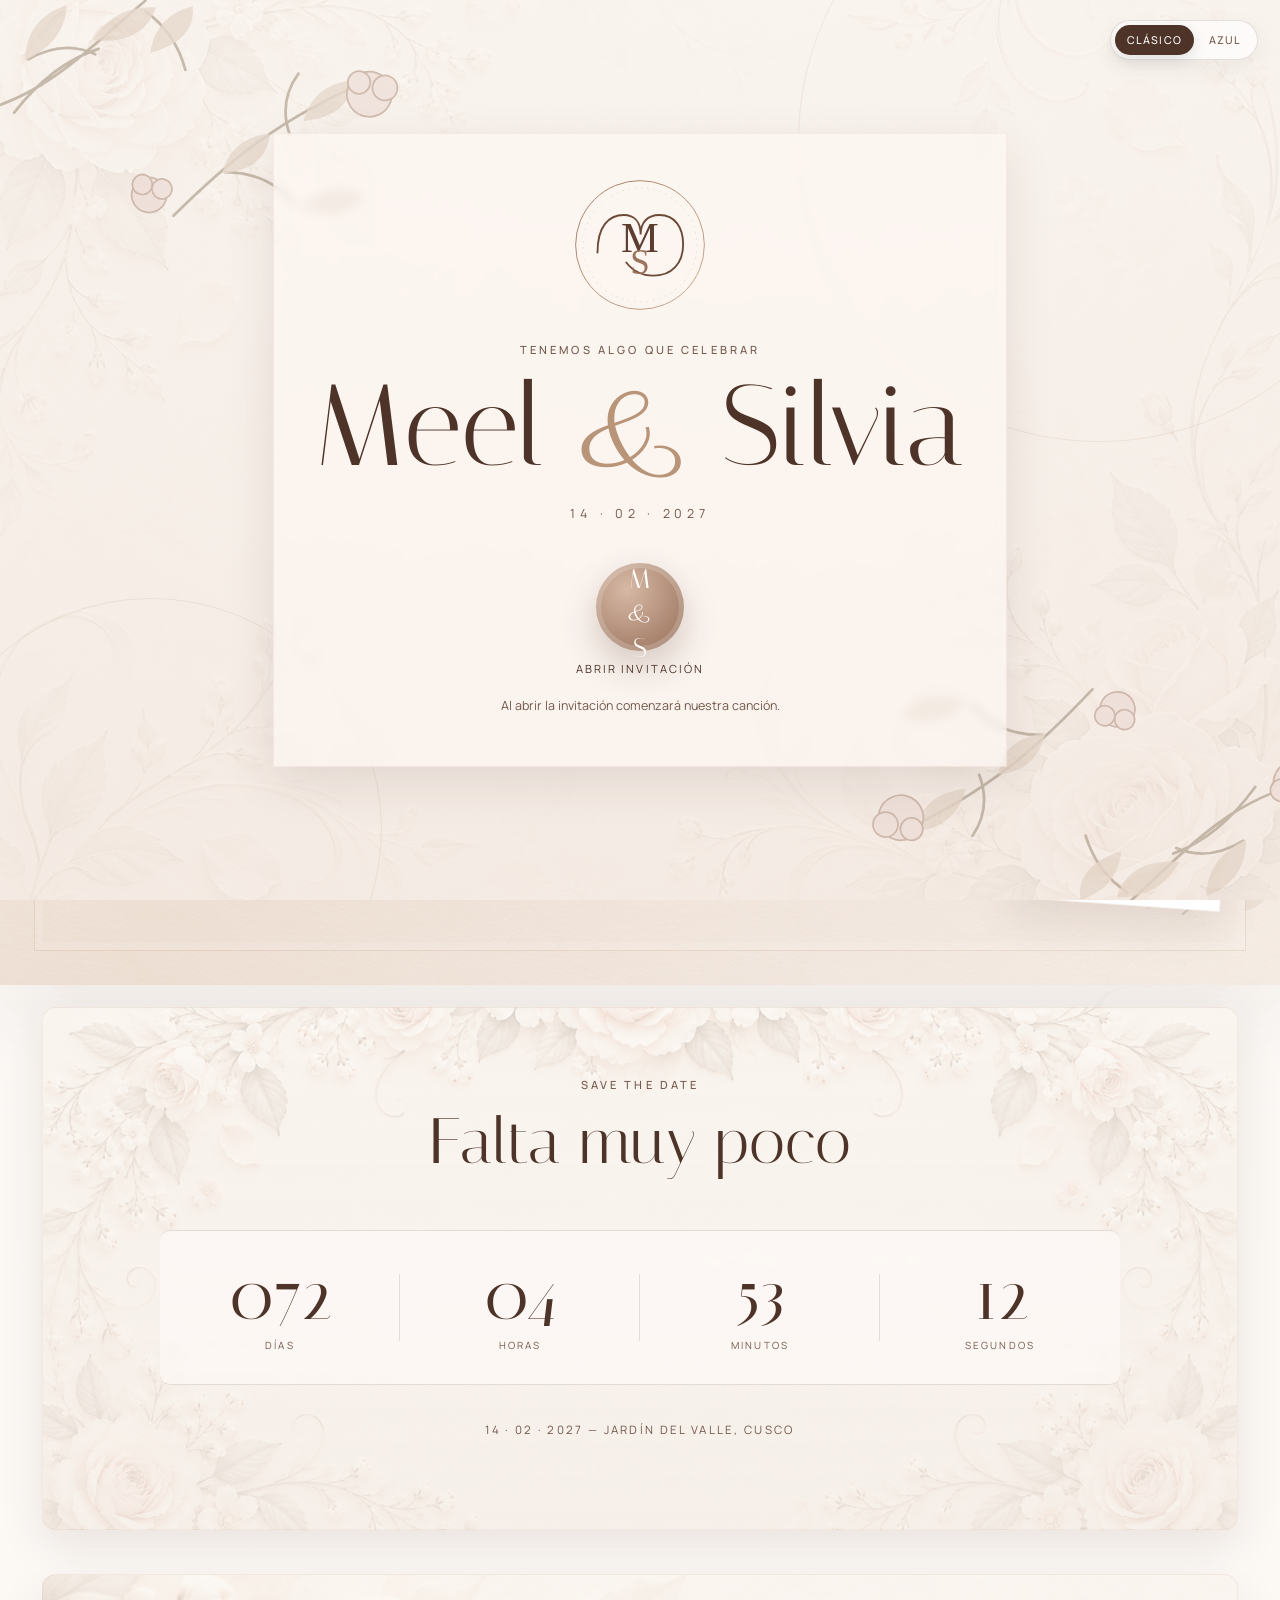
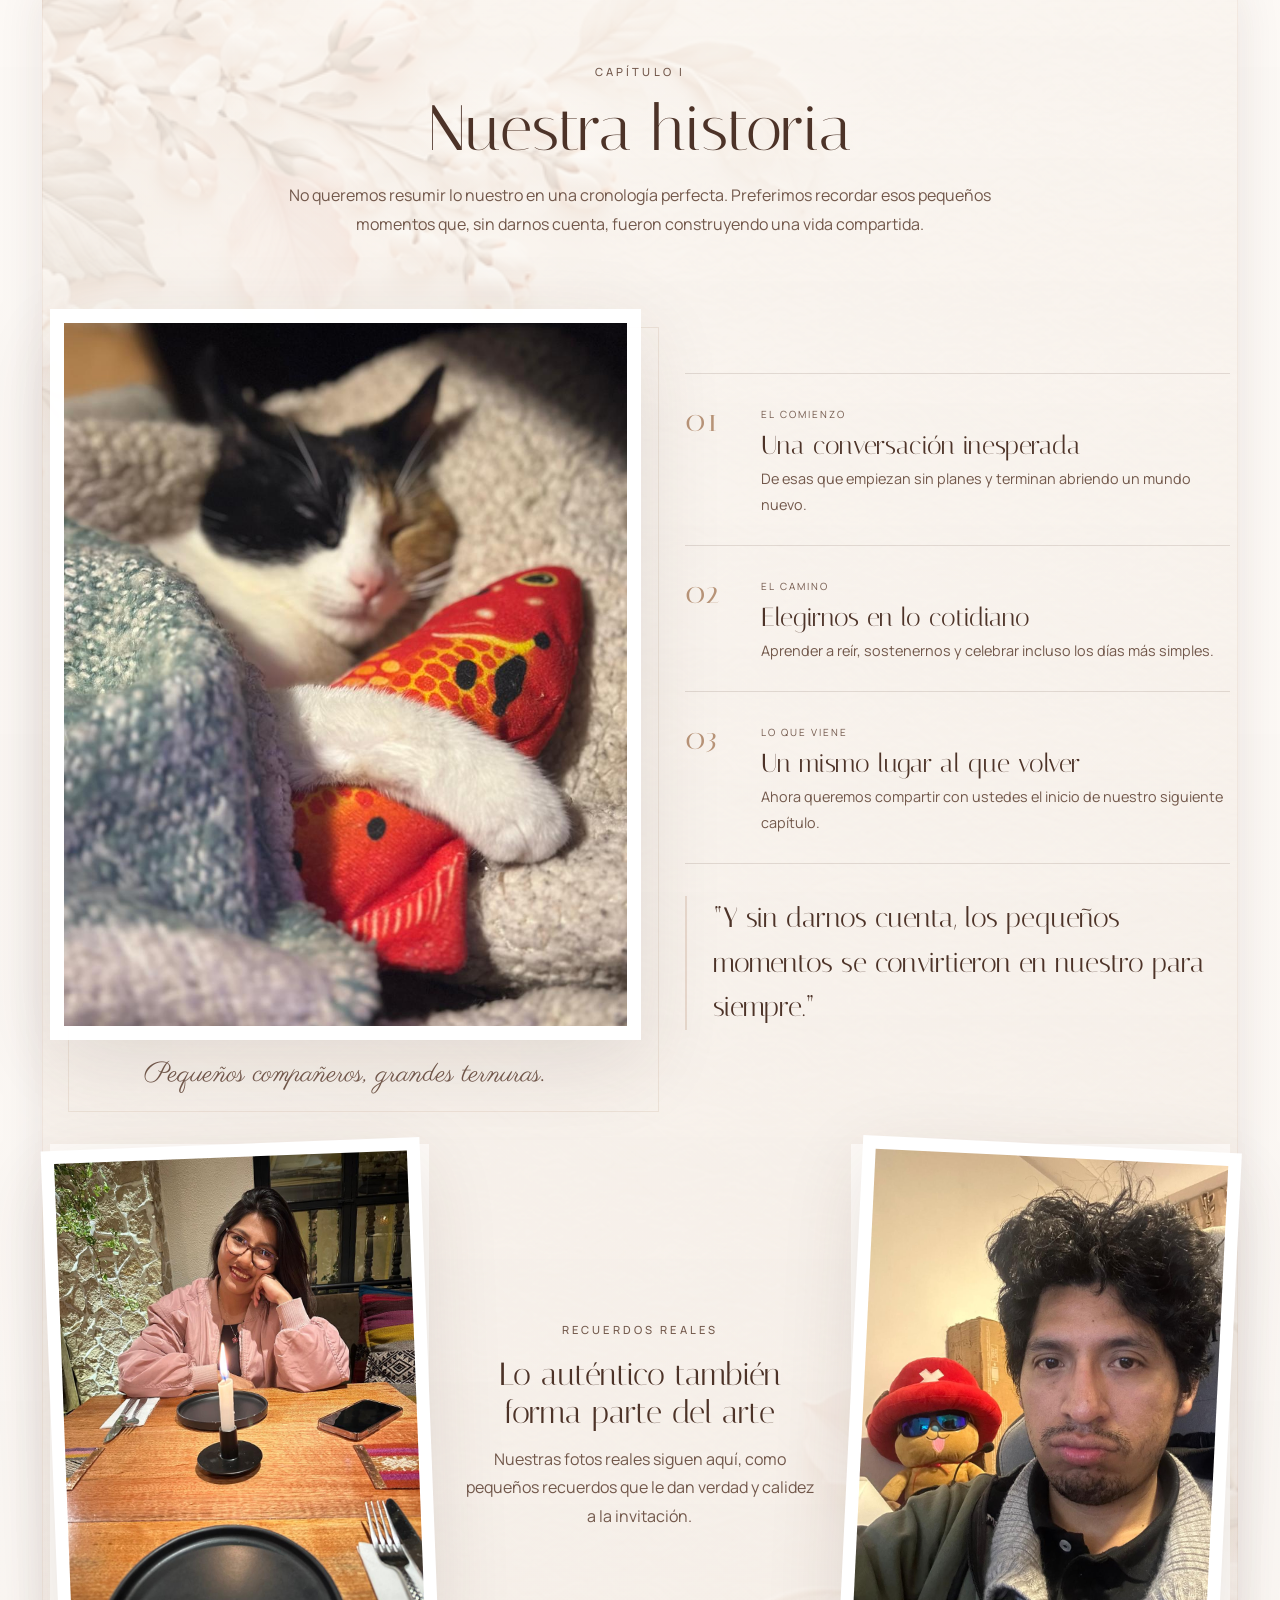
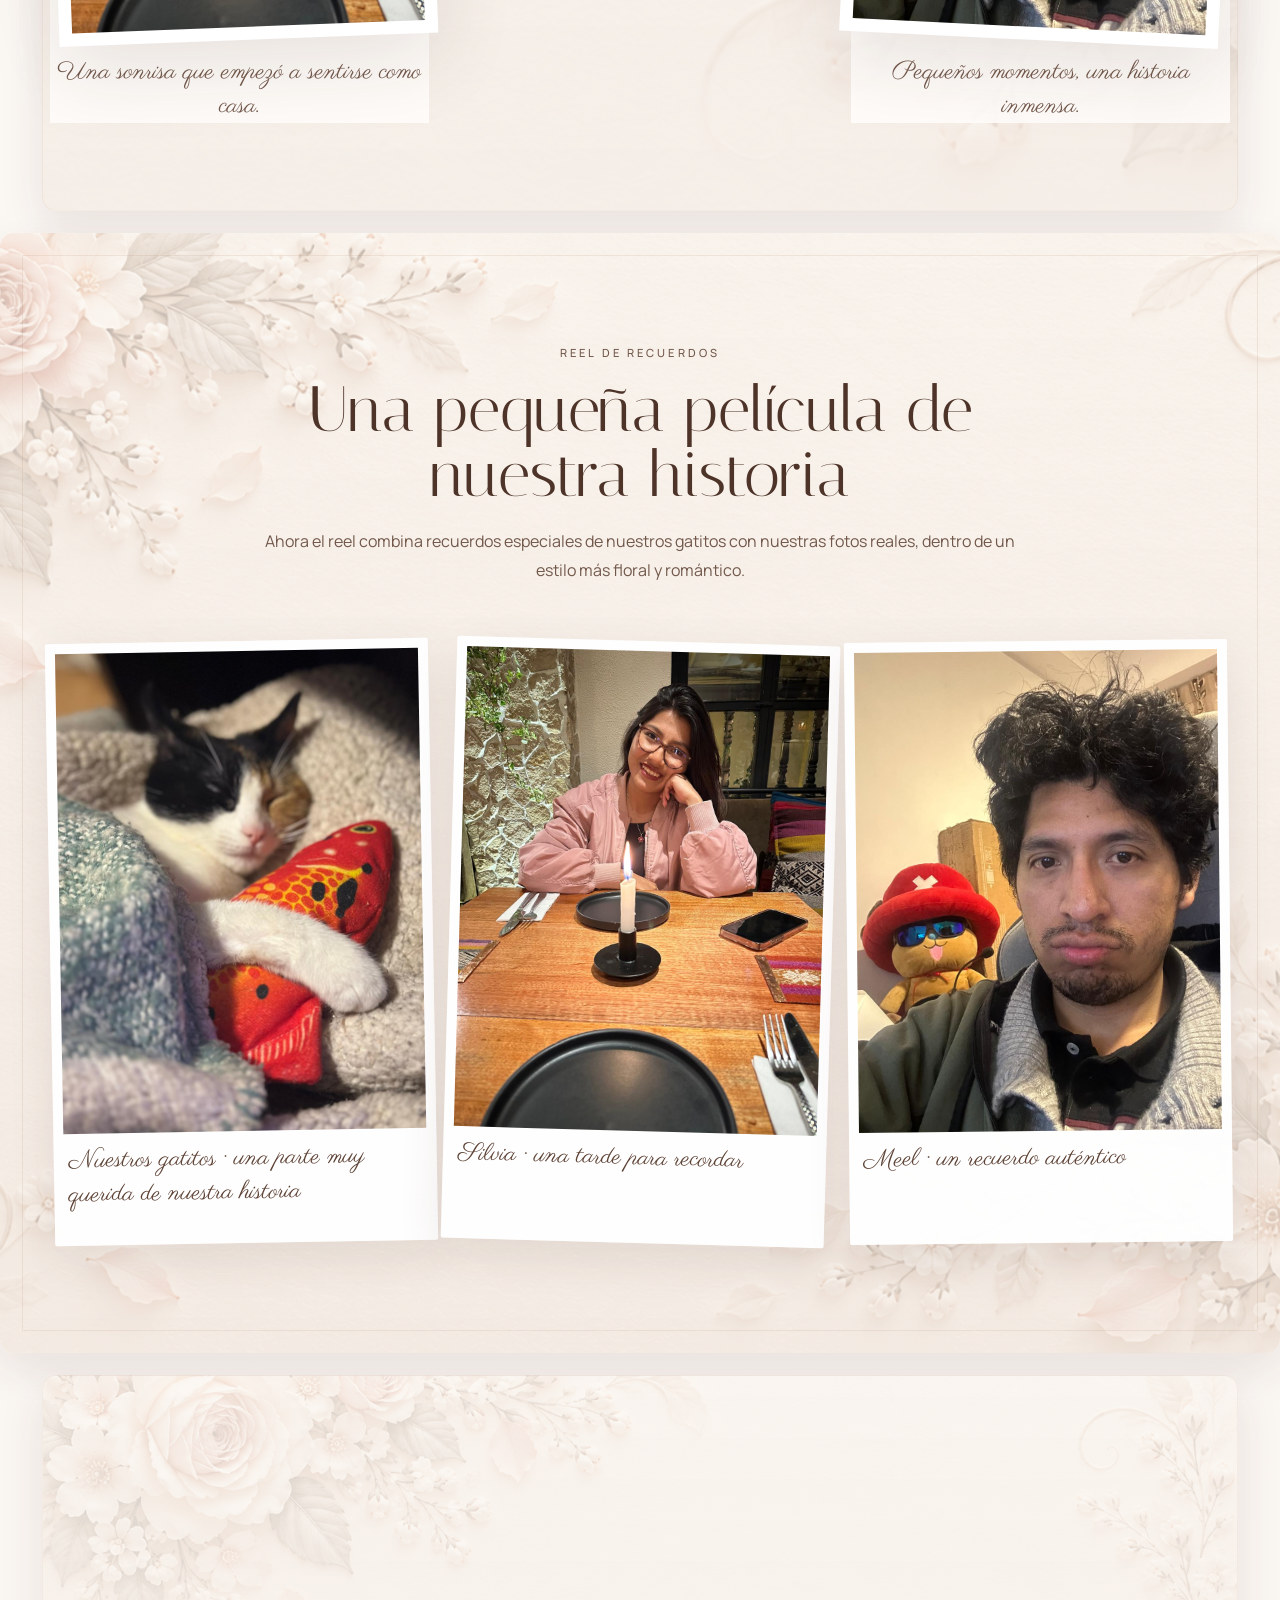
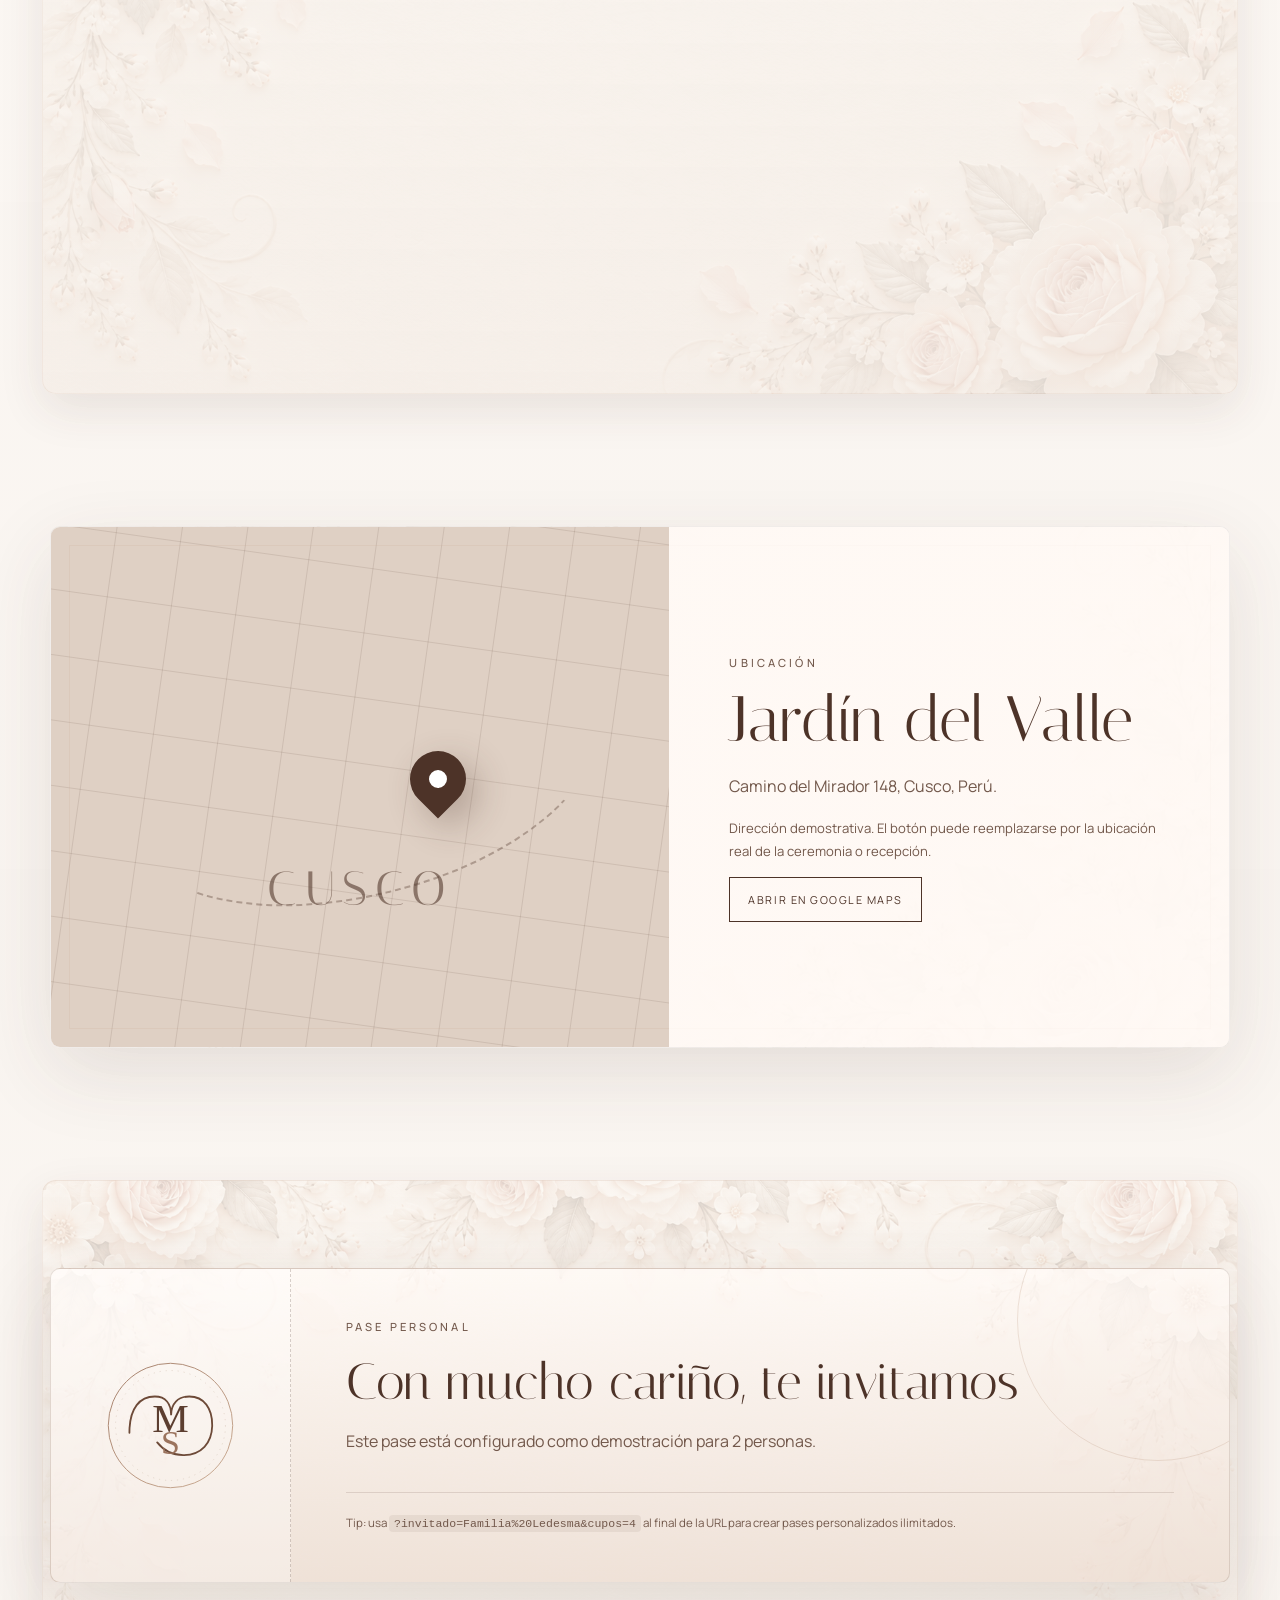
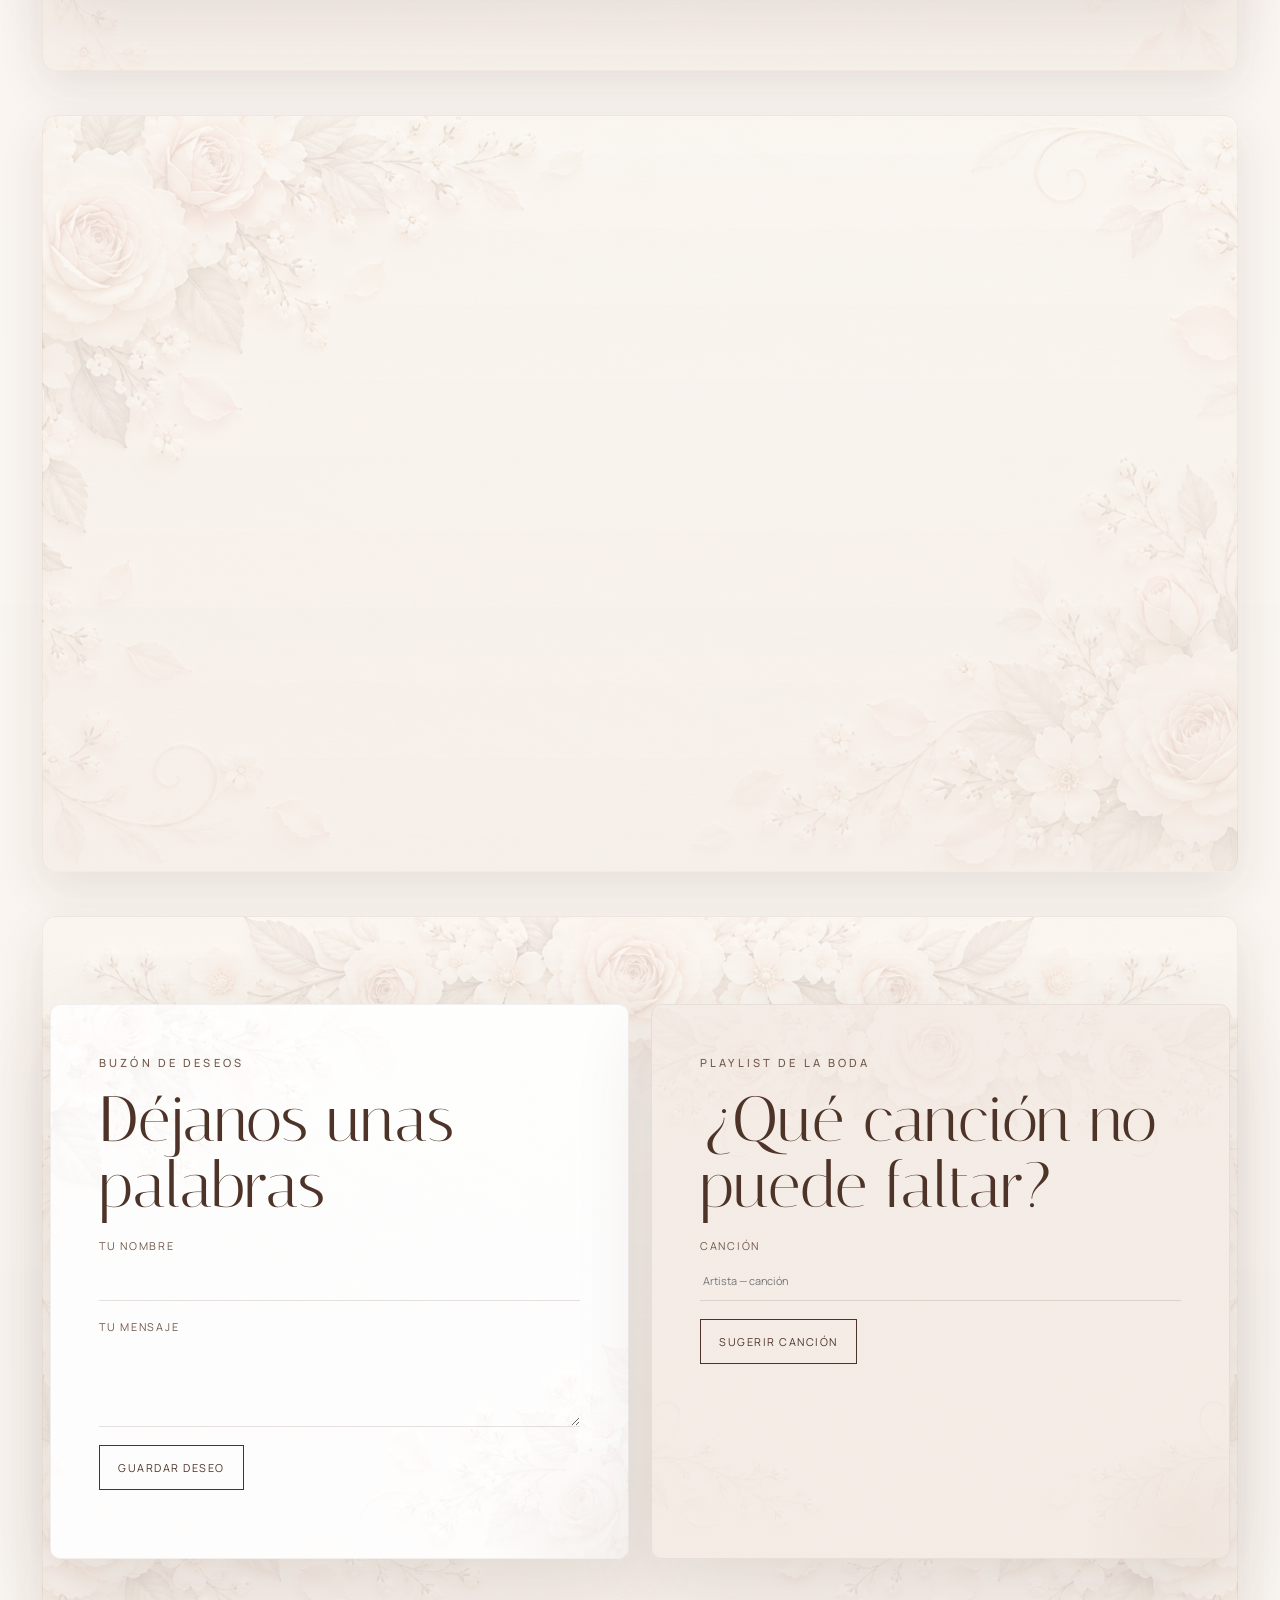
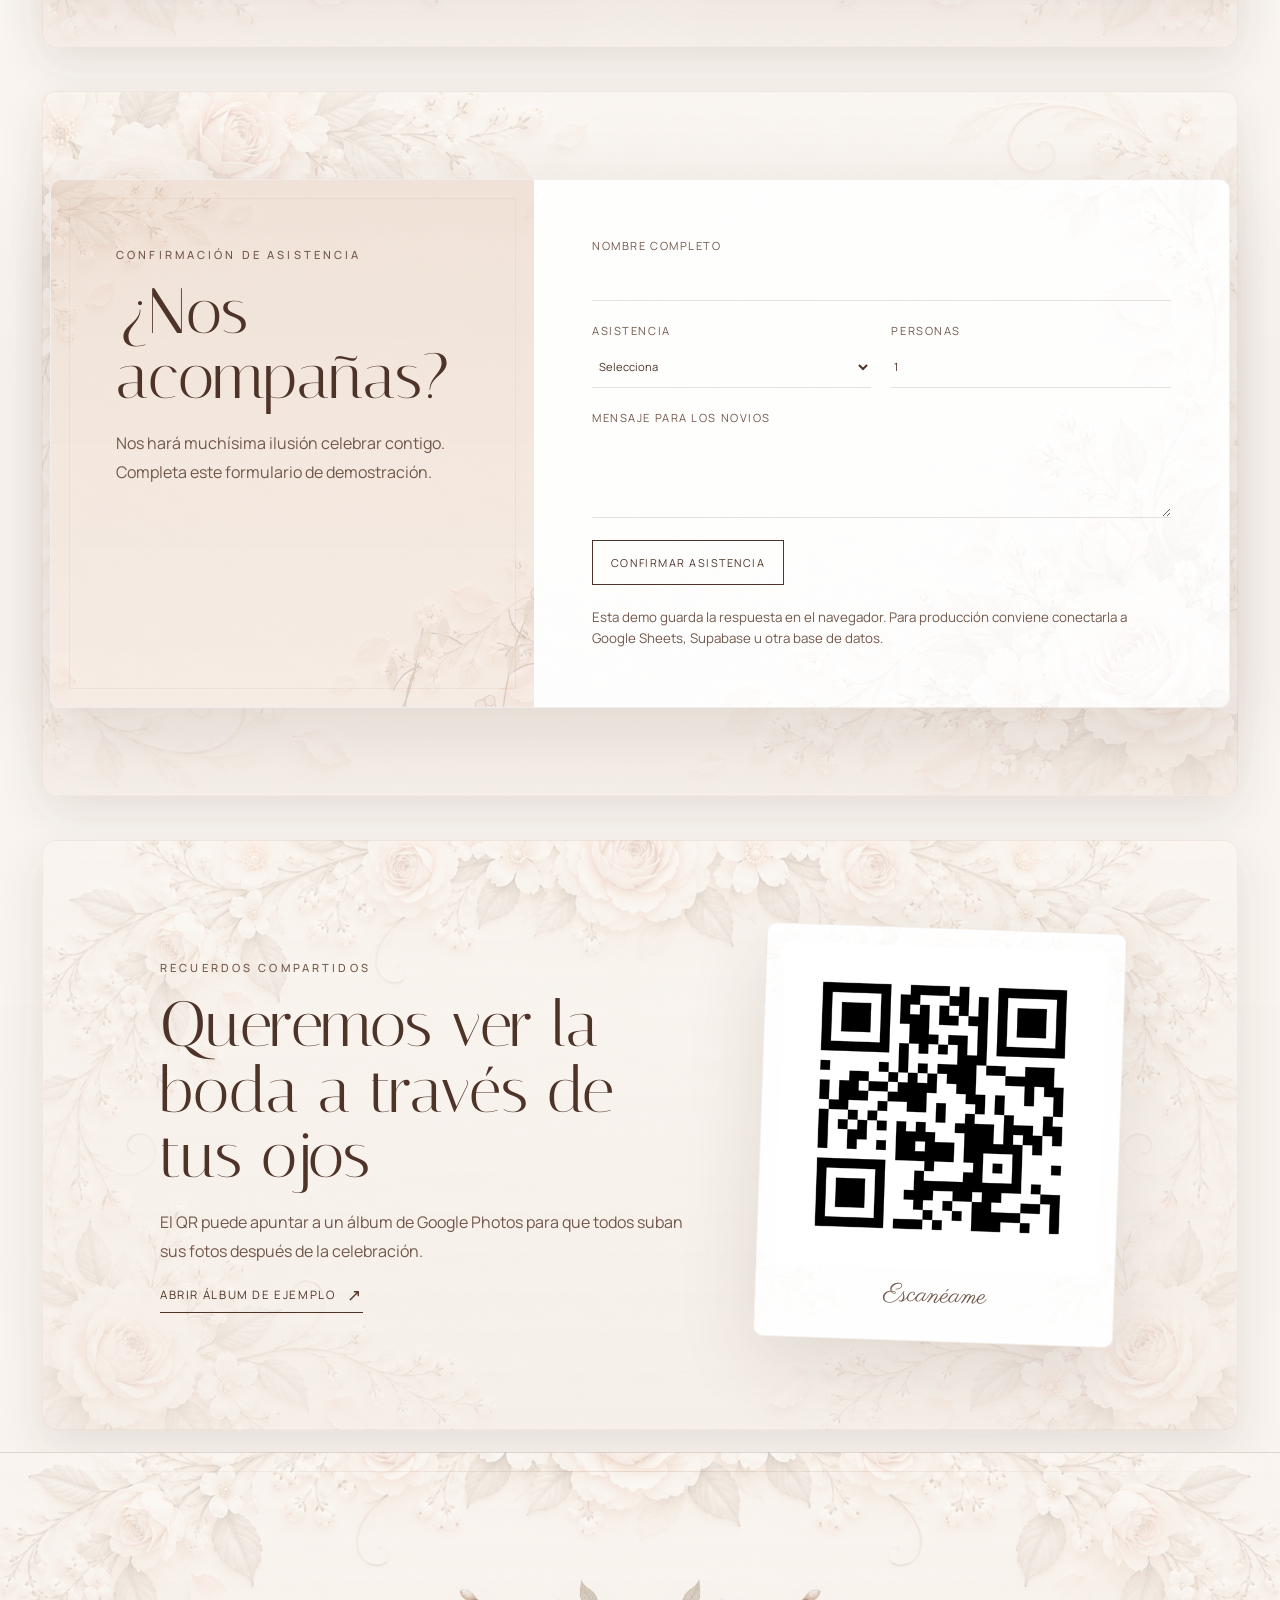
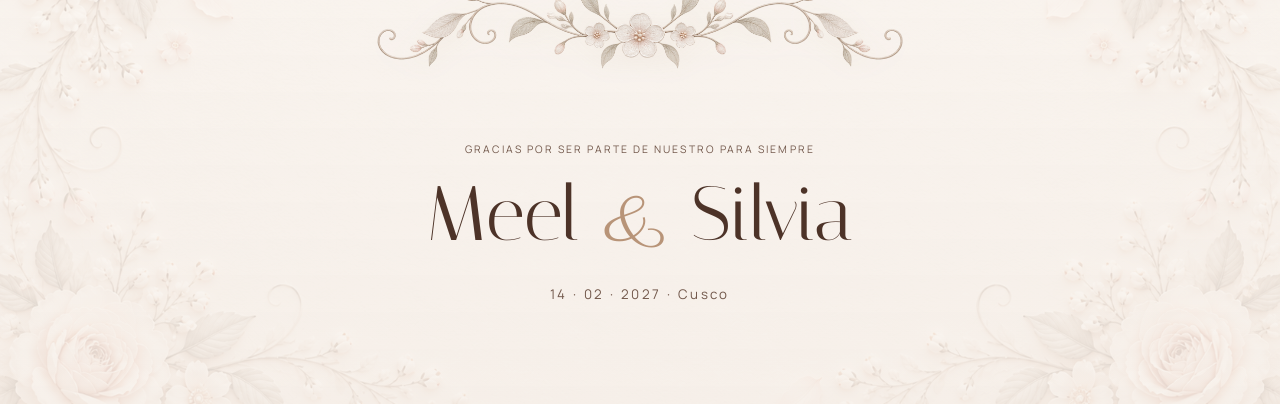
<file: index.html>
<!doctype html>
<html lang="es">
<head>
  <meta charset="utf-8" />
  <meta name="viewport" content="width=device-width, initial-scale=1" />
  <meta name="theme-color" content="#f4eee8" />
  <title>Meel & Silvia — Invitación</title>
  <meta name="description" content="Invitación web premium de boda — Meel & Silvia" />
  <meta property="og:title" content="Meel & Silvia — Nos casamos" />
  <meta property="og:description" content="Acompáñanos en nuestro gran día." />
  <meta property="og:type" content="website" />
  <link rel="preconnect" href="https://fonts.googleapis.com">
  <link rel="preconnect" href="https://fonts.gstatic.com" crossorigin>
  <link href="https://fonts.googleapis.com/css2?family=Allura&family=Cormorant+Garamond:ital,wght@0,400;0,500;0,600;1,400&family=Italiana&family=Manrope:wght@300;400;500;600&family=Montserrat:wght@300;400;500;600&family=Parisienne&display=swap" rel="stylesheet">
  <link id="themeStylesheet" rel="stylesheet" href="assets/styles-classic.css" />
  <script>
    (function(){
      const p = new URLSearchParams(location.search);
      const q = p.get('tema');
      const saved = localStorage.getItem('ms_visual_theme');
      const theme = q === 'azul' ? 'azul' : (q === 'clasico' ? 'clasico' : (saved === 'azul' ? 'azul' : 'clasico'));
      document.documentElement.dataset.visualTheme = theme;
      document.getElementById('themeStylesheet').href = theme === 'azul' ? 'assets/styles-blue.css' : 'assets/styles-classic.css';
    })();
  </script>
</head>
<body class="is-locked v4-body">
  <div class="noise" aria-hidden="true"></div>
  <div class="paper-petals paper-petals-a" aria-hidden="true"></div>
  <div class="paper-petals paper-petals-b" aria-hidden="true"></div>
  <div class="paper-monogram paper-monogram-a" aria-hidden="true">M&amp;S</div>
  <div class="paper-monogram paper-monogram-b" aria-hidden="true">M&amp;S</div>

  <section class="gate gate-v4" id="gate" aria-label="Abrir invitación">
    <div class="theme-switch gate-theme-switch" aria-label="Elegir estilo visual">
      <button type="button" data-theme-choice="clasico">Clásico</button>
      <button type="button" data-theme-choice="azul">Azul</button>
    </div>
    <img src="assets/floral.svg" alt="" class="gate-floral top" />
    <div class="gate-card gate-card-v4">
      <img src="assets/monogram.svg" class="gate-monogram" alt="Monograma de Meel y Silvia" />
      <p class="kicker">Tenemos algo que celebrar</p>
      <h1>Meel <em>&</em> Silvia</h1>
      <p class="gate-date">14 · 02 · 2027</p>
      <button class="seal-button" id="openInvitation" type="button">
        <span class="seal-mark">M<span>&</span>S</span>
        <span class="seal-copy">Abrir invitación</span>
      </button>
      <p class="gate-note">Al abrir la invitación comenzará nuestra canción.</p>
    </div>
    <img src="assets/floral.svg" alt="" class="gate-floral bottom" />
  </section>

  <header class="nav-shell" id="navShell">
    <a class="nav-brand" href="#inicio">M<span>&</span>S</a>
    <nav class="nav-links" aria-label="Navegación principal">
      <a href="#historia">Historia</a>
      <a href="#itinerario">Itinerario</a>
      <a href="#ubicacion">Ubicación</a>
      <a href="#regalos">Regalos</a>
      <a href="#confirmacion">RSVP</a>
    </nav>
    <div class="nav-actions">
      <div class="theme-switch" aria-label="Cambiar estilo visual">
        <button type="button" data-theme-choice="clasico">Clásico</button>
        <button type="button" data-theme-choice="azul">Azul</button>
      </div>
      <button class="audio-control" id="audioControl" type="button" aria-label="Reproducir o pausar música">
        <span class="audio-dot"></span>
        <span id="audioLabel">Nuestra canción</span>
      </button>
    </div>
  </header>

  <audio id="weddingSong" loop preload="metadata" playsinline>
    <source src="assets/music.mp3" type="audio/mpeg" />
    <source src="assets/nuestra_cancion.wav" type="audio/wav" />
  </audio>

  <main>
    <section class="hero hero-v4" id="inicio">
      <div class="hero-wash" aria-hidden="true"></div>
      <img src="assets/floral.svg" class="hero-float floral-one" alt="" />
      <img src="assets/floral.svg" class="hero-float floral-two" alt="" />
      <div class="hero-grid hero-grid-v4">
        <div class="hero-copy reveal">
          <p class="kicker">Con nuestras familias y con todo el corazón</p>
          <h2 class="hero-title">Meel <span>&</span> Silvia</h2>
          <p class="hero-subtitle">Nos casamos</p>
          <div class="ornament" aria-hidden="true"><span></span><i>◇</i><span></span></div>
          <p class="hero-quote">“Hay personas que llegan y, sin hacer ruido, terminan siendo el lugar al que siempre quieres volver.”</p>
          <div class="hero-details">
            <div><small>Fecha</small><strong>14 de febrero de 2027</strong></div>
            <div><small>Ciudad</small><strong>Cusco, Perú</strong></div>
          </div>
          <a href="#confirmacion" class="text-link">Confirmar asistencia <span>↘</span></a>
        </div>

        <div class="hero-visual reveal" aria-label="Recuerdos especiales de la pareja y sus gatitos">
          <div class="hero-photo-card">
            <div class="hero-photo-mat">
              <img src="assets/companions-01.png" alt="Foto especial de una gatita carey, parte de la historia de Meel y Silvia" />
            </div>
            <p class="hero-photo-caption">Nuestros pequeños amores también forman parte de esta historia.</p>
          </div>
          <div class="mini-polaroid mini-meel">
            <img src="assets/meel.png" alt="Foto real de Meel" />
            <span>Meel</span>
          </div>
          <div class="mini-polaroid mini-silvia">
            <img src="assets/silvia.png" alt="Foto real de Silvia" />
            <span>Silvia</span>
          </div>
          <div class="hero-watermark-note">El comienzo de nuestro para siempre</div>
        </div>
      </div>
    </section>

    <section class="countdown-section section-pad reveal" aria-labelledby="countTitle">
      <div class="section-heading centered">
        <p class="kicker">Save the date</p>
        <h3 id="countTitle">Falta muy poco</h3>
      </div>
      <div class="countdown countdown-v4" aria-live="polite">
        <div><strong id="days">000</strong><span>Días</span></div>
        <div><strong id="hours">00</strong><span>Horas</span></div>
        <div><strong id="minutes">00</strong><span>Minutos</span></div>
        <div><strong id="seconds">00</strong><span>Segundos</span></div>
      </div>
      <p class="countdown-line">14 · 02 · 2027 — Jardín del Valle, Cusco</p>
    </section>

    <section class="story section-pad" id="historia">
      <div class="story-intro reveal">
        <p class="kicker">Capítulo I</p>
        <h3>Nuestra historia</h3>
        <p>No queremos resumir lo nuestro en una cronología perfecta. Preferimos recordar esos pequeños momentos que, sin darnos cuenta, fueron construyendo una vida compartida.</p>
      </div>

      <div class="story-v4-shell reveal">
        <div class="story-v4-photo">
          <div class="story-v4-mat">
            <img src="assets/companions-02.png" alt="Foto especial de un gatito descansando con su pez de juguete" />
          </div>
          <figcaption>Pequeños compañeros, grandes ternuras.</figcaption>
        </div>
        <div class="story-v4-copy">
          <div class="story-chapters">
            <article><span>01</span><div><small>El comienzo</small><h4>Una conversación inesperada</h4><p>De esas que empiezan sin planes y terminan abriendo un mundo nuevo.</p></div></article>
            <article><span>02</span><div><small>El camino</small><h4>Elegirnos en lo cotidiano</h4><p>Aprender a reír, sostenernos y celebrar incluso los días más simples.</p></div></article>
            <article><span>03</span><div><small>Lo que viene</small><h4>Un mismo lugar al que volver</h4><p>Ahora queremos compartir con ustedes el inicio de nuestro siguiente capítulo.</p></div></article>
          </div>
          <blockquote class="love-line">“Y sin darnos cuenta, los pequeños momentos se convirtieron en nuestro para siempre.”</blockquote>
        </div>
      </div>

      <div class="real-memories reveal">
        <div class="memory-card">
          <div class="photo-mat"><img src="assets/silvia.png" alt="Retrato real de Silvia" /></div>
          <figcaption>Una sonrisa que empezó a sentirse como casa.</figcaption>
        </div>
        <div class="memory-center-copy">
          <p class="kicker">Recuerdos reales</p>
          <h4>Lo auténtico también forma parte del arte</h4>
          <p>Nuestras fotos reales siguen aquí, como pequeños recuerdos que le dan verdad y calidez a la invitación.</p>
        </div>
        <div class="memory-card second">
          <div class="photo-mat"><img src="assets/meel.png" alt="Retrato real de Meel" /></div>
          <figcaption>Pequeños momentos, una historia inmensa.</figcaption>
        </div>
      </div>
    </section>

    <section class="memory-film section-pad reveal" aria-labelledby="memTitle">
      <div class="section-heading centered narrow">
        <p class="kicker">Reel de recuerdos</p>
        <h3 id="memTitle">Una pequeña película de nuestra historia</h3>
        <p>Ahora el reel combina recuerdos especiales de nuestros gatitos con nuestras fotos reales, dentro de un estilo más floral y romántico.</p>
      </div>
      <div class="film-strip" id="filmStrip">
        <figure class="film-card active"><img src="assets/companions-02.png" alt="Meel y Silvia al atardecer" /><figcaption>Nuestros gatitos · una parte muy querida de nuestra historia</figcaption></figure>
        <figure class="film-card"><img src="assets/silvia.png" alt="Silvia" /><figcaption>Silvia · una tarde para recordar</figcaption></figure>
        <figure class="film-card"><img src="assets/meel.png" alt="Meel" /><figcaption>Meel · un recuerdo auténtico</figcaption></figure>
      </div>
      <div class="film-controls" aria-label="Controles de galería">
        <button type="button" data-film="prev" aria-label="Foto anterior">←</button>
        <div class="film-progress"><span id="filmProgress"></span></div>
        <button type="button" data-film="next" aria-label="Foto siguiente">→</button>
      </div>
    </section>

    <section class="itinerary section-pad" id="itinerario">
      <div class="section-heading reveal">
        <p class="kicker">Capítulo II</p>
        <h3>El gran día</h3>
        <p>Una secuencia sencilla, elegante y fácil de leer desde el celular.</p>
      </div>
      <div class="timeline-art reveal">
        <svg class="timeline-path" viewBox="0 0 1200 230" preserveAspectRatio="none" aria-hidden="true">
          <path d="M20 118 C180 20 320 210 470 118 S780 25 930 118 S1100 205 1180 112" fill="none" stroke="currentColor" stroke-width="1.2" stroke-dasharray="3 7" />
        </svg>
        <article style="--x: 8%; --y: 48%"><span>16:00</span><strong>Ceremonia</strong><small>Parroquia de San Blas</small></article>
        <article style="--x: 33%; --y: 63%"><span>18:00</span><strong>Recepción</strong><small>Jardín del Valle</small></article>
        <article style="--x: 58%; --y: 41%"><span>20:00</span><strong>Cena &amp; brindis</strong><small>Salón principal</small></article>
        <article style="--x: 82%; --y: 60%"><span>22:00</span><strong>Fiesta</strong><small>Hasta que el cuerpo aguante</small></article>
      </div>
    </section>

    <section class="location section-pad" id="ubicacion">
      <div class="location-card reveal">
        <div class="location-art">
          <div class="map-grid"></div>
          <div class="map-route"></div>
          <div class="pin"><i></i></div>
          <span class="map-label">CUSCO</span>
        </div>
        <div class="location-copy">
          <p class="kicker">Ubicación</p>
          <h3>Jardín del Valle</h3>
          <p>Camino del Mirador 148, Cusco, Perú.</p>
          <p class="muted-small">Dirección demostrativa. El botón puede reemplazarse por la ubicación real de la ceremonia o recepción.</p>
          <a class="button-ink" target="_blank" rel="noreferrer" href="https://www.google.com/maps/search/?api=1&query=Cusco+Peru">Abrir en Google Maps</a>
        </div>
      </div>
    </section>

    <section class="guest-pass-section section-pad reveal" id="pase">
      <div class="guest-pass" id="guestPass">
        <div class="pass-monogram"><img src="assets/monogram.svg" alt="" /></div>
        <div class="pass-copy">
          <p class="kicker">Pase personal</p>
          <h3 id="guestDisplay">Con mucho cariño, te invitamos</h3>
          <p id="guestSeats">Este pase está configurado como demostración para 2 personas.</p>
          <div class="pass-rule"></div>
          <small>Tip: usa <code>?invitado=Familia%20Ledesma&cupos=4</code> al final de la URL para crear pases personalizados ilimitados.</small>
        </div>
      </div>
    </section>

    <section class="gifts section-pad" id="regalos">
      <div class="letter reveal">
        <img src="assets/floral.svg" class="letter-floral" alt="" />
        <p class="kicker">Mesa de regalos</p>
        <h3>Su presencia ya es un regalo</h3>
        <p>Pero si desean acompañarnos con un detalle, hemos dejado estas opciones de ejemplo para mostrar cómo se integraría en la invitación final.</p>
        <div class="gift-lines">
          <div><span>Yape / Plin</span><strong>999 555 111</strong></div>
          <div><span>Cuenta BCP</span><strong>191-88997766-0-22</strong></div>
          <div><span>Lista de regalos</span><strong>Falabella · SinEnvolturas</strong></div>
        </div>
      </div>
    </section>

    <section class="interaction section-pad">
      <div class="interaction-grid">
        <article class="interaction-card reveal">
          <p class="kicker">Buzón de deseos</p>
          <h3>Déjanos unas palabras</h3>
          <form id="wishForm" class="editorial-form">
            <label>Tu nombre<input id="wishName" required autocomplete="name" /></label>
            <label>Tu mensaje<textarea id="wishText" rows="4" required></textarea></label>
            <button type="submit" class="button-ink">Guardar deseo</button>
          </form>
          <div id="wishList" class="saved-notes"></div>
        </article>
        <article class="interaction-card dark reveal">
          <p class="kicker">Playlist de la boda</p>
          <h3>¿Qué canción no puede faltar?</h3>
          <form id="songForm" class="editorial-form inverse">
            <label>Canción<input id="songInput" required placeholder="Artista — canción" /></label>
            <button type="submit" class="button-light">Sugerir canción</button>
          </form>
          <div id="songList" class="saved-notes inverse"></div>
        </article>
      </div>
    </section>

    <section class="rsvp section-pad" id="confirmacion">
      <div class="rsvp-shell reveal">
        <div class="rsvp-copy">
          <p class="kicker">Confirmación de asistencia</p>
          <h3>¿Nos acompañas?</h3>
          <p>Nos hará muchísima ilusión celebrar contigo. Completa este formulario de demostración.</p>
          <img src="assets/floral.svg" alt="" />
        </div>
        <form id="rsvpForm" class="rsvp-form">
          <label>Nombre completo<input id="guestName" required autocomplete="name" /></label>
          <div class="form-two">
            <label>Asistencia<select id="attendance" required><option value="">Selecciona</option><option value="Sí asistiré">Sí asistiré</option><option value="No podré asistir">No podré asistir</option></select></label>
            <label>Personas<input id="guestCount" type="number" min="1" max="8" value="1" required /></label>
          </div>
          <label>Mensaje para los novios<textarea id="guestMessage" rows="4"></textarea></label>
          <button type="submit" class="button-ink">Confirmar asistencia</button>
          <small>Esta demo guarda la respuesta en el navegador. Para producción conviene conectarla a Google Sheets, Supabase u otra base de datos.</small>
        </form>
      </div>
    </section>

    <section class="photos-qr section-pad" id="fotos">
      <div class="qr-layout reveal">
        <div>
          <p class="kicker">Recuerdos compartidos</p>
          <h3>Queremos ver la boda a través de tus ojos</h3>
          <p>El QR puede apuntar a un álbum de Google Photos para que todos suban sus fotos después de la celebración.</p>
          <a class="text-link" href="https://photos.google.com/" target="_blank" rel="noreferrer">Abrir álbum de ejemplo <span>↗</span></a>
        </div>
        <div class="qr-frame"><img src="assets/qr_fotos.png" alt="Código QR para álbum de fotos" /><span>Escanéame</span></div>
      </div>
    </section>
  </main>

  <footer class="site-footer">
    <img src="assets/footer-divider.png" alt="" class="footer-divider" />
    <p>Gracias por ser parte de nuestro para siempre</p>
    <h3>Meel <span>&</span> Silvia</h3>
    <small>14 · 02 · 2027 · Cusco</small>
  </footer>

  <div class="toast" id="toast" role="status" aria-live="polite"></div>
  <script src="assets/app.js"></script>
</body>
</html>
</file>
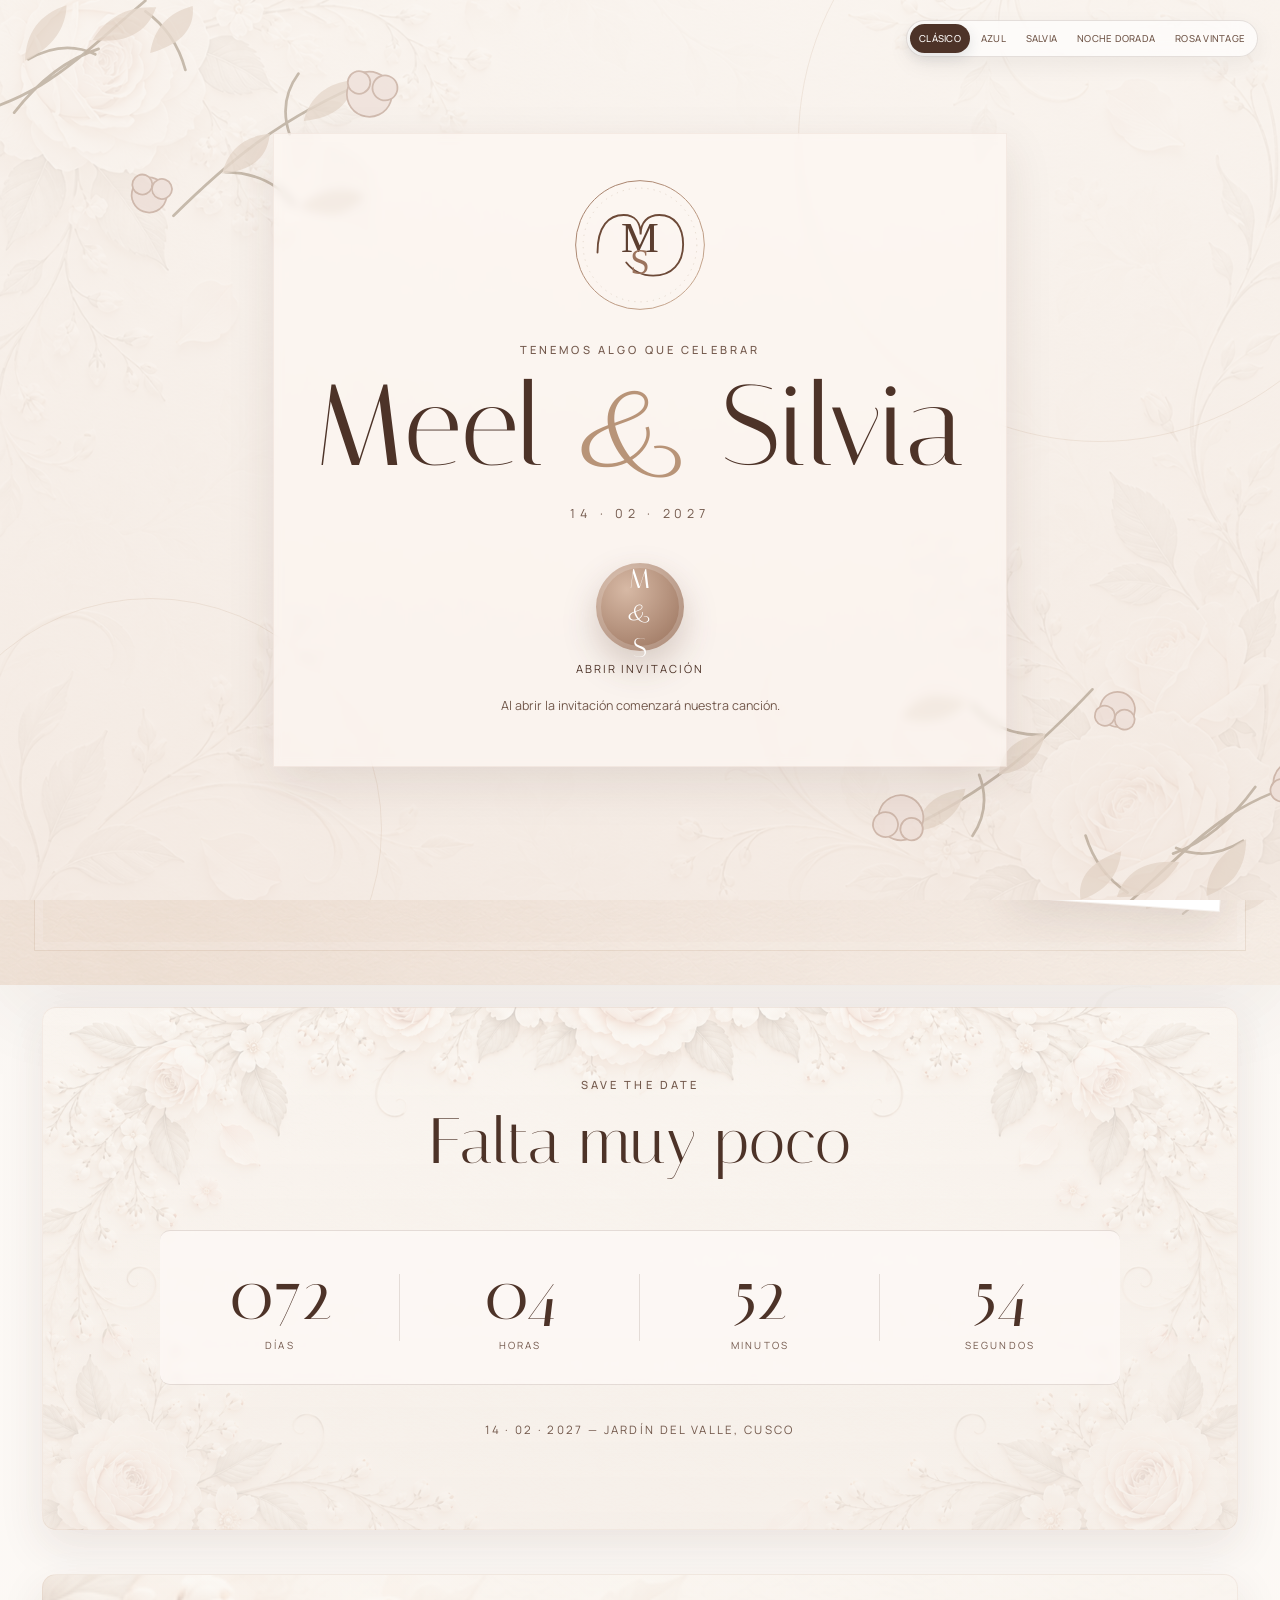
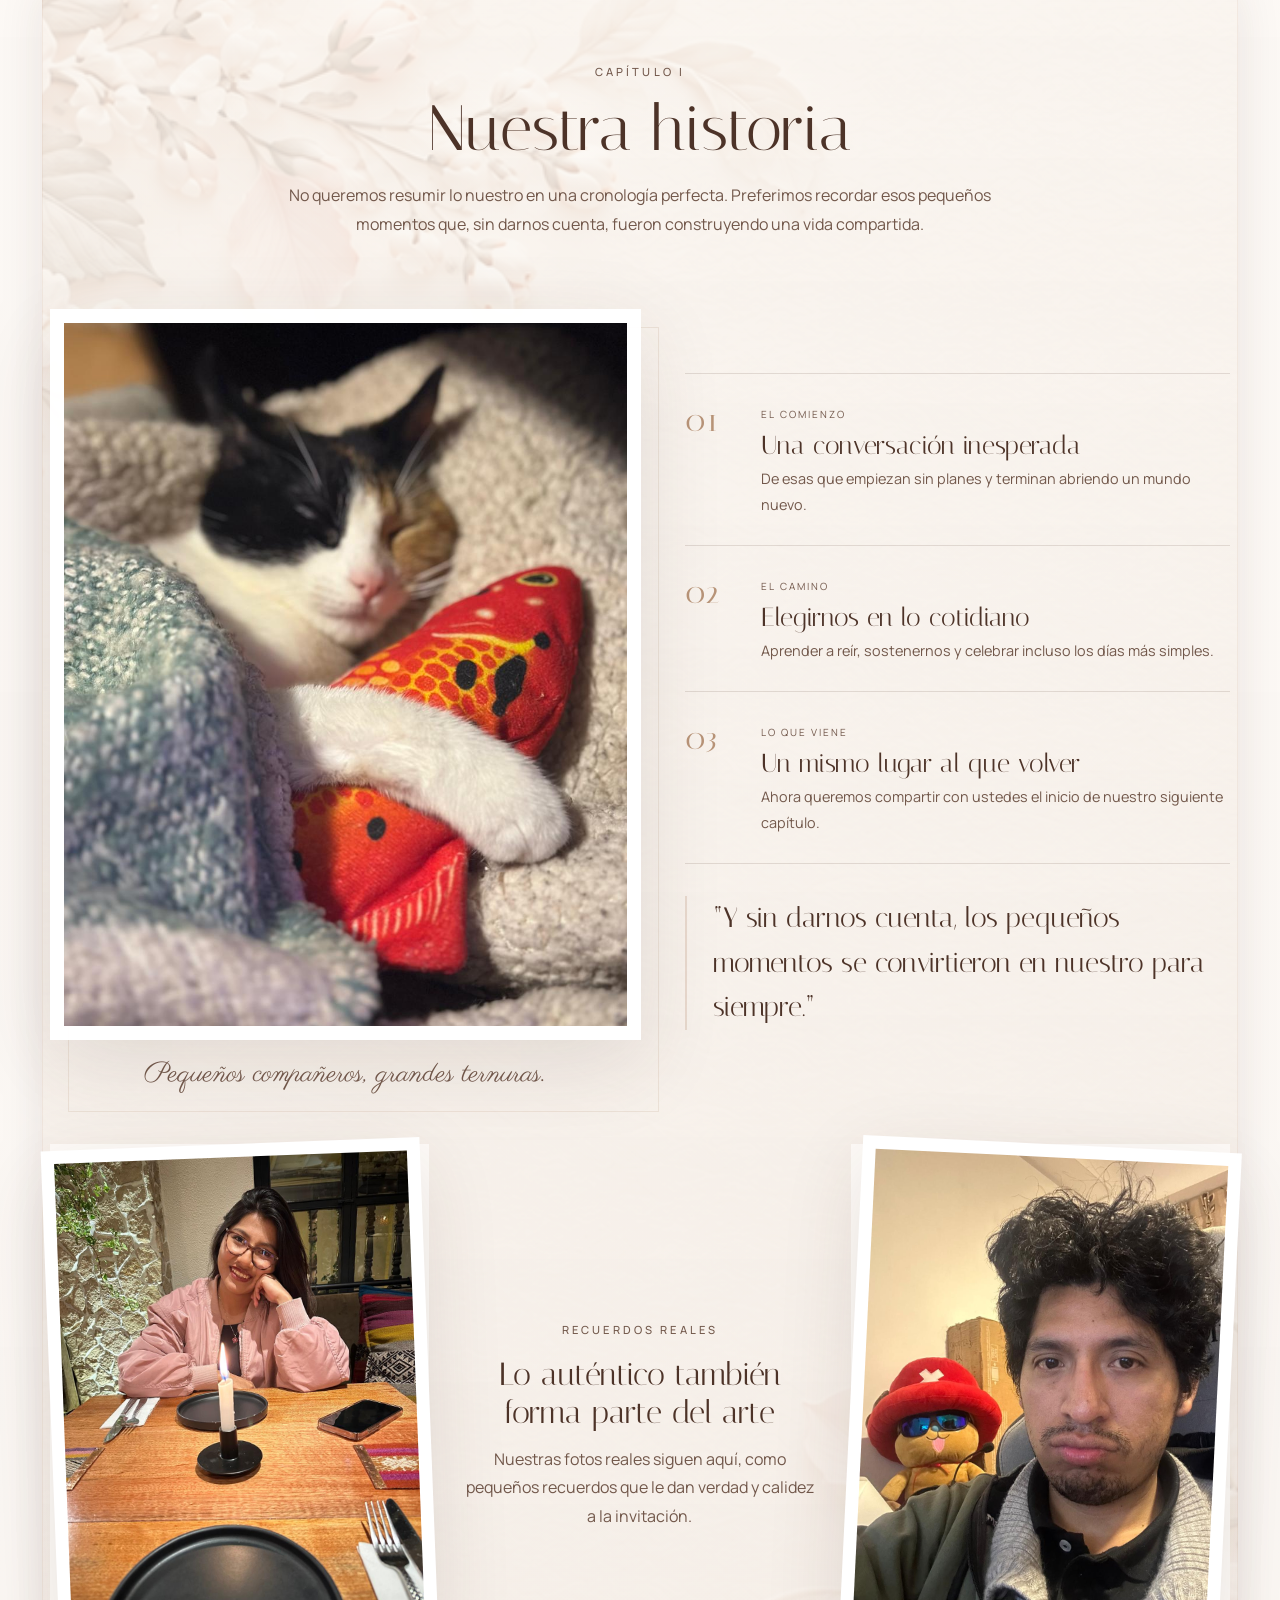
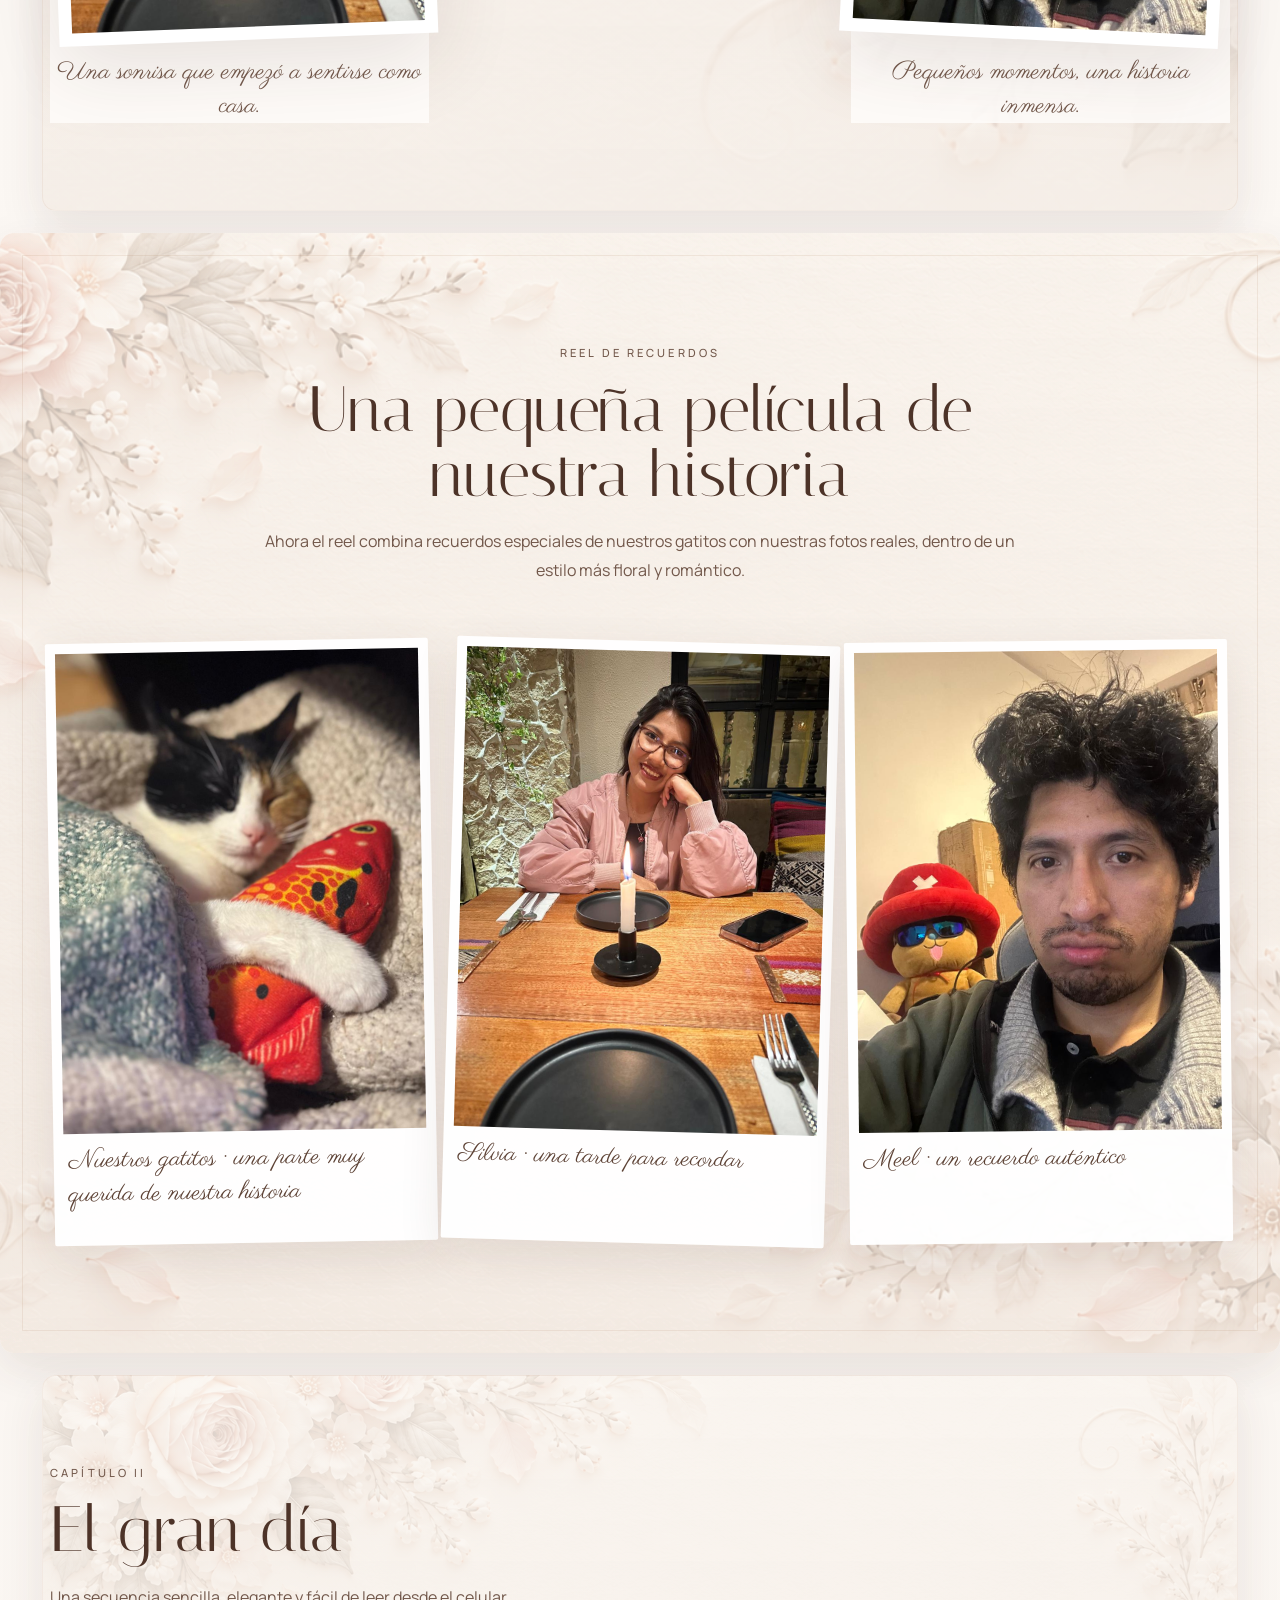
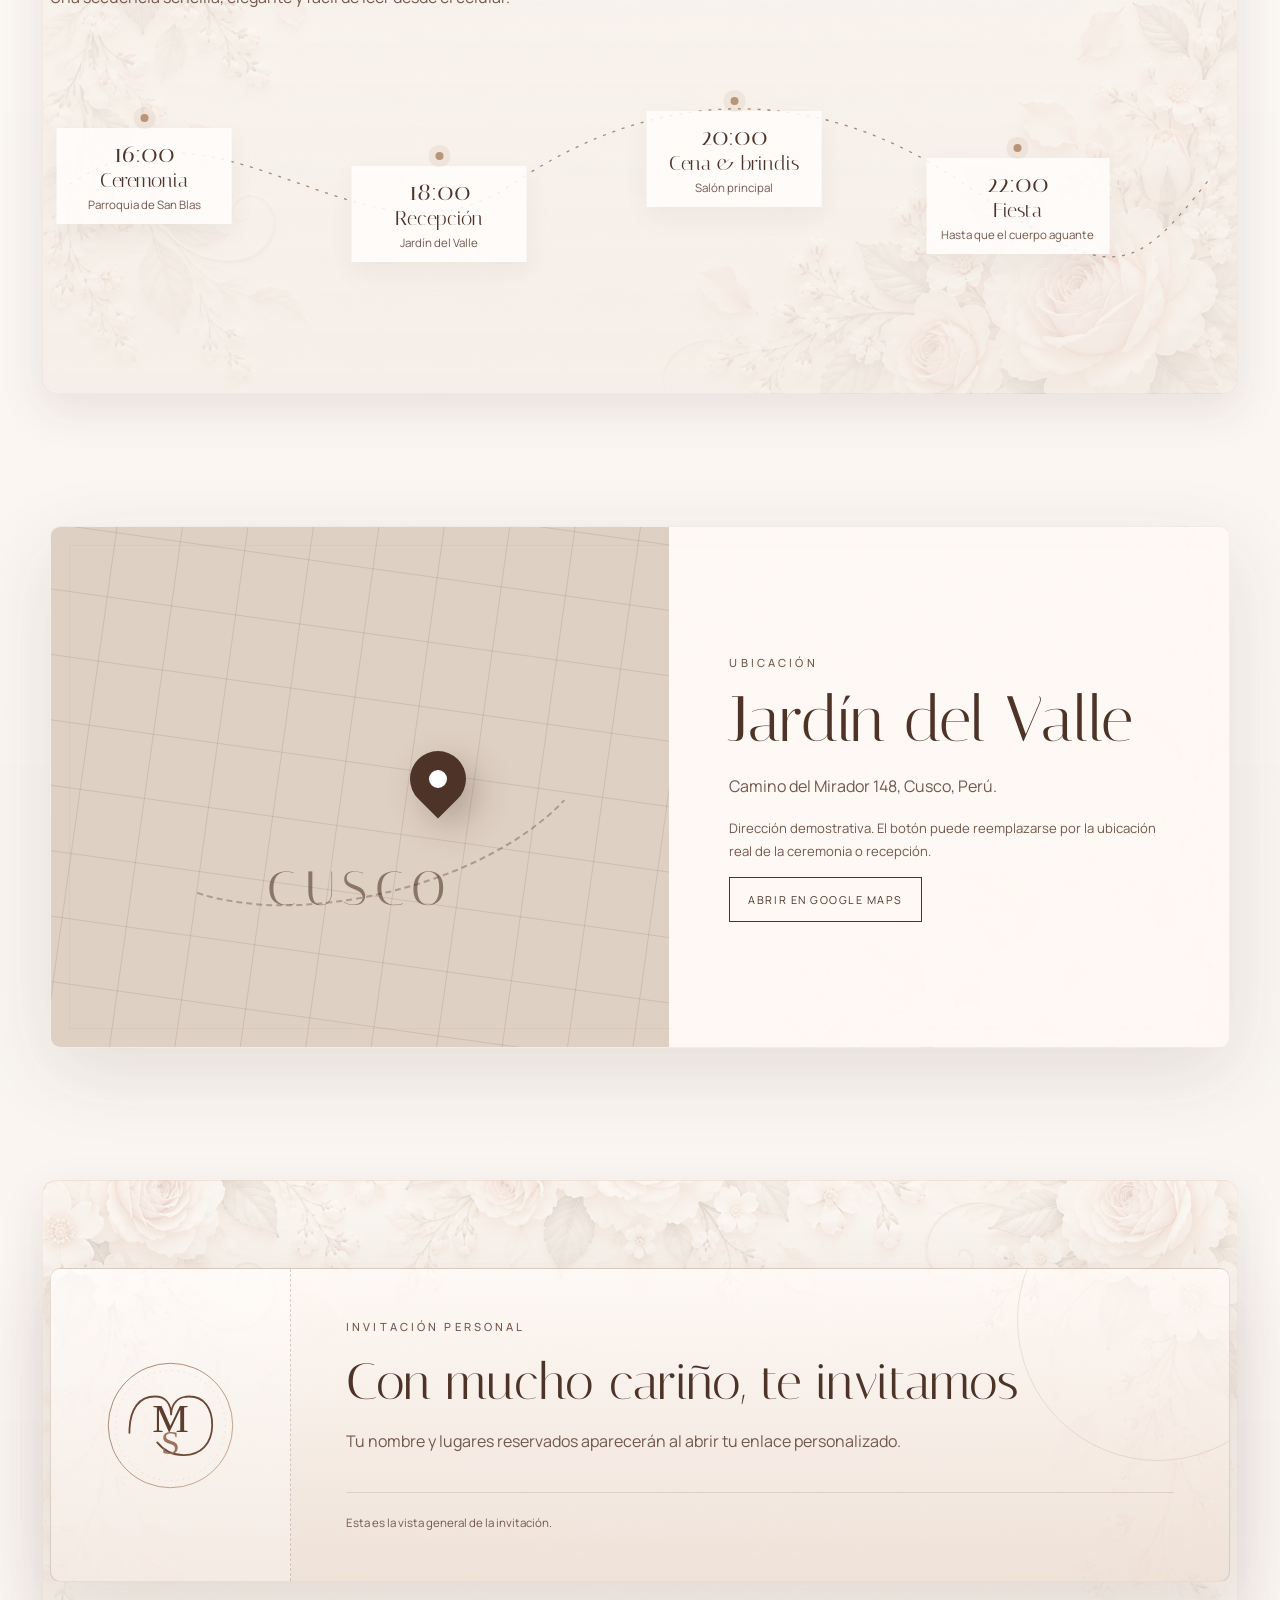
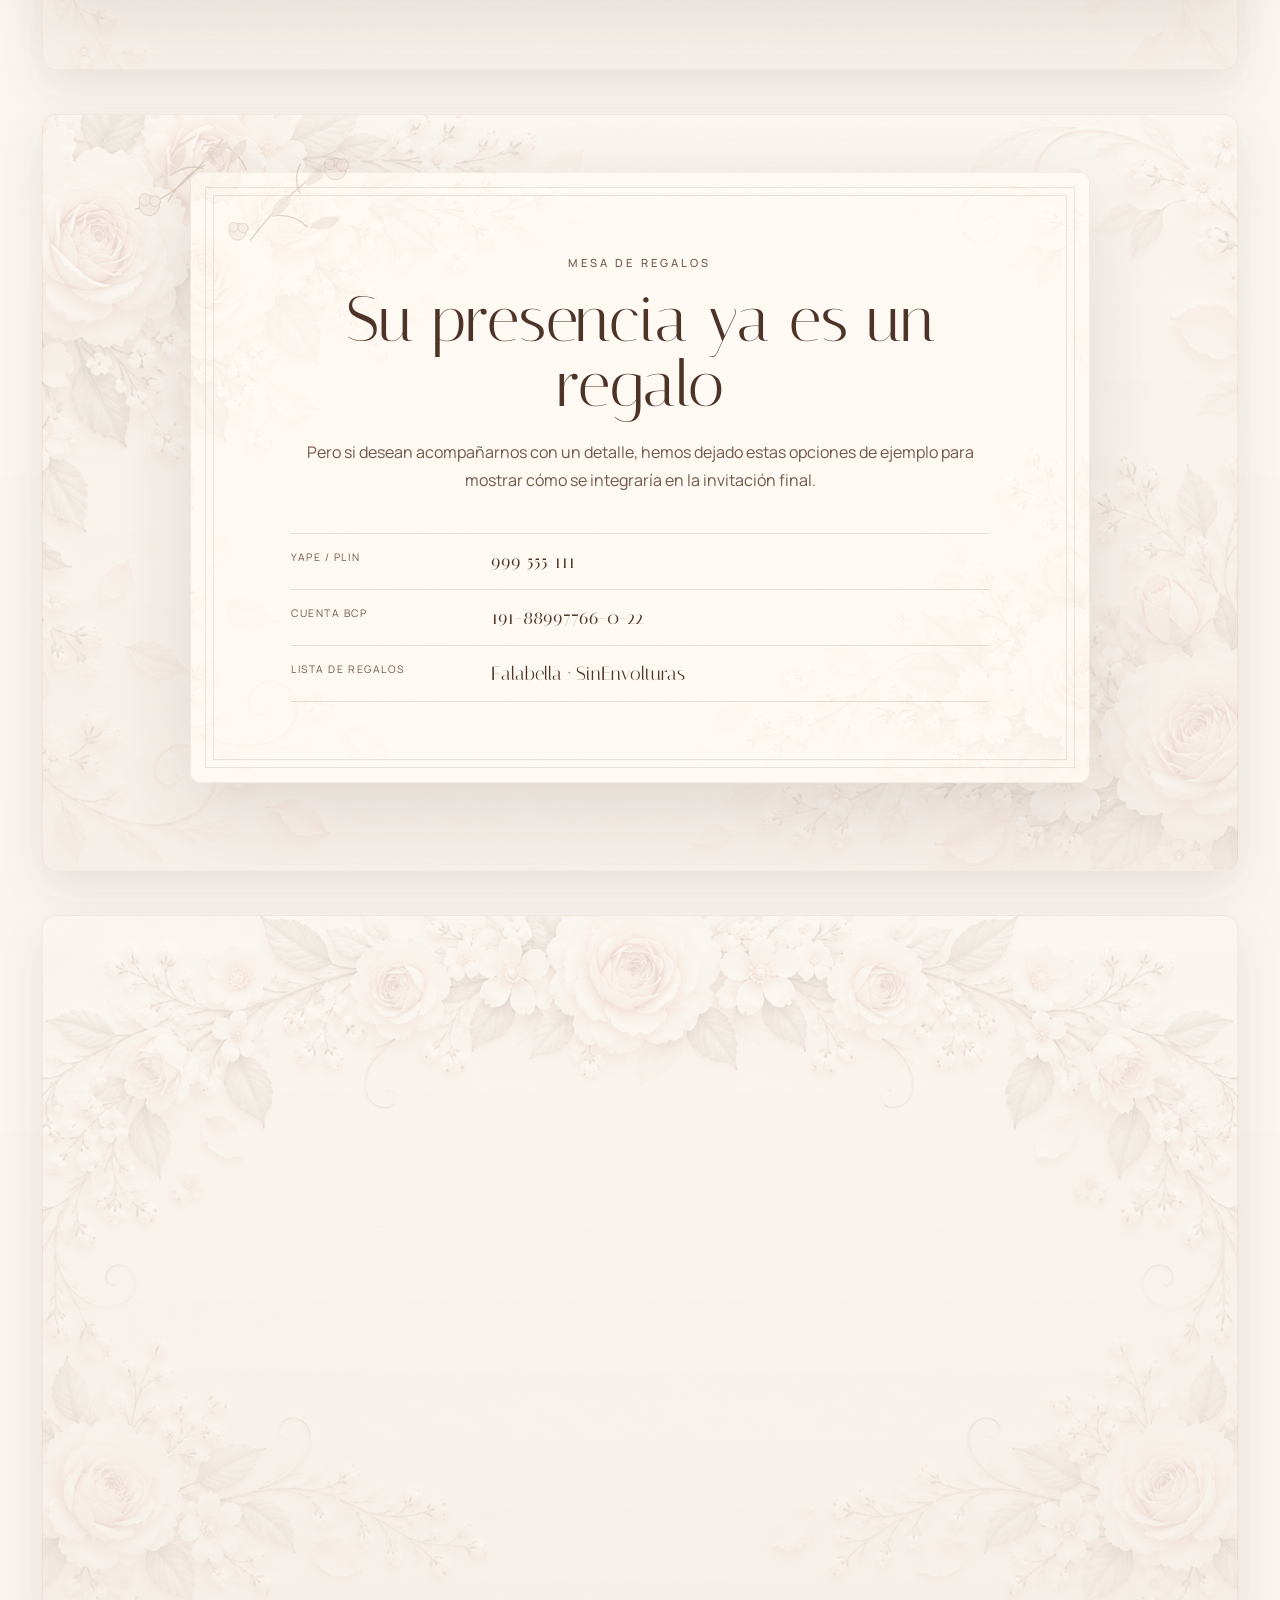
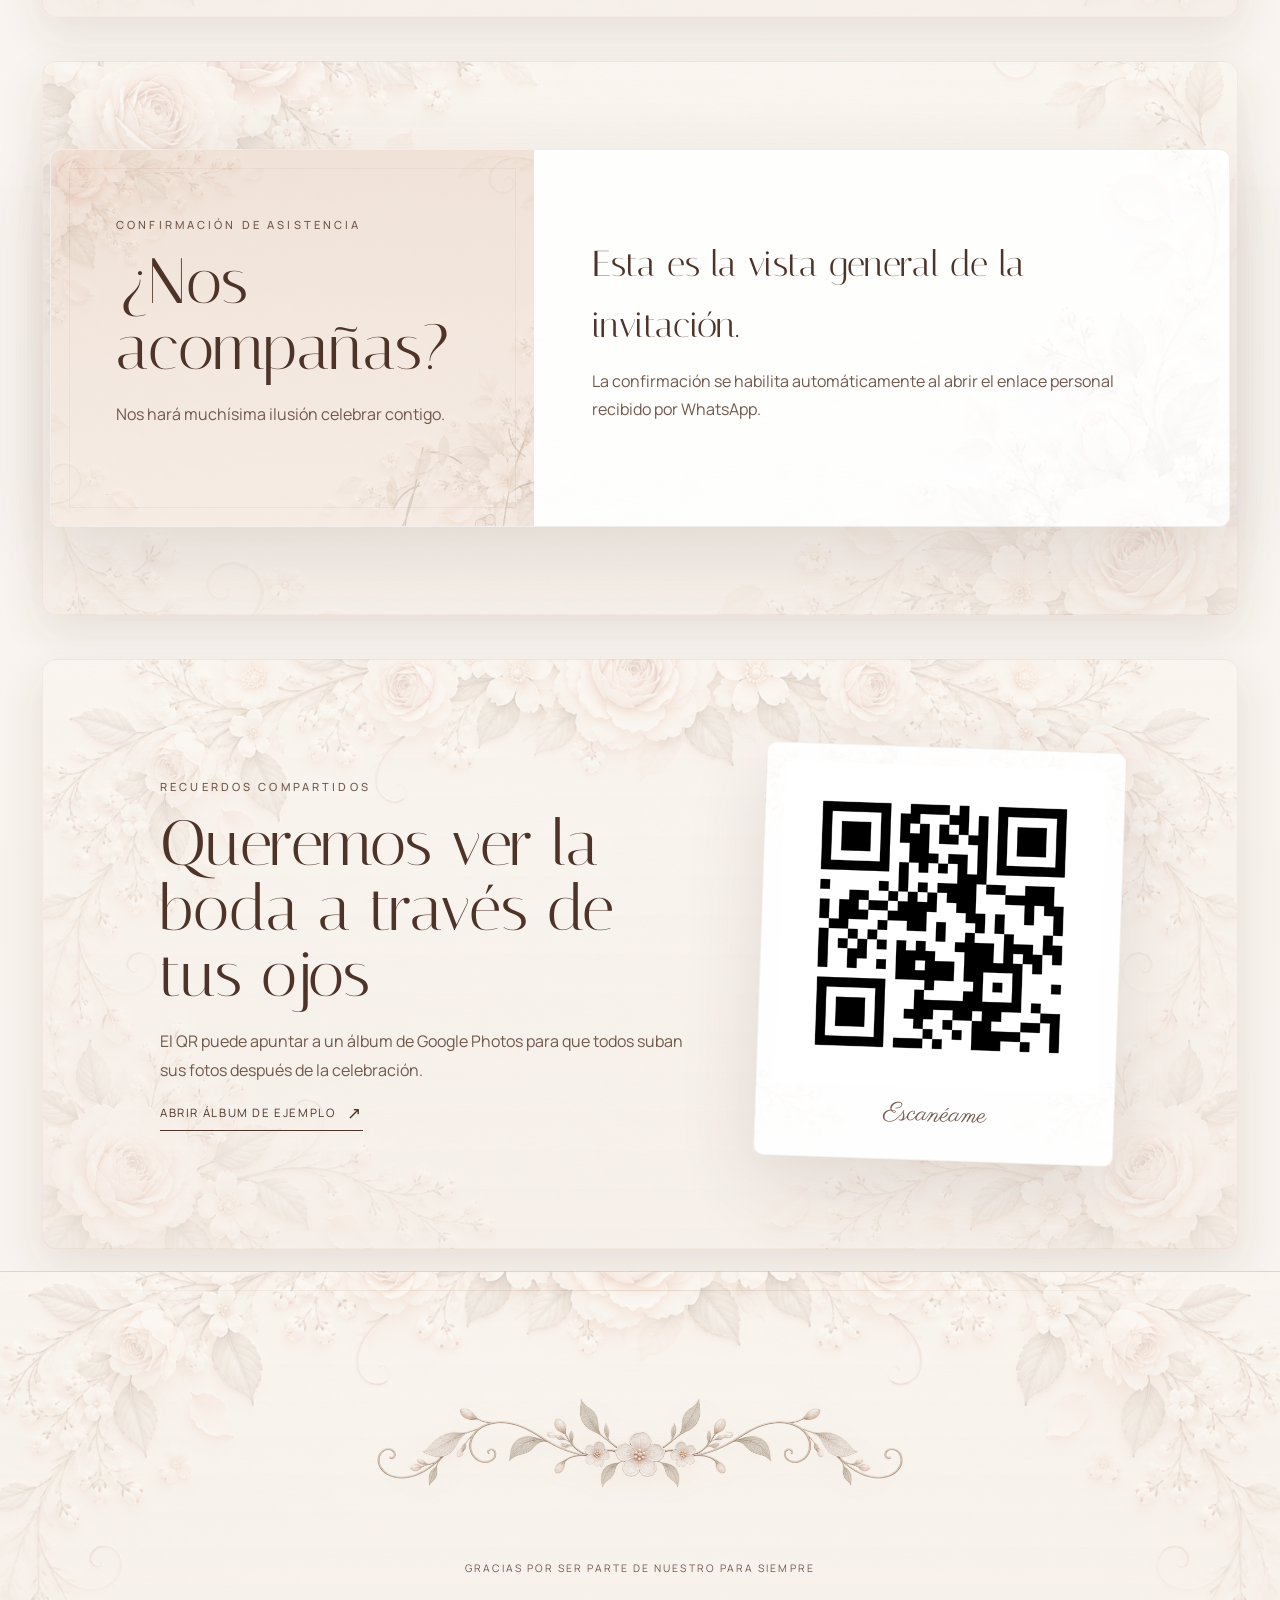
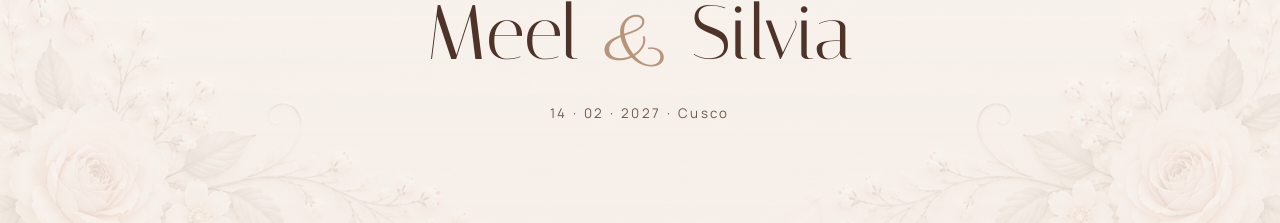
<file: beta/index.html>
<!doctype html>
<html lang="es">
<head>
  <meta charset="utf-8" />
  <meta name="referrer" content="no-referrer">
  <meta name="viewport" content="width=device-width, initial-scale=1" />
  <meta name="theme-color" content="#f4eee8" />
  <title>Meel & Silvia — Invitación</title>
  <meta name="description" content="Invitación web premium de boda — Meel & Silvia" />
  <meta property="og:title" content="Meel & Silvia — Nos casamos" />
  <meta property="og:description" content="Acompáñanos en nuestro gran día." />
  <meta property="og:type" content="website" />
  <link rel="preconnect" href="https://fonts.googleapis.com">
  <link rel="preconnect" href="https://fonts.gstatic.com" crossorigin>
  <link href="https://fonts.googleapis.com/css2?family=Allura&family=Cormorant+Garamond:ital,wght@0,400;0,500;0,600;1,400&family=Italiana&family=Manrope:wght@300;400;500;600&family=Montserrat:wght@300;400;500;600&family=Parisienne&family=Cinzel:wght@400;500;600&family=Bodoni+Moda:opsz,wght@6..96,400;6..96,500&display=swap" rel="stylesheet">
  <link id="themeStylesheet" rel="stylesheet" href="assets/styles-classic.css" />
  <link rel="stylesheet" href="assets/api.css" />
  <link rel="stylesheet" href="assets/themes-v12.css" />
  <script>
    // Cinco diseños; los parámetros de invitado permanecen en la URL.
    (function(){
      const params = new URLSearchParams(location.search);
      const allowed = ['clasico', 'azul', 'salvia', 'noche', 'rosa'];
      const requested = params.get('tema');
      let saved = null;
      try { saved = localStorage.getItem('ms_visual_theme'); } catch (_) {}
      const chosen = allowed.includes(requested)
        ? requested
        : (allowed.includes(saved) ? saved : 'clasico');
      document.documentElement.dataset.visualTheme = chosen;
      document.getElementById('themeStylesheet').href =
        chosen === 'azul' ? 'assets/styles-blue.css' : 'assets/styles-classic.css';
    })();
  </script>
</head>
<body class="is-locked v4-body">
  <div class="noise" aria-hidden="true"></div>
  <div class="paper-petals paper-petals-a" aria-hidden="true"></div>
  <div class="paper-petals paper-petals-b" aria-hidden="true"></div>
  <div class="paper-monogram paper-monogram-a" aria-hidden="true">M&amp;S</div>
  <div class="paper-monogram paper-monogram-b" aria-hidden="true">M&amp;S</div>

  <section class="gate gate-v4" id="gate" aria-label="Abrir invitación">
    <div class="gate-theme-panel" aria-label="Elegir diseño de boda"><div class="theme-switch theme-switch-all gate-theme-switch" aria-label="Elegir estilo visual">
          <button type="button" data-theme-choice="clasico">Clásico</button>
          <button type="button" data-theme-choice="azul">Azul</button>
          <button type="button" data-theme-choice="salvia">Salvia</button>
          <button type="button" data-theme-choice="noche">Noche dorada</button>
          <button type="button" data-theme-choice="rosa">Rosa vintage</button>
        </div>
        <select class="theme-picker" data-theme-picker aria-label="Seleccionar diseño de la invitación">
          <option value="clasico">Clásico</option>
          <option value="azul">Azul</option>
          <option value="salvia">Jardín salvia</option>
          <option value="noche">Noche dorada</option>
          <option value="rosa">Rosa vintage</option>
        </select></div>
    <img src="assets/floral.svg" alt="" class="gate-floral top" />
    <div class="gate-card gate-card-v4">
      <img src="assets/monogram.svg" class="gate-monogram" alt="Monograma de Meel y Silvia" />
      <p class="kicker">Tenemos algo que celebrar</p>
      <h1>Meel <em>&</em> Silvia</h1>
      <p class="gate-date">14 · 02 · 2027</p>
      <button class="seal-button" id="openInvitation" type="button">
        <span class="seal-mark">M<span>&</span>S</span>
        <span class="seal-copy">Abrir invitación</span>
      </button>
      <p class="gate-note">Al abrir la invitación comenzará nuestra canción.</p>
    </div>
    <img src="assets/floral.svg" alt="" class="gate-floral bottom" />
  </section>

  <header class="nav-shell" id="navShell">
    <a class="nav-brand" href="#inicio">M<span>&</span>S</a>
    <nav class="nav-links" aria-label="Navegación principal">
      <a href="#historia">Historia</a>
      <a href="#itinerario">Itinerario</a>
      <a href="#ubicacion">Ubicación</a>
      <a href="#regalos">Regalos</a>
      <a href="#confirmacion">RSVP</a>
    </nav>
    <div class="nav-actions">
      <div class="theme-switch theme-switch-all" aria-label="Cambiar estilo visual">
          <button type="button" data-theme-choice="clasico">Clásico</button>
          <button type="button" data-theme-choice="azul">Azul</button>
          <button type="button" data-theme-choice="salvia">Salvia</button>
          <button type="button" data-theme-choice="noche">Noche dorada</button>
          <button type="button" data-theme-choice="rosa">Rosa vintage</button>
        </div>
        <select class="theme-picker" data-theme-picker aria-label="Seleccionar diseño de la invitación">
          <option value="clasico">Clásico</option>
          <option value="azul">Azul</option>
          <option value="salvia">Jardín salvia</option>
          <option value="noche">Noche dorada</option>
          <option value="rosa">Rosa vintage</option>
        </select>
      <button class="audio-control" id="audioControl" type="button" aria-label="Reproducir o pausar música">
        <span class="audio-dot"></span>
        <span id="audioLabel">Nuestra canción</span>
      </button>
    </div>
  </header>

  <audio id="weddingSong" loop preload="metadata" playsinline>
    <source src="assets/music.mp3" type="audio/mpeg" />
    <source src="assets/nuestra_cancion.wav" type="audio/wav" />
  </audio>

  <main>
    <section class="hero hero-v4" id="inicio">
      <div class="hero-wash" aria-hidden="true"></div>
      <img src="assets/floral.svg" class="hero-float floral-one" alt="" />
      <img src="assets/floral.svg" class="hero-float floral-two" alt="" />
      <div class="hero-grid hero-grid-v4">
        <div class="hero-copy reveal">
          <p class="kicker">Con nuestras familias y con todo el corazón</p>
          <h2 class="hero-title">Meel <span>&</span> Silvia</h2>
          <p class="hero-subtitle">Nos casamos</p>
          <div class="ornament" aria-hidden="true"><span></span><i>◇</i><span></span></div>
          <p class="hero-quote">“Hay personas que llegan y, sin hacer ruido, terminan siendo el lugar al que siempre quieres volver.”</p>
          <div class="hero-details">
            <div><small>Fecha</small><strong>14 de febrero de 2027</strong></div>
            <div><small>Ciudad</small><strong>Cusco, Perú</strong></div>
          </div>
          <a href="#confirmacion" class="text-link">Confirmar asistencia <span>↘</span></a>
        </div>

        <div class="hero-visual reveal" aria-label="Recuerdos especiales de la pareja y sus gatitos">
          <div class="hero-photo-card">
            <div class="hero-photo-mat">
              <img src="assets/companions-01.png" alt="Foto especial de una gatita carey, parte de la historia de Meel y Silvia" />
            </div>
            <p class="hero-photo-caption">Nuestros pequeños amores también forman parte de esta historia.</p>
          </div>
          <div class="mini-polaroid mini-meel">
            <img src="assets/meel.png" alt="Foto real de Meel" />
            <span>Meel</span>
          </div>
          <div class="mini-polaroid mini-silvia">
            <img src="assets/silvia.png" alt="Foto real de Silvia" />
            <span>Silvia</span>
          </div>
          <div class="hero-watermark-note">El comienzo de nuestro para siempre</div>
        </div>
      </div>
    </section>

    <section class="countdown-section section-pad reveal" aria-labelledby="countTitle">
      <div class="section-heading centered">
        <p class="kicker">Save the date</p>
        <h3 id="countTitle">Falta muy poco</h3>
      </div>
      <div class="countdown countdown-v4" aria-live="polite">
        <div><strong id="days">000</strong><span>Días</span></div>
        <div><strong id="hours">00</strong><span>Horas</span></div>
        <div><strong id="minutes">00</strong><span>Minutos</span></div>
        <div><strong id="seconds">00</strong><span>Segundos</span></div>
      </div>
      <p class="countdown-line">14 · 02 · 2027 — Jardín del Valle, Cusco</p>
    </section>

    <section class="story section-pad" id="historia">
      <div class="story-intro reveal">
        <p class="kicker">Capítulo I</p>
        <h3>Nuestra historia</h3>
        <p>No queremos resumir lo nuestro en una cronología perfecta. Preferimos recordar esos pequeños momentos que, sin darnos cuenta, fueron construyendo una vida compartida.</p>
      </div>

      <div class="story-v4-shell reveal">
        <div class="story-v4-photo">
          <div class="story-v4-mat">
            <img src="assets/companions-02.png" alt="Foto especial de un gatito descansando con su pez de juguete" />
          </div>
          <figcaption>Pequeños compañeros, grandes ternuras.</figcaption>
        </div>
        <div class="story-v4-copy">
          <div class="story-chapters">
            <article><span>01</span><div><small>El comienzo</small><h4>Una conversación inesperada</h4><p>De esas que empiezan sin planes y terminan abriendo un mundo nuevo.</p></div></article>
            <article><span>02</span><div><small>El camino</small><h4>Elegirnos en lo cotidiano</h4><p>Aprender a reír, sostenernos y celebrar incluso los días más simples.</p></div></article>
            <article><span>03</span><div><small>Lo que viene</small><h4>Un mismo lugar al que volver</h4><p>Ahora queremos compartir con ustedes el inicio de nuestro siguiente capítulo.</p></div></article>
          </div>
          <blockquote class="love-line">“Y sin darnos cuenta, los pequeños momentos se convirtieron en nuestro para siempre.”</blockquote>
        </div>
      </div>

      <div class="real-memories reveal">
        <div class="memory-card">
          <div class="photo-mat"><img src="assets/silvia.png" alt="Retrato real de Silvia" /></div>
          <figcaption>Una sonrisa que empezó a sentirse como casa.</figcaption>
        </div>
        <div class="memory-center-copy">
          <p class="kicker">Recuerdos reales</p>
          <h4>Lo auténtico también forma parte del arte</h4>
          <p>Nuestras fotos reales siguen aquí, como pequeños recuerdos que le dan verdad y calidez a la invitación.</p>
        </div>
        <div class="memory-card second">
          <div class="photo-mat"><img src="assets/meel.png" alt="Retrato real de Meel" /></div>
          <figcaption>Pequeños momentos, una historia inmensa.</figcaption>
        </div>
      </div>
    </section>

    <section class="memory-film section-pad reveal" aria-labelledby="memTitle">
      <div class="section-heading centered narrow">
        <p class="kicker">Reel de recuerdos</p>
        <h3 id="memTitle">Una pequeña película de nuestra historia</h3>
        <p>Ahora el reel combina recuerdos especiales de nuestros gatitos con nuestras fotos reales, dentro de un estilo más floral y romántico.</p>
      </div>
      <div class="film-strip" id="filmStrip">
        <figure class="film-card active"><img src="assets/companions-02.png" alt="Meel y Silvia al atardecer" /><figcaption>Nuestros gatitos · una parte muy querida de nuestra historia</figcaption></figure>
        <figure class="film-card"><img src="assets/silvia.png" alt="Silvia" /><figcaption>Silvia · una tarde para recordar</figcaption></figure>
        <figure class="film-card"><img src="assets/meel.png" alt="Meel" /><figcaption>Meel · un recuerdo auténtico</figcaption></figure>
      </div>
      <div class="film-controls" aria-label="Controles de galería">
        <button type="button" data-film="prev" aria-label="Foto anterior">←</button>
        <div class="film-progress"><span id="filmProgress"></span></div>
        <button type="button" data-film="next" aria-label="Foto siguiente">→</button>
      </div>
    </section>

    <section class="itinerary section-pad" id="itinerario">
      <div class="section-heading reveal">
        <p class="kicker">Capítulo II</p>
        <h3>El gran día</h3>
        <p>Una secuencia sencilla, elegante y fácil de leer desde el celular.</p>
      </div>
      <div class="timeline-art reveal">
        <svg class="timeline-path" viewBox="0 0 1200 230" preserveAspectRatio="none" aria-hidden="true">
          <path d="M20 118 C180 20 320 210 470 118 S780 25 930 118 S1100 205 1180 112" fill="none" stroke="currentColor" stroke-width="1.2" stroke-dasharray="3 7" />
        </svg>
        <article style="--x: 8%; --y: 48%"><span>16:00</span><strong>Ceremonia</strong><small>Parroquia de San Blas</small></article>
        <article style="--x: 33%; --y: 63%"><span>18:00</span><strong>Recepción</strong><small>Jardín del Valle</small></article>
        <article style="--x: 58%; --y: 41%"><span>20:00</span><strong>Cena &amp; brindis</strong><small>Salón principal</small></article>
        <article style="--x: 82%; --y: 60%"><span>22:00</span><strong>Fiesta</strong><small>Hasta que el cuerpo aguante</small></article>
      </div>
    </section>

    <section class="location section-pad" id="ubicacion">
      <div class="location-card reveal">
        <div class="location-art">
          <div class="map-grid"></div>
          <div class="map-route"></div>
          <div class="pin"><i></i></div>
          <span class="map-label">CUSCO</span>
        </div>
        <div class="location-copy">
          <p class="kicker">Ubicación</p>
          <h3>Jardín del Valle</h3>
          <p>Camino del Mirador 148, Cusco, Perú.</p>
          <p class="muted-small">Dirección demostrativa. El botón puede reemplazarse por la ubicación real de la ceremonia o recepción.</p>
          <a class="button-ink" target="_blank" rel="noreferrer" href="https://www.google.com/maps/search/?api=1&query=Cusco+Peru">Abrir en Google Maps</a>
        </div>
      </div>
    </section>

    <section class="guest-pass-section section-pad reveal" id="pase">
      <div class="guest-pass" id="guestPass">
        <div class="pass-monogram"><img src="assets/monogram.svg" alt="" /></div>
        <div class="pass-copy">
          <p class="kicker">Invitación personal</p>
          <h3 id="guestDisplay">Con mucho cariño, te invitamos</h3>
          <p id="guestSeats">Abre tu enlace personalizado para ver los lugares reservados.</p>
          <p id="guestMesa" class="guest-meta-line" hidden></p>
          <p id="guestRsvpState" class="guest-status" aria-live="polite"></p>
          <div class="pass-rule"></div>
          <small id="guestMetaNote">Cada enlace corresponde únicamente a una invitación registrada en nuestra lista.</small>
        </div>
      </div>
    </section>

    <section class="gifts section-pad" id="regalos">
      <div class="letter reveal">
        <img src="assets/floral.svg" class="letter-floral" alt="" />
        <p class="kicker">Mesa de regalos</p>
        <h3>Su presencia ya es un regalo</h3>
        <p>Pero si desean acompañarnos con un detalle, hemos dejado estas opciones de ejemplo para mostrar cómo se integraría en la invitación final.</p>
        <div class="gift-lines">
          <div><span>Yape / Plin</span><strong>999 555 111</strong></div>
          <div><span>Cuenta BCP</span><strong>191-88997766-0-22</strong></div>
          <div><span>Lista de regalos</span><strong>Falabella · SinEnvolturas</strong></div>
        </div>
      </div>
    </section>

    <section class="interaction section-pad">
      <div class="interaction-grid">
        <article class="interaction-card reveal">
          <p class="kicker">Buzón de deseos</p>
          <h3>Déjanos unas palabras</h3>
          <p class="api-identity">Tu mensaje quedará registrado como <strong id="wishGuestName">invitado</strong>.</p>
          <form id="wishForm" class="editorial-form">
            <label>Tu mensaje<textarea id="wishText" rows="4" required maxlength="1000"></textarea></label>
            <button id="wishSubmit" type="submit" class="button-ink">Enviar deseo</button>
          </form>
          <p id="wishStatus" class="api-status" aria-live="polite"></p>
        </article>
        <article class="interaction-card dark reveal">
          <p class="kicker">Playlist de la boda</p>
          <h3>¿Qué canción no puede faltar?</h3>
          <p class="api-identity">Sugerencia de <strong id="songGuestName">invitado</strong>.</p>
          <form id="songForm" class="editorial-form inverse">
            <label>Canción<input id="songInput" required maxlength="300" placeholder="Artista — canción" /></label>
            <button id="songSubmit" type="submit" class="button-light">Sugerir canción</button>
          </form>
          <p id="songStatus" class="api-status" aria-live="polite"></p>
        </article>
      </div>
    </section>

    <section class="rsvp section-pad" id="confirmacion">
      <div class="rsvp-shell reveal">
        <div class="rsvp-copy">
          <p class="kicker">Confirmación de asistencia</p>
          <h3>¿Nos acompañas?</h3>
          <p id="rsvpIntro">Nos hará muchísima ilusión celebrar contigo.</p>
          <img src="assets/floral.svg" alt="" />
        </div>
        <div class="rsvp-form api-rsvp" id="rsvpArea" aria-live="polite">
          <div id="rsvpLoading" class="api-loading">Consultando tu invitación…</div>

          <div id="rsvpNoToken" class="api-empty" hidden>
            <strong>Esta es la vista general de la invitación.</strong>
            <p>La confirmación se habilita automáticamente al abrir el enlace personal recibido por WhatsApp.</p>
          </div>

          <div id="rsvpError" class="api-error" hidden>
            <strong>No pudimos validar esta invitación.</strong>
            <p id="rsvpErrorText">Comprueba el enlace o inténtalo nuevamente.</p>
            <button id="retryInvitation" type="button" class="button-ink">Reintentar</button>
          </div>

          <div id="rsvpPersonalized" hidden>
            <div class="rsvp-personal-card">
              <span class="rsvp-overline">Invitación para</span>
              <strong id="rsvpGuestName">—</strong>
              <span id="rsvpSeats">—</span>
              <span id="rsvpMesa" hidden>—</span>
            </div>

            <div id="rsvpPending">
              <p>Tu número de lugares ya está reservado. Solo necesitamos saber si podremos contar contigo.</p>
              <div class="rsvp-actions">
                <button id="rsvpYes" type="button" class="button-ink">Sí, confirmamos</button>
                <button id="rsvpNo" type="button" class="button-soft">No podremos asistir</button>
              </div>
            </div>

            <div id="rsvpConfirmed" class="rsvp-result" hidden>
              <span class="rsvp-check">✓</span>
              <strong>Asistencia confirmada</strong>
              <p>Gracias por acompañarnos. Tu pase QR ya puede consultarse.</p>
              <a href="#ingreso" class="text-link">Ver mi pase QR <span>↗</span></a>
              <a id="externalEntryAfterRsvp" href="#ingreso" target="_blank" rel="noopener noreferrer" class="text-link entry-outside-link">Abrir entrada en otra pantalla <span>↗</span></a>
            </div>

            <div id="rsvpDeclined" class="rsvp-result" hidden>
              <span class="rsvp-check">♡</span>
              <strong>Respuesta registrada</strong>
              <p>Gracias por avisarnos. Sentiremos no poder compartir este día contigo.</p>
            </div>

            <div id="rsvpClosed" class="rsvp-result" hidden>
              <strong>Confirmaciones cerradas</strong>
              <p>Si necesitas hacer un cambio, comunícate directamente con los novios.</p>
            </div>

            <p id="rsvpActionStatus" class="api-status"></p>
          </div>
        </div>
      </div>
    </section>

    <section class="section-pad entry-section" id="ingreso" aria-labelledby="entryTitle" hidden>
      <div class="entry-sheet reveal">
        <div class="entry-side">
          <img src="assets/monogram.svg" alt="" class="entry-monogram" />
          <p class="kicker">Exclusivo para invitados confirmados</p>
          <h3 id="entryTitle">Pase de ingreso</h3>
          <p>Este código identifica tu invitación. Muéstralo al personal de recepción el día de la boda.</p>
          <p class="entry-note">Un solo pase representa los lugares reservados para tu familia o grupo. Las llegadas parciales se controlarán en recepción.</p>
        </div>
        <div class="entry-detail">
          <span class="rsvp-overline">Invitación de</span>
          <h4 id="entryName">—</h4>
          <p id="entryCapacity">—</p>
          <p id="entryMesa" hidden></p>
          <div id="entryQrLoading" class="api-loading">Preparando tu QR…</div>
          <div id="entryQrBlock" hidden>
            <div id="entryQr" class="entry-qr" role="img" aria-label="Código QR personal para ingresar a la boda"></div>
            <p class="entry-qr-hint">Presenta este QR en la entrada</p>
            <p id="entryCode" class="entry-manual-code" aria-label="Código del pase para introducir manualmente"></p>
            <div class="entry-actions">
              <a id="entryDownload" class="button-ink" href="#ingreso" download="pase-meel-silvia.svg">Guardar código QR</a>
              <a id="externalEntryFromQr" href="#ingreso" target="_blank" rel="noopener noreferrer" class="button-soft">Ver y descargar entrada</a>
              <button id="entryPrint" class="button-soft" type="button">Imprimir pase</button>
              <button id="entryCopy" class="button-soft" type="button">Copiar código</button>
            </div>
          </div>
          <p id="entryError" class="api-status is-error" hidden>No se pudo generar el pase. Intenta recargar la invitación.</p>
        </div>
      </div>
    </section>

    <section class="photos-qr section-pad" id="fotos">
      <div class="qr-layout reveal">
        <div>
          <p class="kicker">Recuerdos compartidos</p>
          <h3>Queremos ver la boda a través de tus ojos</h3>
          <p>El QR puede apuntar a un álbum de Google Photos para que todos suban sus fotos después de la celebración.</p>
          <a class="text-link" href="https://photos.google.com/" target="_blank" rel="noreferrer">Abrir álbum de ejemplo <span>↗</span></a>
        </div>
        <div class="qr-frame"><img src="assets/qr_fotos.png" alt="Código QR para álbum de fotos" /><span>Escanéame</span></div>
      </div>
    </section>
  </main>

  <footer class="site-footer">
    <img src="assets/footer-divider.png" alt="" class="footer-divider" />
    <p>Gracias por ser parte de nuestro para siempre</p>
    <h3>Meel <span>&</span> Silvia</h3>
    <small>14 · 02 · 2027 · Cusco</small>
  </footer>

  <div class="toast" id="toast" role="status" aria-live="polite"></div>
  <script src="assets/api-config.js"></script>
  <script src="assets/qr-entry.js"></script>
  <script src="assets/app.js"></script>
</body>
</html>
</file>
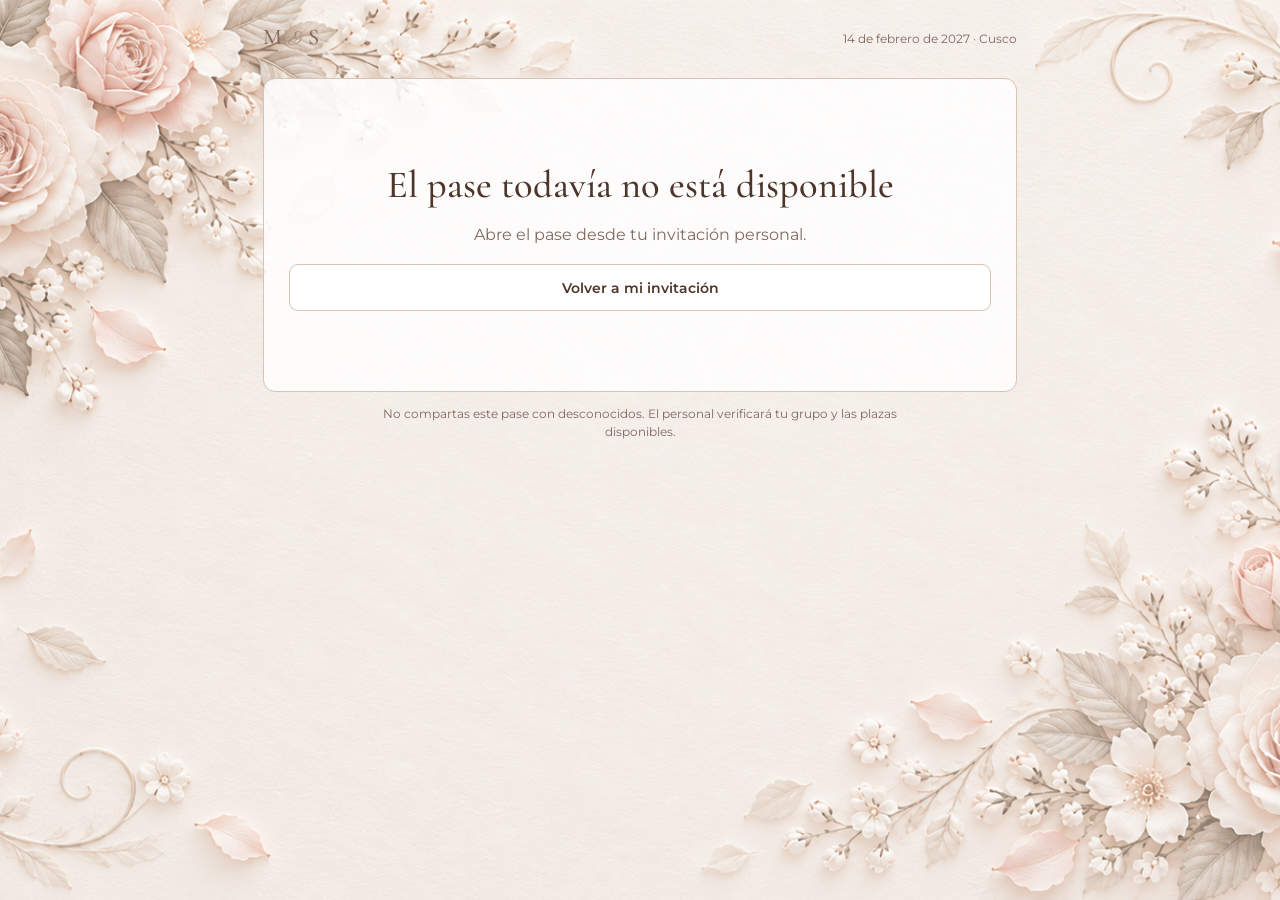
<file: beta/entrada/index.html>
<!doctype html>
<html lang="es">
<head>
  <meta charset="utf-8">
  <meta name="referrer" content="no-referrer">
  <meta name="viewport" content="width=device-width, initial-scale=1, viewport-fit=cover">
  <meta name="theme-color" content="#f7f1eb">
  <meta name="robots" content="noindex,nofollow,noarchive">
  <title>Mi entrada · Meel & Silvia</title>
  <link rel="preconnect" href="https://fonts.googleapis.com">
  <link rel="preconnect" href="https://fonts.gstatic.com" crossorigin>
  <link href="https://fonts.googleapis.com/css2?family=Allura&family=Cormorant+Garamond:wght@400;500;600&family=Montserrat:wght@400;500;600&display=swap" rel="stylesheet">
  <link rel="stylesheet" href="assets/entrada.css">
  <link rel="stylesheet" href="assets/entrada-v12.css">
  <script src="../assets/api-config.js" defer></script>
  <script src="../assets/qr-entry.js" defer></script>
  <script src="assets/entrada.js" defer></script>
</head>
<body>
  <main class="pass-shell">
    <header class="pass-top">
      <span class="brand">M <i>&</i> S</span>
      <span>14 de febrero de 2027 · Cusco</span>
    </header>

    <div id="loadingState" class="pending-state" role="status">Preparando tu pase personal…</div>
    <div id="errorState" class="pending-state" hidden>
      <h2>El pase todavía no está disponible</h2>
      <p id="errorText">Confirma tu asistencia para habilitar tu entrada.</p>
      <a class="outline-btn" id="returnError" href="../">Volver a mi invitación</a>
    </div>

    <article class="ticket" id="ticket" hidden>
      <div class="ticket-watermark" aria-hidden="true">M&amp;S</div>
      <div class="ticket-ornament" aria-hidden="true">✧</div>
      <p class="eyebrow">Tu entrada de boda</p>
      <h1>Meel <span>&</span> Silvia</h1>
      <p class="date">14 · 02 · 2027</p>
      <div class="ticket-rule"></div>
      <p class="eyebrow">Pase personal para</p>
      <h2 id="ticketName">—</h2>
      <p id="ticketSeats" class="guest-data"></p>
      <p id="ticketTable" class="guest-table" hidden></p>
      <div class="qr-wrap" id="qrImage" role="img" aria-label="Código QR para ingresar a la boda"></div>
      <p class="qr-help">Presenta este código al llegar a recepción</p>
      <p class="entry-code" id="ticketCode"></p>
      <p class="fine-print">Este pase corresponde a una invitación y puede usarse para ingresos parciales hasta completar los lugares reservados. Conservarlo no implica un ingreso registrado.</p>
    </article>
    <div id="actions" class="actions" hidden>
      <button id="downloadTicket" class="solid-btn" type="button">Descargar entrada (PNG)</button>
      <button id="printTicket" class="outline-btn" type="button">Imprimir / Guardar PDF</button>
      <a class="text-btn" id="returnInvite" href="../">Volver a la invitación</a>
      <p id="actionStatus" class="status" role="status" aria-live="polite"></p>
    </div>
    <footer>No compartas este pase con desconocidos. El personal verificará tu grupo y las plazas disponibles.</footer>
  </main>
</body>
</html>
</file>
<file: assets/styles-classic.css>
:root{
  --paper:#f7f1eb;
  --paper-2:#efe6de;
  --paper-3:#fdf9f5;
  --ink:#4d3328;
  --ink-soft:#72584b;
  --champagne:#b89478;
  --rose:#d9bcb0;
  --rose-2:#edd7cc;
  --line:rgba(77,51,40,.14);
  --line-strong:rgba(77,51,40,.24);
  --white:#fffdfb;
  --shadow:0 24px 80px rgba(68,42,30,.12);
  --shadow-soft:0 16px 45px rgba(68,42,30,.10);
  --serif:'Italiana','Times New Roman',serif;
  --sans:'Manrope',Arial,sans-serif;
  --script:'Parisienne',cursive;
}
*{box-sizing:border-box}
html{scroll-behavior:smooth}
body{margin:0;color:var(--ink);font-family:var(--sans);overflow-x:hidden;background:
  linear-gradient(rgba(252,248,244,.82), rgba(247,241,235,.88)),
  url('floral-panel-story.png') center top / cover fixed no-repeat;
}
body.is-locked{overflow:hidden}
body::before{content:"";position:fixed;inset:0;pointer-events:none;z-index:-2;opacity:.42;background:
  radial-gradient(circle at 20px 20px, rgba(255,255,255,.45) 0 2px, transparent 2px),
  linear-gradient(180deg, rgba(255,255,255,.35), rgba(255,255,255,.08));
  background-size:180px 180px, 100% 100%;
}
img{max-width:100%;display:block}
a{color:inherit;text-decoration:none}
button,input,textarea,select{font:inherit}
.noise{position:fixed;inset:0;pointer-events:none;z-index:200;opacity:.14;mix-blend-mode:multiply;background-image:url("data:image/svg+xml,%3Csvg viewBox='0 0 180 180' xmlns='http://www.w3.org/2000/svg'%3E%3Cfilter id='n'%3E%3CfeTurbulence type='fractalNoise' baseFrequency='.9' numOctaves='4' stitchTiles='stitch'/%3E%3C/filter%3E%3Crect width='100%25' height='100%25' filter='url(%23n)' opacity='.11'/%3E%3C/svg%3E")}
.paper-petals,.paper-monogram{position:fixed;pointer-events:none;z-index:-1}
.paper-petals{width:520px;height:520px;opacity:.05;background:url('floral.svg') center/contain no-repeat}
.paper-petals-a{left:-120px;top:120px;transform:rotate(-6deg)}
.paper-petals-b{right:-160px;bottom:160px;transform:rotate(188deg)}
.paper-monogram{font-family:var(--serif);font-size:10rem;letter-spacing:.08em;color:rgba(184,148,120,.04);mix-blend-mode:multiply}
.paper-monogram-a{top:980px;right:7vw;transform:rotate(-12deg)}
.paper-monogram-b{top:2500px;left:5vw;transform:rotate(11deg)}
.kicker{margin:0 0 14px;text-transform:uppercase;letter-spacing:.28em;font-size:.7rem;color:var(--ink-soft);font-weight:500}
h1,h2,h3,h4,p,blockquote{margin-top:0}h1,h2,h3,h4{font-family:var(--serif);font-weight:400}p{line-height:1.8;color:var(--ink-soft)}
.section-pad{width:min(1180px,calc(100% - 40px));margin:0 auto;padding:110px 0;position:relative}
.section-heading{max-width:650px}.section-heading.centered{margin:0 auto 56px;text-align:center}.section-heading.narrow{max-width:760px}
.section-heading h3,.story-intro h3,.location-copy h3,.letter h3,.interaction-card h3,.rsvp-copy h3,.photos-qr h3{font-size:clamp(2.8rem,5vw,5rem);line-height:1.02;margin-bottom:20px}
.reveal{opacity:0;transform:translateY(30px);transition:opacity .95s ease,transform .95s cubic-bezier(.2,.7,.2,1)}.reveal.visible{opacity:1;transform:none}
.gate{position:fixed;inset:0;z-index:500;background:linear-gradient(rgba(250,245,240,.90), rgba(245,236,229,.90)), url('floral-background-reference.png') center/cover no-repeat;display:grid;place-items:center;overflow:hidden;transition:opacity .9s ease,visibility .9s ease}.gate.closed{opacity:0;visibility:hidden}
.gate::before,.gate::after{content:"";position:absolute;border:1px solid rgba(184,148,120,.16);border-radius:50%}
.gate::before{width:600px;height:600px;top:-160px;right:-120px}
.gate::after{width:460px;height:460px;bottom:-160px;left:-80px}
.gate-card{text-align:center;position:relative;z-index:2;padding:36px 40px;border:1px solid rgba(184,148,120,.12);background:rgba(255,250,245,.52);backdrop-filter:blur(5px);box-shadow:var(--shadow-soft)}
.gate-monogram{width:150px;margin:0 auto 20px}.gate h1{font-size:clamp(4rem,9vw,8rem);line-height:.9;margin:8px 0 10px}.gate h1 em{font-family:var(--script);font-style:normal;color:var(--champagne);font-size:1.12em}.gate-date{letter-spacing:.38em;text-transform:uppercase;font-size:.78rem}.gate-note{font-size:.78rem;margin-top:18px}.seal-button{margin-top:24px;border:0;background:transparent;cursor:pointer;display:inline-flex;flex-direction:column;align-items:center;gap:10px;color:var(--ink)}.seal-mark{width:88px;height:88px;border-radius:50%;display:grid;place-items:center;background:radial-gradient(circle at 35% 30%,#d7b9a5,#946c56);color:#fff;font-family:var(--serif);font-size:1.7rem;box-shadow:0 15px 35px rgba(80,48,32,.22),inset 0 0 0 5px rgba(255,255,255,.18);transition:transform .3s ease}.seal-mark span{font-family:var(--script)}.seal-button:hover .seal-mark{transform:scale(1.06) rotate(-2deg)}.seal-copy{text-transform:uppercase;letter-spacing:.18em;font-size:.7rem}.gate-floral{position:absolute;width:min(500px,42vw);opacity:.55}.gate-floral.top{left:-80px;top:-40px;transform:rotate(20deg)}.gate-floral.bottom{right:-70px;bottom:-45px;transform:rotate(198deg)}
.nav-shell{position:fixed;top:18px;left:50%;transform:translateX(-50%);z-index:120;width:min(1120px,calc(100% - 28px));display:flex;align-items:center;justify-content:space-between;gap:20px;padding:11px 16px 11px 20px;border:1px solid rgba(255,255,255,.55);background:rgba(250,245,240,.72);backdrop-filter:blur(18px);border-radius:999px;box-shadow:0 10px 35px rgba(64,41,30,.08);transition:.35s ease}.nav-brand{font-family:var(--serif);font-size:1.5rem}.nav-brand span{font-family:var(--script);color:var(--champagne)}.nav-links{display:flex;gap:24px}.nav-links a{font-size:.75rem;text-transform:uppercase;letter-spacing:.12em;color:var(--ink-soft)}.audio-control{border:0;border-radius:999px;background:var(--ink);color:#fff;padding:10px 15px;display:flex;gap:9px;align-items:center;cursor:pointer;font-size:.78rem}.audio-dot{width:8px;height:8px;border-radius:50%;background:#d9bcb0;box-shadow:0 0 0 0 rgba(217,188,176,.7);animation:pulse 2s infinite}.audio-control.playing .audio-dot{background:#f3dfd7}
.hero{min-height:100vh;position:relative;display:grid;place-items:center;overflow:hidden;background:linear-gradient(135deg,rgba(248,243,239,.84) 0%,rgba(239,226,215,.82) 48%,rgba(250,245,240,.84) 100%)}
.hero::before{content:"";position:absolute;inset:34px;border:1px solid rgba(184,148,120,.18);pointer-events:none;box-shadow:inset 0 0 0 8px rgba(255,255,255,.14)}
.hero-wash{position:absolute;inset:0;background:radial-gradient(circle at 77% 32%,rgba(255,255,255,.78),transparent 34%),radial-gradient(circle at 18% 83%,rgba(220,188,174,.25),transparent 33%),radial-gradient(circle at 50% 0, rgba(255,255,255,.4), transparent 28%)}
.hero-grid{width:min(1180px,calc(100% - 40px));display:grid;grid-template-columns:.84fr 1.16fr;gap:70px;align-items:center;position:relative;z-index:2;padding:135px 0 90px}
.hero-title{font-size:clamp(4.8rem,8.6vw,8.7rem);line-height:.85;letter-spacing:-.04em;margin:0}.hero-title span{font-family:var(--script);color:var(--champagne);font-size:1.06em}.hero-subtitle{font-family:var(--serif);text-transform:uppercase;letter-spacing:.38em;font-size:1rem;margin:20px 0 0;color:var(--ink)}.ornament{display:flex;align-items:center;gap:11px;margin:28px 0;width:170px;color:var(--champagne)}.ornament span{height:1px;background:currentColor;flex:1}.ornament i{font-style:normal;font-size:.7rem}.hero-quote{max-width:520px;font-family:var(--serif);font-size:1.35rem;line-height:1.6;color:var(--ink-soft)}.hero-details{display:grid;grid-template-columns:1fr 1fr;gap:18px;margin:34px 0}.hero-details div{padding-top:14px;border-top:1px solid var(--line)}.hero-details small{display:block;text-transform:uppercase;letter-spacing:.18em;font-size:.65rem;color:var(--ink-soft);margin-bottom:8px}.hero-details strong{font-family:var(--serif);font-size:1.2rem;font-weight:400}.text-link{display:inline-flex;gap:12px;align-items:center;padding-bottom:6px;border-bottom:1px solid var(--ink);text-transform:uppercase;letter-spacing:.14em;font-size:.72rem}.text-link span{font-size:1.05rem}
.hero-visual{position:relative;min-height:760px}
.hero-photo-card{position:absolute;right:20px;top:20px;width:min(74%, 560px)}
.hero-photo-mat{background:rgba(255,255,255,.96);padding:16px 16px 22px;box-shadow:0 28px 64px rgba(66,42,31,.18);transform:rotate(-2deg);border:1px solid rgba(184,148,120,.22)}
.hero-photo-mat img{width:100%;aspect-ratio:4/5;object-fit:cover;object-position:center center}
.hero-photo-caption{font-family:var(--script);font-size:1.6rem;color:var(--ink-soft);margin:12px 0 0 12px}
.mini-polaroid{position:absolute;width:210px;background:#fff;padding:12px 12px 28px;box-shadow:var(--shadow-soft);border:1px solid rgba(184,148,120,.14)}
.mini-polaroid img{width:100%;aspect-ratio:3/4;object-fit:cover;object-position:center top}.mini-polaroid span{position:absolute;left:18px;bottom:5px;font-family:var(--script);font-size:1.55rem;color:var(--ink-soft)}
.mini-meel{left:0;bottom:70px;transform:rotate(-5deg)}.mini-silvia{right:0;bottom:-10px;transform:rotate(4deg)}
.hero-watermark-note{position:absolute;right:-8px;top:150px;font-family:var(--script);font-size:2rem;line-height:1.1;color:rgba(77,51,40,.76);max-width:220px;transform:rotate(-6deg);text-align:center}
.hero-float{position:absolute;opacity:.28;pointer-events:none}.floral-one{width:300px;left:-50px;top:120px;transform:rotate(18deg)}.floral-two{width:390px;right:-80px;bottom:40px;transform:rotate(201deg)}
.countdown-section{padding-top:90px;padding-bottom:100px}.countdown{display:grid;grid-template-columns:repeat(4,1fr);max-width:960px;margin:0 auto 35px;border-top:1px solid var(--line);border-bottom:1px solid var(--line)}.countdown>div{text-align:center;padding:30px 15px;position:relative}.countdown>div:not(:last-child)::after{content:"";position:absolute;right:0;top:28%;height:44%;width:1px;background:var(--line)}.countdown strong{font-family:var(--serif);font-size:clamp(3rem,5.5vw,5.2rem);font-weight:400;display:block;line-height:1}.countdown span{text-transform:uppercase;letter-spacing:.22em;font-size:.62rem;color:var(--ink-soft)}.countdown-line{text-align:center;text-transform:uppercase;letter-spacing:.2em;font-size:.72rem}
.story{position:relative}.story::before{content:"M&S";position:absolute;right:30px;top:210px;font-family:var(--serif);font-size:12rem;color:rgba(184,148,120,.06);pointer-events:none}.story-intro{max-width:720px;margin:0 auto 70px;text-align:center}
.story-v4-shell{display:grid;grid-template-columns:1.04fr .96fr;gap:44px;align-items:center;margin-bottom:50px}
.story-v4-photo{margin:0;position:relative}.story-v4-photo::before{content:"";position:absolute;inset:18px -18px -18px 18px;border:1px solid rgba(184,148,120,.18);z-index:0}.story-v4-mat{position:relative;background:rgba(255,255,255,.98);padding:14px;box-shadow:var(--shadow);z-index:1}.story-v4-mat img{width:100%;aspect-ratio:4/5;object-fit:cover;object-position:center center}.story-v4-photo figcaption{font-family:var(--script);font-size:1.75rem;margin-top:15px;color:var(--ink-soft);text-align:center}
.story-v4-copy{position:relative}.story-chapters{display:grid;gap:0;border-top:1px solid var(--line)}.story-chapters article{display:grid;grid-template-columns:58px 1fr;gap:18px;padding:27px 0;border-bottom:1px solid var(--line)}.story-chapters>article>span{font-family:var(--serif);font-size:2rem;color:var(--champagne)}.story-chapters small{text-transform:uppercase;letter-spacing:.2em;font-size:.62rem;color:var(--ink-soft)}.story-chapters h4{font-size:1.6rem;margin:7px 0 6px}.story-chapters p{font-size:.9rem;margin:0}
.love-line{margin:32px 0 0;font-family:var(--serif);font-size:1.75rem;line-height:1.6;color:var(--ink);padding-left:26px;border-left:2px solid rgba(184,148,120,.26)}
.real-memories{display:grid;grid-template-columns:.92fr .9fr .92fr;gap:26px;align-items:center;margin-top:24px}.memory-card{margin:0}.photo-mat{background:#fff;padding:13px;box-shadow:var(--shadow);transform:rotate(-2.2deg)}.memory-card.second .photo-mat{transform:rotate(2.8deg)}.photo-mat img{aspect-ratio:3/4;object-fit:cover;object-position:center top}.memory-card figcaption{font-family:var(--script);font-size:1.55rem;margin-top:14px;color:var(--ink-soft);text-align:center}.memory-center-copy{text-align:center;padding:20px 6px}.memory-center-copy h4{font-size:2rem;margin-bottom:14px}
.memory-film{background:
  linear-gradient(rgba(251,247,242,.88), rgba(247,241,235,.90)),
  url('floral-background-reference.png') center/cover no-repeat;
  color:var(--ink);width:100%;max-width:none;padding-left:max(20px,calc((100vw - 1180px)/2));padding-right:max(20px,calc((100vw - 1180px)/2));position:relative;overflow:hidden}
.memory-film::before{content:"";position:absolute;inset:22px;border:1px solid rgba(184,148,120,.15);pointer-events:none}
.memory-film .kicker,.memory-film p{color:var(--ink-soft)}.memory-film h3{color:var(--ink)}.film-strip{display:grid;grid-template-columns:repeat(3,1fr);gap:16px;align-items:stretch}.film-card{margin:0;background:rgba(255,255,255,.96);padding:10px 10px 34px;border-radius:2px;transition:transform .6s ease,opacity .6s ease;box-shadow:var(--shadow-soft)}.film-card:nth-child(1){transform:rotate(-1deg)}.film-card:nth-child(2){transform:rotate(1.6deg)}.film-card:nth-child(3){transform:rotate(-.6deg)}.film-card img{width:100%;height:480px;object-fit:cover;object-position:center top}.film-card figcaption{font-family:var(--script);font-size:1.55rem;color:#5c4134;padding:10px 5px 0}.film-controls{display:none}
.itinerary .section-heading{margin-bottom:45px}.timeline-art{height:250px;position:relative;color:#a48672}.timeline-path{position:absolute;inset:0;width:100%;height:100%}.timeline-art article{position:absolute;left:var(--x);top:var(--y);transform:translate(-50%,-50%);background:var(--paper-3);padding:10px 15px;text-align:center;min-width:175px;box-shadow:0 10px 25px rgba(68,42,30,.05)}.timeline-art article::before{content:"";position:absolute;width:8px;height:8px;border-radius:50%;background:var(--champagne);top:-14px;left:50%;transform:translateX(-50%);box-shadow:0 0 0 7px rgba(184,148,120,.13)}.timeline-art span{display:block;font-family:var(--serif);font-size:1.6rem;color:var(--ink)}.timeline-art strong{display:block;font-family:var(--serif);font-size:1.25rem;font-weight:400;color:var(--ink)}.timeline-art small{color:var(--ink-soft);font-size:.72rem}
.location-card{display:grid;grid-template-columns:1.05fr .95fr;background:rgba(255,253,251,.93);border:1px solid rgba(77,51,40,.08);box-shadow:var(--shadow);min-height:520px;position:relative;overflow:hidden}.location-card::after{content:"";position:absolute;inset:18px;border:1px solid rgba(184,148,120,.12);pointer-events:none}.location-art{position:relative;overflow:hidden;background:#dfd0c4;min-height:520px}.map-grid{position:absolute;inset:-30px;background-image:linear-gradient(90deg,rgba(77,51,40,.12) 1px,transparent 1px),linear-gradient(rgba(77,51,40,.12) 1px,transparent 1px);background-size:54px 54px;transform:rotate(8deg) scale(1.2)}.map-route{position:absolute;left:12%;top:26%;width:77%;height:45%;border:2px dashed rgba(77,51,40,.34);border-color:transparent transparent rgba(77,51,40,.34) transparent;border-radius:50%;transform:rotate(-14deg)}.pin{position:absolute;left:58%;top:43%;width:56px;height:56px;border-radius:50% 50% 50% 0;background:var(--ink);transform:rotate(-45deg);box-shadow:0 16px 35px rgba(77,51,40,.3)}.pin i{position:absolute;width:18px;height:18px;border-radius:50%;background:#fff;left:19px;top:19px}.map-label{position:absolute;left:50%;top:64%;font-family:var(--serif);font-size:3rem;letter-spacing:.16em;transform:translateX(-50%);color:rgba(77,51,40,.58)}.location-copy{padding:60px;display:flex;flex-direction:column;justify-content:center}.muted-small{font-size:.82rem}.button-ink,.button-light{border:1px solid var(--ink);background:transparent;color:var(--ink);text-transform:uppercase;letter-spacing:.14em;font-size:.68rem;padding:14px 18px;display:inline-flex;width:max-content;cursor:pointer;transition:.3s ease}.button-ink:hover{background:var(--ink);color:#fff}.button-light{border-color:var(--ink);color:var(--ink)}.button-light:hover{background:var(--ink);color:#fff}
.guest-pass{border:1px solid var(--line);display:grid;grid-template-columns:240px 1fr;min-height:300px;background:linear-gradient(120deg,rgba(255,250,246,.95),rgba(239,225,215,.95));box-shadow:var(--shadow);position:relative;overflow:hidden}.guest-pass::after{content:"";position:absolute;right:-70px;top:-90px;width:280px;height:280px;border:1px solid rgba(184,148,120,.24);border-radius:50%}.pass-monogram{display:grid;place-items:center;border-right:1px dashed rgba(77,51,40,.22);background:rgba(255,255,255,.3)}.pass-monogram img{width:145px}.pass-copy{padding:48px 55px;display:flex;flex-direction:column;justify-content:center}.pass-copy h3{font-size:clamp(2.2rem,4vw,4rem);margin-bottom:15px}.pass-rule{height:1px;background:var(--line);margin:20px 0}.pass-copy small{color:var(--ink-soft);font-size:.72rem;line-height:1.7}.pass-copy code{background:rgba(77,51,40,.07);padding:2px 5px;border-radius:4px}
.gifts{padding-top:80px}.letter{max-width:900px;margin:auto;background:rgba(255,250,244,.94);padding:80px 100px;position:relative;box-shadow:var(--shadow);border:1px solid rgba(77,51,40,.07);text-align:center}.letter::before,.letter::after{content:"";position:absolute;inset:14px;border:1px solid rgba(155,115,93,.18);pointer-events:none}.letter::after{inset:22px}.letter-floral{position:absolute;width:240px;left:-70px;top:-55px;opacity:.32;transform:rotate(12deg)}.gift-lines{display:grid;gap:0;margin-top:38px;text-align:left}.gift-lines div{display:grid;grid-template-columns:180px 1fr;gap:20px;border-top:1px solid var(--line);padding:16px 0}.gift-lines div:last-child{border-bottom:1px solid var(--line)}.gift-lines span{text-transform:uppercase;letter-spacing:.15em;font-size:.65rem;color:var(--ink-soft)}.gift-lines strong{font-family:var(--serif);font-weight:400;font-size:1.2rem}
.interaction-grid{display:grid;grid-template-columns:1fr 1fr;gap:22px}.interaction-card{padding:48px;background:rgba(255,255,255,.92);border:1px solid rgba(77,51,40,.07);box-shadow:var(--shadow);position:relative;overflow:hidden}.interaction-card::after{content:"";position:absolute;right:-70px;bottom:-90px;width:220px;height:220px;background:radial-gradient(circle, rgba(184,148,120,.08), transparent 68%)}.interaction-card.dark{background:rgba(244,236,230,.95);color:var(--ink)}.interaction-card.dark .kicker,.interaction-card.dark p{color:var(--ink-soft)}.interaction-card.dark h3{color:var(--ink)}.editorial-form{display:grid;gap:18px}.editorial-form label{display:grid;gap:8px;font-size:.68rem;text-transform:uppercase;letter-spacing:.16em;color:var(--ink-soft)}.editorial-form input,.editorial-form textarea,.rsvp-form input,.rsvp-form textarea,.rsvp-form select{border:0;border-bottom:1px solid var(--line);background:transparent;border-radius:0;padding:12px 3px;color:var(--ink);outline:none;resize:vertical}.editorial-form.inverse label{color:var(--ink-soft)}.editorial-form.inverse input{color:var(--ink);border-color:var(--line)}.saved-notes{display:grid;gap:8px;margin-top:20px}.saved-note{font-family:var(--serif);font-size:1rem;padding:11px 0;border-top:1px solid var(--line)}.inverse .saved-note{border-color:var(--line);color:var(--ink-soft)}
.rsvp-shell{display:grid;grid-template-columns:.82fr 1.18fr;background:rgba(255,255,255,.94);box-shadow:var(--shadow);border:1px solid rgba(77,51,40,.08);overflow:hidden}.rsvp-copy{padding:65px;background:linear-gradient(155deg,#efe0d5,#f7eee7);position:relative;overflow:hidden}.rsvp-copy::after{content:"";position:absolute;inset:18px;border:1px solid rgba(184,148,120,.12)}.rsvp-copy img{position:absolute;right:-60px;bottom:-25px;width:260px;opacity:.3;transform:rotate(-18deg)}.rsvp-form{padding:58px;display:grid;gap:22px}.rsvp-form label{display:grid;gap:8px;font-size:.7rem;text-transform:uppercase;letter-spacing:.14em;color:var(--ink-soft)}.form-two{display:grid;grid-template-columns:1fr 1fr;gap:20px}.rsvp-form small{color:var(--ink-soft);line-height:1.6}
.qr-layout{display:grid;grid-template-columns:1fr 360px;gap:60px;align-items:center;max-width:960px;margin:auto}.qr-frame{background:#fff;padding:18px 18px 28px;box-shadow:var(--shadow);transform:rotate(2deg);text-align:center;border:1px solid rgba(184,148,120,.14)}.qr-frame img{width:100%;aspect-ratio:1;object-fit:cover}.qr-frame span{font-family:var(--script);font-size:1.6rem;color:var(--ink-soft);display:block;margin-top:10px}
.site-footer{text-align:center;padding:80px 20px 100px;border-top:1px solid var(--line);position:relative}.site-footer::before{content:"";position:absolute;inset:18px 18px auto;top:18px;height:1px;background:linear-gradient(90deg, transparent, rgba(184,148,120,.25), transparent)}.site-footer img{width:250px;opacity:.28;margin:0 auto 15px}.site-footer p{text-transform:uppercase;letter-spacing:.2em;font-size:.65rem}.site-footer h3{font-size:clamp(3.2rem,6vw,5.3rem);margin:8px 0}.site-footer h3 span{font-family:var(--script);color:var(--champagne)}.site-footer small{letter-spacing:.18em;color:var(--ink-soft)}
.toast{position:fixed;right:18px;bottom:18px;z-index:300;background:var(--ink);color:#fff;padding:13px 18px;border-radius:2px;box-shadow:0 12px 30px rgba(0,0,0,.18);opacity:0;transform:translateY(16px);transition:.3s;pointer-events:none;font-size:.78rem}.toast.show{opacity:1;transform:none}
@keyframes pulse{0%{box-shadow:0 0 0 0 rgba(217,188,176,.45)}70%{box-shadow:0 0 0 10px rgba(217,188,176,0)}100%{box-shadow:0 0 0 0 rgba(217,188,176,0)}}
@media(max-width:1080px){.hero-grid,.story-v4-shell{grid-template-columns:1fr}.hero-visual{min-height:850px}.hero-photo-card{right:auto;left:50%;transform:translateX(-50%);width:min(76%,540px)}.mini-meel{left:3%}.mini-silvia{right:4%}.hero-watermark-note{right:4%;top:90px}.real-memories{grid-template-columns:1fr 1fr}.memory-center-copy{grid-column:1/-1}.location-card,.rsvp-shell,.interaction-grid{grid-template-columns:1fr}.qr-layout{grid-template-columns:1fr 320px}.story-v4-shell{margin-bottom:40px}}
@media(max-width:980px){.nav-links{display:none}.countdown{grid-template-columns:repeat(2,1fr)}.countdown>div:nth-child(2)::after{display:none}.timeline-art{height:auto;display:grid;grid-template-columns:1fr 1fr;gap:18px}.timeline-path{display:none}.timeline-art article{position:relative!important;left:auto!important;top:auto!important;transform:none!important;background:#fff;border:1px solid var(--line);padding:22px}.timeline-art article::before{display:none}.guest-pass{grid-template-columns:180px 1fr}.qr-layout{grid-template-columns:1fr 280px}}
@media(max-width:760px){.paper-petals{opacity:.08}.paper-monogram{display:none}.section-pad{width:min(100% - 26px,1180px);padding:78px 0}.nav-shell{top:10px}.audio-control span:last-child{display:none}.hero-grid{padding:110px 0 60px;gap:35px}.hero-title{font-size:clamp(4rem,18vw,6.5rem)}.hero-details{grid-template-columns:1fr}.hero-visual{min-height:720px}.hero-photo-card{width:min(88%,480px)}.mini-polaroid{width:160px;padding:10px 10px 24px}.mini-polaroid span{font-size:1.32rem}.mini-meel{left:0;bottom:78px}.mini-silvia{right:0;bottom:8px}.hero-watermark-note{font-size:1.55rem;max-width:160px;top:80px}.story-v4-shell,.real-memories{grid-template-columns:1fr}.memory-card{max-width:82%;margin:auto}.memory-center-copy{padding:10px 0}.film-strip{display:flex;overflow:hidden}.film-card{min-width:100%;transform:none!important}.film-card img{height:auto;aspect-ratio:3/4;object-fit:cover}.film-controls{display:flex;align-items:center;gap:12px;margin-top:22px}.film-controls button{width:42px;height:42px;border:1px solid rgba(77,51,40,.25);background:rgba(255,255,255,.7);color:var(--ink)}.film-progress{height:1px;background:rgba(77,51,40,.16);flex:1;overflow:hidden}.film-progress span{display:block;height:100%;background:var(--ink);width:33.333%;transition:transform .4s ease}.timeline-art{grid-template-columns:1fr}.location-copy,.rsvp-copy,.rsvp-form,.interaction-card{padding:36px 24px}.guest-pass{grid-template-columns:1fr}.pass-monogram{border-right:0;border-bottom:1px dashed rgba(77,51,40,.22);padding:26px}.pass-monogram img{width:105px}.pass-copy{padding:34px 24px}.letter{padding:60px 28px}.gift-lines div{grid-template-columns:1fr;gap:6px}.qr-layout{grid-template-columns:1fr}.qr-frame{max-width:280px;margin:auto}.form-two{grid-template-columns:1fr}.gate-card{padding:30px 22px}.gate-floral{width:320px}}

.rsvp-copy, .letter, .interaction-card, .location-card, .guest-pass{backdrop-filter: blur(2px);}
.rsvp-copy::before, .letter::before{box-shadow:inset 0 0 40px rgba(255,255,255,.18);}
.hero-copy, .story-intro, .section-heading, .location-copy, .pass-copy, .rsvp-copy{position:relative;z-index:1;}


/* ---- V6 floral refinement ---- */
main > section{isolation:isolate}
.hero{background:linear-gradient(135deg,rgba(251,247,242,.90),rgba(242,231,221,.86) 48%,rgba(250,245,240,.90)), url('floral-panel-hero.png') center top / cover no-repeat;box-shadow:0 26px 90px rgba(68,42,30,.08)}
.hero::after{content:"";position:absolute;inset:0;background:url('floral-panel-hero.png') center top / cover no-repeat;opacity:.32;mix-blend-mode:multiply;pointer-events:none;z-index:0}
.hero-grid,.hero-wash{position:relative;z-index:2}.hero-wash{background:radial-gradient(circle at 77% 32%,rgba(255,255,255,.78),transparent 34%),radial-gradient(circle at 18% 83%,rgba(220,188,174,.20),transparent 33%),radial-gradient(circle at 50% 0, rgba(255,255,255,.28), transparent 28%)}

.story,.countdown-section,.itinerary,.guest-pass-section,.gifts,.interaction,.rsvp,.photos-qr{position:relative}
.story::before,.countdown-section::before,.itinerary::before,.guest-pass-section::before,.gifts::before,.interaction::before,.rsvp::before,.photos-qr::before{content:"";position:absolute;inset:22px -8px;background:linear-gradient(rgba(251,247,242,.84), rgba(247,241,235,.88));border:1px solid rgba(184,148,120,.12);box-shadow:var(--shadow-soft);pointer-events:none;z-index:-1;border-radius:14px}

.story::before{background:linear-gradient(rgba(251,247,242,.80), rgba(247,241,235,.86)), url('floral-panel-story.png') center / cover no-repeat}
.countdown-section::before{background:linear-gradient(rgba(251,247,242,.82), rgba(247,241,235,.88)), url('floral-panel-footer.png') center / cover no-repeat}
.itinerary::before{background:linear-gradient(rgba(251,247,242,.82), rgba(247,241,235,.88)), url('floral-panel-story.png') center / cover no-repeat}
.guest-pass-section::before{background:linear-gradient(rgba(251,247,242,.82), rgba(247,241,235,.88)), url('floral-panel-hero.png') center / cover no-repeat}
.gifts::before{background:linear-gradient(rgba(251,247,242,.84), rgba(247,241,235,.88)), url('floral-panel-rsvp.png') center / cover no-repeat}
.interaction::before{background:linear-gradient(rgba(251,247,242,.84), rgba(247,241,235,.88)), url('floral-panel-footer.png') center / cover no-repeat}
.rsvp::before{background:linear-gradient(rgba(251,247,242,.82), rgba(247,241,235,.88)), url('floral-panel-rsvp.png') center / cover no-repeat}
.photos-qr::before{background:linear-gradient(rgba(251,247,242,.82), rgba(247,241,235,.88)), url('floral-panel-footer.png') center / cover no-repeat}

.memory-film{background:linear-gradient(rgba(251,247,242,.84), rgba(247,241,235,.90)), url('floral-panel-rsvp.png') center / cover no-repeat;color:var(--ink);box-shadow:var(--shadow-soft);border-radius:14px}
.memory-film::before{border:1px solid rgba(184,148,120,.16)}
.memory-film::after{content:"";position:absolute;inset:0;background:url('floral-panel-rsvp.png') center / cover no-repeat;opacity:.18;mix-blend-mode:multiply;pointer-events:none}
.memory-film > *{position:relative;z-index:1}

.location-card{background:linear-gradient(rgba(255,253,251,.94), rgba(255,253,251,.94)), url('floral-panel-story.png') center / cover no-repeat;overflow:hidden}
.location-copy{background:linear-gradient(rgba(255,248,243,.80), rgba(255,248,243,.80))}
.guest-pass{background:linear-gradient(rgba(255,250,246,.95),rgba(239,225,215,.95)), url('floral-panel-hero.png') center / cover no-repeat}
.letter{background:linear-gradient(rgba(255,250,244,.94), rgba(255,250,244,.94)), url('floral-panel-rsvp.png') center / cover no-repeat}
.interaction-card{background:linear-gradient(rgba(255,255,255,.94), rgba(255,255,255,.94)), url('floral-panel-story.png') center / cover no-repeat}
.interaction-card.dark{background:linear-gradient(rgba(244,236,230,.95), rgba(244,236,230,.95)), url('floral-panel-footer.png') center / cover no-repeat}
.rsvp-shell{background:linear-gradient(rgba(255,255,255,.94), rgba(255,255,255,.94)), url('floral-panel-rsvp.png') center / cover no-repeat}
.rsvp-copy{background:linear-gradient(rgba(239,224,213,.84), rgba(247,238,231,.82)), url('floral-panel-rsvp.png') center / cover no-repeat}
.qr-frame{background:linear-gradient(rgba(255,255,255,.96), rgba(255,255,255,.96)), url('floral-panel-footer.png') center / cover no-repeat}
.site-footer{background:linear-gradient(rgba(251,247,242,.80), rgba(247,241,235,.86)), url('floral-panel-footer.png') center / cover no-repeat}

.story-v4-shell,.timeline-art,.location-card,.guest-pass,.letter,.interaction-card,.rsvp-shell,.qr-frame,.countdown{border-radius:10px}
.countdown{background:rgba(255,251,248,.62);backdrop-filter:blur(3px)}
.timeline-art article,.memory-card{background:rgba(255,253,251,.88)}

@media(max-width:760px){
  .story::before,.countdown-section::before,.itinerary::before,.guest-pass-section::before,.gifts::before,.interaction::before,.rsvp::before,.photos-qr::before{inset:12px -2px}
  .memory-film{border-radius:10px}
}


/* Footer floral premium aprobado */
.site-footer > img:not(.footer-divider){display:none}
.site-footer .footer-divider{
  width:min(560px,82vw);
  height:auto;
  display:block;
  margin:0 auto 20px;
  opacity:.94;
  filter:drop-shadow(0 6px 14px rgba(184,148,120,.10));
}
@media(max-width:760px){.site-footer .footer-divider{width:min(430px,86vw);opacity:.90}}


/* ==========================================================
   SELECTOR DE TEMA — CLÁSICO / AZUL
   ========================================================== */
.theme-switch{
  display:inline-flex;
  align-items:center;
  gap:3px;
  padding:4px;
  border-radius:999px;
  border:1px solid var(--line);
  background:rgba(255,255,255,.64);
  backdrop-filter:blur(12px);
  box-shadow:0 8px 22px rgba(50,50,50,.06);
}
.theme-switch button{
  appearance:none;
  border:0;
  background:transparent;
  color:var(--ink-soft);
  padding:8px 12px;
  border-radius:999px;
  cursor:pointer;
  font-family:var(--sans);
  font-size:.67rem;
  font-weight:500;
  letter-spacing:.10em;
  text-transform:uppercase;
  transition:background .25s ease,color .25s ease,box-shadow .25s ease;
}
.theme-switch button.is-active{
  background:var(--ink);
  color:var(--white);
  box-shadow:0 5px 14px rgba(40,55,70,.13);
}
.gate-theme-switch{
  position:absolute;
  right:22px;
  top:20px;
  z-index:4;
}
.nav-actions{display:flex;align-items:center;gap:8px}
@media(max-width:760px){
  .theme-switch button{padding:7px 9px;font-size:.58rem;letter-spacing:.08em}
  .gate-theme-switch{top:12px;right:12px}
  .nav-actions{gap:5px}
  .nav-shell .theme-switch button{padding:7px 8px}
}
</file>
<file: beta/assets/styles-classic.css>
:root{
  --paper:#f7f1eb;
  --paper-2:#efe6de;
  --paper-3:#fdf9f5;
  --ink:#4d3328;
  --ink-soft:#72584b;
  --champagne:#b89478;
  --rose:#d9bcb0;
  --rose-2:#edd7cc;
  --line:rgba(77,51,40,.14);
  --line-strong:rgba(77,51,40,.24);
  --white:#fffdfb;
  --shadow:0 24px 80px rgba(68,42,30,.12);
  --shadow-soft:0 16px 45px rgba(68,42,30,.10);
  --serif:'Italiana','Times New Roman',serif;
  --sans:'Manrope',Arial,sans-serif;
  --script:'Parisienne',cursive;
}
*{box-sizing:border-box}
html{scroll-behavior:smooth}
body{margin:0;color:var(--ink);font-family:var(--sans);overflow-x:hidden;background:
  linear-gradient(rgba(252,248,244,.82), rgba(247,241,235,.88)),
  url('floral-panel-story.png') center top / cover fixed no-repeat;
}
body.is-locked{overflow:hidden}
body::before{content:"";position:fixed;inset:0;pointer-events:none;z-index:-2;opacity:.42;background:
  radial-gradient(circle at 20px 20px, rgba(255,255,255,.45) 0 2px, transparent 2px),
  linear-gradient(180deg, rgba(255,255,255,.35), rgba(255,255,255,.08));
  background-size:180px 180px, 100% 100%;
}
img{max-width:100%;display:block}
a{color:inherit;text-decoration:none}
button,input,textarea,select{font:inherit}
.noise{position:fixed;inset:0;pointer-events:none;z-index:200;opacity:.14;mix-blend-mode:multiply;background-image:url("data:image/svg+xml,%3Csvg viewBox='0 0 180 180' xmlns='http://www.w3.org/2000/svg'%3E%3Cfilter id='n'%3E%3CfeTurbulence type='fractalNoise' baseFrequency='.9' numOctaves='4' stitchTiles='stitch'/%3E%3C/filter%3E%3Crect width='100%25' height='100%25' filter='url(%23n)' opacity='.11'/%3E%3C/svg%3E")}
.paper-petals,.paper-monogram{position:fixed;pointer-events:none;z-index:-1}
.paper-petals{width:520px;height:520px;opacity:.05;background:url('floral.svg') center/contain no-repeat}
.paper-petals-a{left:-120px;top:120px;transform:rotate(-6deg)}
.paper-petals-b{right:-160px;bottom:160px;transform:rotate(188deg)}
.paper-monogram{font-family:var(--serif);font-size:10rem;letter-spacing:.08em;color:rgba(184,148,120,.04);mix-blend-mode:multiply}
.paper-monogram-a{top:980px;right:7vw;transform:rotate(-12deg)}
.paper-monogram-b{top:2500px;left:5vw;transform:rotate(11deg)}
.kicker{margin:0 0 14px;text-transform:uppercase;letter-spacing:.28em;font-size:.7rem;color:var(--ink-soft);font-weight:500}
h1,h2,h3,h4,p,blockquote{margin-top:0}h1,h2,h3,h4{font-family:var(--serif);font-weight:400}p{line-height:1.8;color:var(--ink-soft)}
.section-pad{width:min(1180px,calc(100% - 40px));margin:0 auto;padding:110px 0;position:relative}
.section-heading{max-width:650px}.section-heading.centered{margin:0 auto 56px;text-align:center}.section-heading.narrow{max-width:760px}
.section-heading h3,.story-intro h3,.location-copy h3,.letter h3,.interaction-card h3,.rsvp-copy h3,.photos-qr h3{font-size:clamp(2.8rem,5vw,5rem);line-height:1.02;margin-bottom:20px}
.reveal{opacity:0;transform:translateY(30px);transition:opacity .95s ease,transform .95s cubic-bezier(.2,.7,.2,1)}.reveal.visible{opacity:1;transform:none}
.gate{position:fixed;inset:0;z-index:500;background:linear-gradient(rgba(250,245,240,.90), rgba(245,236,229,.90)), url('floral-background-reference.png') center/cover no-repeat;display:grid;place-items:center;overflow:hidden;transition:opacity .9s ease,visibility .9s ease}.gate.closed{opacity:0;visibility:hidden}
.gate::before,.gate::after{content:"";position:absolute;border:1px solid rgba(184,148,120,.16);border-radius:50%}
.gate::before{width:600px;height:600px;top:-160px;right:-120px}
.gate::after{width:460px;height:460px;bottom:-160px;left:-80px}
.gate-card{text-align:center;position:relative;z-index:2;padding:36px 40px;border:1px solid rgba(184,148,120,.12);background:rgba(255,250,245,.52);backdrop-filter:blur(5px);box-shadow:var(--shadow-soft)}
.gate-monogram{width:150px;margin:0 auto 20px}.gate h1{font-size:clamp(4rem,9vw,8rem);line-height:.9;margin:8px 0 10px}.gate h1 em{font-family:var(--script);font-style:normal;color:var(--champagne);font-size:1.12em}.gate-date{letter-spacing:.38em;text-transform:uppercase;font-size:.78rem}.gate-note{font-size:.78rem;margin-top:18px}.seal-button{margin-top:24px;border:0;background:transparent;cursor:pointer;display:inline-flex;flex-direction:column;align-items:center;gap:10px;color:var(--ink)}.seal-mark{width:88px;height:88px;border-radius:50%;display:grid;place-items:center;background:radial-gradient(circle at 35% 30%,#d7b9a5,#946c56);color:#fff;font-family:var(--serif);font-size:1.7rem;box-shadow:0 15px 35px rgba(80,48,32,.22),inset 0 0 0 5px rgba(255,255,255,.18);transition:transform .3s ease}.seal-mark span{font-family:var(--script)}.seal-button:hover .seal-mark{transform:scale(1.06) rotate(-2deg)}.seal-copy{text-transform:uppercase;letter-spacing:.18em;font-size:.7rem}.gate-floral{position:absolute;width:min(500px,42vw);opacity:.55}.gate-floral.top{left:-80px;top:-40px;transform:rotate(20deg)}.gate-floral.bottom{right:-70px;bottom:-45px;transform:rotate(198deg)}
.nav-shell{position:fixed;top:18px;left:50%;transform:translateX(-50%);z-index:120;width:min(1120px,calc(100% - 28px));display:flex;align-items:center;justify-content:space-between;gap:20px;padding:11px 16px 11px 20px;border:1px solid rgba(255,255,255,.55);background:rgba(250,245,240,.72);backdrop-filter:blur(18px);border-radius:999px;box-shadow:0 10px 35px rgba(64,41,30,.08);transition:.35s ease}.nav-brand{font-family:var(--serif);font-size:1.5rem}.nav-brand span{font-family:var(--script);color:var(--champagne)}.nav-links{display:flex;gap:24px}.nav-links a{font-size:.75rem;text-transform:uppercase;letter-spacing:.12em;color:var(--ink-soft)}.audio-control{border:0;border-radius:999px;background:var(--ink);color:#fff;padding:10px 15px;display:flex;gap:9px;align-items:center;cursor:pointer;font-size:.78rem}.audio-dot{width:8px;height:8px;border-radius:50%;background:#d9bcb0;box-shadow:0 0 0 0 rgba(217,188,176,.7);animation:pulse 2s infinite}.audio-control.playing .audio-dot{background:#f3dfd7}
.hero{min-height:100vh;position:relative;display:grid;place-items:center;overflow:hidden;background:linear-gradient(135deg,rgba(248,243,239,.84) 0%,rgba(239,226,215,.82) 48%,rgba(250,245,240,.84) 100%)}
.hero::before{content:"";position:absolute;inset:34px;border:1px solid rgba(184,148,120,.18);pointer-events:none;box-shadow:inset 0 0 0 8px rgba(255,255,255,.14)}
.hero-wash{position:absolute;inset:0;background:radial-gradient(circle at 77% 32%,rgba(255,255,255,.78),transparent 34%),radial-gradient(circle at 18% 83%,rgba(220,188,174,.25),transparent 33%),radial-gradient(circle at 50% 0, rgba(255,255,255,.4), transparent 28%)}
.hero-grid{width:min(1180px,calc(100% - 40px));display:grid;grid-template-columns:.84fr 1.16fr;gap:70px;align-items:center;position:relative;z-index:2;padding:135px 0 90px}
.hero-title{font-size:clamp(4.8rem,8.6vw,8.7rem);line-height:.85;letter-spacing:-.04em;margin:0}.hero-title span{font-family:var(--script);color:var(--champagne);font-size:1.06em}.hero-subtitle{font-family:var(--serif);text-transform:uppercase;letter-spacing:.38em;font-size:1rem;margin:20px 0 0;color:var(--ink)}.ornament{display:flex;align-items:center;gap:11px;margin:28px 0;width:170px;color:var(--champagne)}.ornament span{height:1px;background:currentColor;flex:1}.ornament i{font-style:normal;font-size:.7rem}.hero-quote{max-width:520px;font-family:var(--serif);font-size:1.35rem;line-height:1.6;color:var(--ink-soft)}.hero-details{display:grid;grid-template-columns:1fr 1fr;gap:18px;margin:34px 0}.hero-details div{padding-top:14px;border-top:1px solid var(--line)}.hero-details small{display:block;text-transform:uppercase;letter-spacing:.18em;font-size:.65rem;color:var(--ink-soft);margin-bottom:8px}.hero-details strong{font-family:var(--serif);font-size:1.2rem;font-weight:400}.text-link{display:inline-flex;gap:12px;align-items:center;padding-bottom:6px;border-bottom:1px solid var(--ink);text-transform:uppercase;letter-spacing:.14em;font-size:.72rem}.text-link span{font-size:1.05rem}
.hero-visual{position:relative;min-height:760px}
.hero-photo-card{position:absolute;right:20px;top:20px;width:min(74%, 560px)}
.hero-photo-mat{background:rgba(255,255,255,.96);padding:16px 16px 22px;box-shadow:0 28px 64px rgba(66,42,31,.18);transform:rotate(-2deg);border:1px solid rgba(184,148,120,.22)}
.hero-photo-mat img{width:100%;aspect-ratio:4/5;object-fit:cover;object-position:center center}
.hero-photo-caption{font-family:var(--script);font-size:1.6rem;color:var(--ink-soft);margin:12px 0 0 12px}
.mini-polaroid{position:absolute;width:210px;background:#fff;padding:12px 12px 28px;box-shadow:var(--shadow-soft);border:1px solid rgba(184,148,120,.14)}
.mini-polaroid img{width:100%;aspect-ratio:3/4;object-fit:cover;object-position:center top}.mini-polaroid span{position:absolute;left:18px;bottom:5px;font-family:var(--script);font-size:1.55rem;color:var(--ink-soft)}
.mini-meel{left:0;bottom:70px;transform:rotate(-5deg)}.mini-silvia{right:0;bottom:-10px;transform:rotate(4deg)}
.hero-watermark-note{position:absolute;right:-8px;top:150px;font-family:var(--script);font-size:2rem;line-height:1.1;color:rgba(77,51,40,.76);max-width:220px;transform:rotate(-6deg);text-align:center}
.hero-float{position:absolute;opacity:.28;pointer-events:none}.floral-one{width:300px;left:-50px;top:120px;transform:rotate(18deg)}.floral-two{width:390px;right:-80px;bottom:40px;transform:rotate(201deg)}
.countdown-section{padding-top:90px;padding-bottom:100px}.countdown{display:grid;grid-template-columns:repeat(4,1fr);max-width:960px;margin:0 auto 35px;border-top:1px solid var(--line);border-bottom:1px solid var(--line)}.countdown>div{text-align:center;padding:30px 15px;position:relative}.countdown>div:not(:last-child)::after{content:"";position:absolute;right:0;top:28%;height:44%;width:1px;background:var(--line)}.countdown strong{font-family:var(--serif);font-size:clamp(3rem,5.5vw,5.2rem);font-weight:400;display:block;line-height:1}.countdown span{text-transform:uppercase;letter-spacing:.22em;font-size:.62rem;color:var(--ink-soft)}.countdown-line{text-align:center;text-transform:uppercase;letter-spacing:.2em;font-size:.72rem}
.story{position:relative}.story::before{content:"M&S";position:absolute;right:30px;top:210px;font-family:var(--serif);font-size:12rem;color:rgba(184,148,120,.06);pointer-events:none}.story-intro{max-width:720px;margin:0 auto 70px;text-align:center}
.story-v4-shell{display:grid;grid-template-columns:1.04fr .96fr;gap:44px;align-items:center;margin-bottom:50px}
.story-v4-photo{margin:0;position:relative}.story-v4-photo::before{content:"";position:absolute;inset:18px -18px -18px 18px;border:1px solid rgba(184,148,120,.18);z-index:0}.story-v4-mat{position:relative;background:rgba(255,255,255,.98);padding:14px;box-shadow:var(--shadow);z-index:1}.story-v4-mat img{width:100%;aspect-ratio:4/5;object-fit:cover;object-position:center center}.story-v4-photo figcaption{font-family:var(--script);font-size:1.75rem;margin-top:15px;color:var(--ink-soft);text-align:center}
.story-v4-copy{position:relative}.story-chapters{display:grid;gap:0;border-top:1px solid var(--line)}.story-chapters article{display:grid;grid-template-columns:58px 1fr;gap:18px;padding:27px 0;border-bottom:1px solid var(--line)}.story-chapters>article>span{font-family:var(--serif);font-size:2rem;color:var(--champagne)}.story-chapters small{text-transform:uppercase;letter-spacing:.2em;font-size:.62rem;color:var(--ink-soft)}.story-chapters h4{font-size:1.6rem;margin:7px 0 6px}.story-chapters p{font-size:.9rem;margin:0}
.love-line{margin:32px 0 0;font-family:var(--serif);font-size:1.75rem;line-height:1.6;color:var(--ink);padding-left:26px;border-left:2px solid rgba(184,148,120,.26)}
.real-memories{display:grid;grid-template-columns:.92fr .9fr .92fr;gap:26px;align-items:center;margin-top:24px}.memory-card{margin:0}.photo-mat{background:#fff;padding:13px;box-shadow:var(--shadow);transform:rotate(-2.2deg)}.memory-card.second .photo-mat{transform:rotate(2.8deg)}.photo-mat img{aspect-ratio:3/4;object-fit:cover;object-position:center top}.memory-card figcaption{font-family:var(--script);font-size:1.55rem;margin-top:14px;color:var(--ink-soft);text-align:center}.memory-center-copy{text-align:center;padding:20px 6px}.memory-center-copy h4{font-size:2rem;margin-bottom:14px}
.memory-film{background:
  linear-gradient(rgba(251,247,242,.88), rgba(247,241,235,.90)),
  url('floral-background-reference.png') center/cover no-repeat;
  color:var(--ink);width:100%;max-width:none;padding-left:max(20px,calc((100vw - 1180px)/2));padding-right:max(20px,calc((100vw - 1180px)/2));position:relative;overflow:hidden}
.memory-film::before{content:"";position:absolute;inset:22px;border:1px solid rgba(184,148,120,.15);pointer-events:none}
.memory-film .kicker,.memory-film p{color:var(--ink-soft)}.memory-film h3{color:var(--ink)}.film-strip{display:grid;grid-template-columns:repeat(3,1fr);gap:16px;align-items:stretch}.film-card{margin:0;background:rgba(255,255,255,.96);padding:10px 10px 34px;border-radius:2px;transition:transform .6s ease,opacity .6s ease;box-shadow:var(--shadow-soft)}.film-card:nth-child(1){transform:rotate(-1deg)}.film-card:nth-child(2){transform:rotate(1.6deg)}.film-card:nth-child(3){transform:rotate(-.6deg)}.film-card img{width:100%;height:480px;object-fit:cover;object-position:center top}.film-card figcaption{font-family:var(--script);font-size:1.55rem;color:#5c4134;padding:10px 5px 0}.film-controls{display:none}
.itinerary .section-heading{margin-bottom:45px}.timeline-art{height:250px;position:relative;color:#a48672}.timeline-path{position:absolute;inset:0;width:100%;height:100%}.timeline-art article{position:absolute;left:var(--x);top:var(--y);transform:translate(-50%,-50%);background:var(--paper-3);padding:10px 15px;text-align:center;min-width:175px;box-shadow:0 10px 25px rgba(68,42,30,.05)}.timeline-art article::before{content:"";position:absolute;width:8px;height:8px;border-radius:50%;background:var(--champagne);top:-14px;left:50%;transform:translateX(-50%);box-shadow:0 0 0 7px rgba(184,148,120,.13)}.timeline-art span{display:block;font-family:var(--serif);font-size:1.6rem;color:var(--ink)}.timeline-art strong{display:block;font-family:var(--serif);font-size:1.25rem;font-weight:400;color:var(--ink)}.timeline-art small{color:var(--ink-soft);font-size:.72rem}
.location-card{display:grid;grid-template-columns:1.05fr .95fr;background:rgba(255,253,251,.93);border:1px solid rgba(77,51,40,.08);box-shadow:var(--shadow);min-height:520px;position:relative;overflow:hidden}.location-card::after{content:"";position:absolute;inset:18px;border:1px solid rgba(184,148,120,.12);pointer-events:none}.location-art{position:relative;overflow:hidden;background:#dfd0c4;min-height:520px}.map-grid{position:absolute;inset:-30px;background-image:linear-gradient(90deg,rgba(77,51,40,.12) 1px,transparent 1px),linear-gradient(rgba(77,51,40,.12) 1px,transparent 1px);background-size:54px 54px;transform:rotate(8deg) scale(1.2)}.map-route{position:absolute;left:12%;top:26%;width:77%;height:45%;border:2px dashed rgba(77,51,40,.34);border-color:transparent transparent rgba(77,51,40,.34) transparent;border-radius:50%;transform:rotate(-14deg)}.pin{position:absolute;left:58%;top:43%;width:56px;height:56px;border-radius:50% 50% 50% 0;background:var(--ink);transform:rotate(-45deg);box-shadow:0 16px 35px rgba(77,51,40,.3)}.pin i{position:absolute;width:18px;height:18px;border-radius:50%;background:#fff;left:19px;top:19px}.map-label{position:absolute;left:50%;top:64%;font-family:var(--serif);font-size:3rem;letter-spacing:.16em;transform:translateX(-50%);color:rgba(77,51,40,.58)}.location-copy{padding:60px;display:flex;flex-direction:column;justify-content:center}.muted-small{font-size:.82rem}.button-ink,.button-light{border:1px solid var(--ink);background:transparent;color:var(--ink);text-transform:uppercase;letter-spacing:.14em;font-size:.68rem;padding:14px 18px;display:inline-flex;width:max-content;cursor:pointer;transition:.3s ease}.button-ink:hover{background:var(--ink);color:#fff}.button-light{border-color:var(--ink);color:var(--ink)}.button-light:hover{background:var(--ink);color:#fff}
.guest-pass{border:1px solid var(--line);display:grid;grid-template-columns:240px 1fr;min-height:300px;background:linear-gradient(120deg,rgba(255,250,246,.95),rgba(239,225,215,.95));box-shadow:var(--shadow);position:relative;overflow:hidden}.guest-pass::after{content:"";position:absolute;right:-70px;top:-90px;width:280px;height:280px;border:1px solid rgba(184,148,120,.24);border-radius:50%}.pass-monogram{display:grid;place-items:center;border-right:1px dashed rgba(77,51,40,.22);background:rgba(255,255,255,.3)}.pass-monogram img{width:145px}.pass-copy{padding:48px 55px;display:flex;flex-direction:column;justify-content:center}.pass-copy h3{font-size:clamp(2.2rem,4vw,4rem);margin-bottom:15px}.pass-rule{height:1px;background:var(--line);margin:20px 0}.pass-copy small{color:var(--ink-soft);font-size:.72rem;line-height:1.7}.pass-copy code{background:rgba(77,51,40,.07);padding:2px 5px;border-radius:4px}
.gifts{padding-top:80px}.letter{max-width:900px;margin:auto;background:rgba(255,250,244,.94);padding:80px 100px;position:relative;box-shadow:var(--shadow);border:1px solid rgba(77,51,40,.07);text-align:center}.letter::before,.letter::after{content:"";position:absolute;inset:14px;border:1px solid rgba(155,115,93,.18);pointer-events:none}.letter::after{inset:22px}.letter-floral{position:absolute;width:240px;left:-70px;top:-55px;opacity:.32;transform:rotate(12deg)}.gift-lines{display:grid;gap:0;margin-top:38px;text-align:left}.gift-lines div{display:grid;grid-template-columns:180px 1fr;gap:20px;border-top:1px solid var(--line);padding:16px 0}.gift-lines div:last-child{border-bottom:1px solid var(--line)}.gift-lines span{text-transform:uppercase;letter-spacing:.15em;font-size:.65rem;color:var(--ink-soft)}.gift-lines strong{font-family:var(--serif);font-weight:400;font-size:1.2rem}
.interaction-grid{display:grid;grid-template-columns:1fr 1fr;gap:22px}.interaction-card{padding:48px;background:rgba(255,255,255,.92);border:1px solid rgba(77,51,40,.07);box-shadow:var(--shadow);position:relative;overflow:hidden}.interaction-card::after{content:"";position:absolute;right:-70px;bottom:-90px;width:220px;height:220px;background:radial-gradient(circle, rgba(184,148,120,.08), transparent 68%)}.interaction-card.dark{background:rgba(244,236,230,.95);color:var(--ink)}.interaction-card.dark .kicker,.interaction-card.dark p{color:var(--ink-soft)}.interaction-card.dark h3{color:var(--ink)}.editorial-form{display:grid;gap:18px}.editorial-form label{display:grid;gap:8px;font-size:.68rem;text-transform:uppercase;letter-spacing:.16em;color:var(--ink-soft)}.editorial-form input,.editorial-form textarea,.rsvp-form input,.rsvp-form textarea,.rsvp-form select{border:0;border-bottom:1px solid var(--line);background:transparent;border-radius:0;padding:12px 3px;color:var(--ink);outline:none;resize:vertical}.editorial-form.inverse label{color:var(--ink-soft)}.editorial-form.inverse input{color:var(--ink);border-color:var(--line)}.saved-notes{display:grid;gap:8px;margin-top:20px}.saved-note{font-family:var(--serif);font-size:1rem;padding:11px 0;border-top:1px solid var(--line)}.inverse .saved-note{border-color:var(--line);color:var(--ink-soft)}
.rsvp-shell{display:grid;grid-template-columns:.82fr 1.18fr;background:rgba(255,255,255,.94);box-shadow:var(--shadow);border:1px solid rgba(77,51,40,.08);overflow:hidden}.rsvp-copy{padding:65px;background:linear-gradient(155deg,#efe0d5,#f7eee7);position:relative;overflow:hidden}.rsvp-copy::after{content:"";position:absolute;inset:18px;border:1px solid rgba(184,148,120,.12)}.rsvp-copy img{position:absolute;right:-60px;bottom:-25px;width:260px;opacity:.3;transform:rotate(-18deg)}.rsvp-form{padding:58px;display:grid;gap:22px}.rsvp-form label{display:grid;gap:8px;font-size:.7rem;text-transform:uppercase;letter-spacing:.14em;color:var(--ink-soft)}.form-two{display:grid;grid-template-columns:1fr 1fr;gap:20px}.rsvp-form small{color:var(--ink-soft);line-height:1.6}
.qr-layout{display:grid;grid-template-columns:1fr 360px;gap:60px;align-items:center;max-width:960px;margin:auto}.qr-frame{background:#fff;padding:18px 18px 28px;box-shadow:var(--shadow);transform:rotate(2deg);text-align:center;border:1px solid rgba(184,148,120,.14)}.qr-frame img{width:100%;aspect-ratio:1;object-fit:cover}.qr-frame span{font-family:var(--script);font-size:1.6rem;color:var(--ink-soft);display:block;margin-top:10px}
.site-footer{text-align:center;padding:80px 20px 100px;border-top:1px solid var(--line);position:relative}.site-footer::before{content:"";position:absolute;inset:18px 18px auto;top:18px;height:1px;background:linear-gradient(90deg, transparent, rgba(184,148,120,.25), transparent)}.site-footer img{width:250px;opacity:.28;margin:0 auto 15px}.site-footer p{text-transform:uppercase;letter-spacing:.2em;font-size:.65rem}.site-footer h3{font-size:clamp(3.2rem,6vw,5.3rem);margin:8px 0}.site-footer h3 span{font-family:var(--script);color:var(--champagne)}.site-footer small{letter-spacing:.18em;color:var(--ink-soft)}
.toast{position:fixed;right:18px;bottom:18px;z-index:300;background:var(--ink);color:#fff;padding:13px 18px;border-radius:2px;box-shadow:0 12px 30px rgba(0,0,0,.18);opacity:0;transform:translateY(16px);transition:.3s;pointer-events:none;font-size:.78rem}.toast.show{opacity:1;transform:none}
@keyframes pulse{0%{box-shadow:0 0 0 0 rgba(217,188,176,.45)}70%{box-shadow:0 0 0 10px rgba(217,188,176,0)}100%{box-shadow:0 0 0 0 rgba(217,188,176,0)}}
@media(max-width:1080px){.hero-grid,.story-v4-shell{grid-template-columns:1fr}.hero-visual{min-height:850px}.hero-photo-card{right:auto;left:50%;transform:translateX(-50%);width:min(76%,540px)}.mini-meel{left:3%}.mini-silvia{right:4%}.hero-watermark-note{right:4%;top:90px}.real-memories{grid-template-columns:1fr 1fr}.memory-center-copy{grid-column:1/-1}.location-card,.rsvp-shell,.interaction-grid{grid-template-columns:1fr}.qr-layout{grid-template-columns:1fr 320px}.story-v4-shell{margin-bottom:40px}}
@media(max-width:980px){.nav-links{display:none}.countdown{grid-template-columns:repeat(2,1fr)}.countdown>div:nth-child(2)::after{display:none}.timeline-art{height:auto;display:grid;grid-template-columns:1fr 1fr;gap:18px}.timeline-path{display:none}.timeline-art article{position:relative!important;left:auto!important;top:auto!important;transform:none!important;background:#fff;border:1px solid var(--line);padding:22px}.timeline-art article::before{display:none}.guest-pass{grid-template-columns:180px 1fr}.qr-layout{grid-template-columns:1fr 280px}}
@media(max-width:760px){.paper-petals{opacity:.08}.paper-monogram{display:none}.section-pad{width:min(100% - 26px,1180px);padding:78px 0}.nav-shell{top:10px}.audio-control span:last-child{display:none}.hero-grid{padding:110px 0 60px;gap:35px}.hero-title{font-size:clamp(4rem,18vw,6.5rem)}.hero-details{grid-template-columns:1fr}.hero-visual{min-height:720px}.hero-photo-card{width:min(88%,480px)}.mini-polaroid{width:160px;padding:10px 10px 24px}.mini-polaroid span{font-size:1.32rem}.mini-meel{left:0;bottom:78px}.mini-silvia{right:0;bottom:8px}.hero-watermark-note{font-size:1.55rem;max-width:160px;top:80px}.story-v4-shell,.real-memories{grid-template-columns:1fr}.memory-card{max-width:82%;margin:auto}.memory-center-copy{padding:10px 0}.film-strip{display:flex;overflow:hidden}.film-card{min-width:100%;transform:none!important}.film-card img{height:auto;aspect-ratio:3/4;object-fit:cover}.film-controls{display:flex;align-items:center;gap:12px;margin-top:22px}.film-controls button{width:42px;height:42px;border:1px solid rgba(77,51,40,.25);background:rgba(255,255,255,.7);color:var(--ink)}.film-progress{height:1px;background:rgba(77,51,40,.16);flex:1;overflow:hidden}.film-progress span{display:block;height:100%;background:var(--ink);width:33.333%;transition:transform .4s ease}.timeline-art{grid-template-columns:1fr}.location-copy,.rsvp-copy,.rsvp-form,.interaction-card{padding:36px 24px}.guest-pass{grid-template-columns:1fr}.pass-monogram{border-right:0;border-bottom:1px dashed rgba(77,51,40,.22);padding:26px}.pass-monogram img{width:105px}.pass-copy{padding:34px 24px}.letter{padding:60px 28px}.gift-lines div{grid-template-columns:1fr;gap:6px}.qr-layout{grid-template-columns:1fr}.qr-frame{max-width:280px;margin:auto}.form-two{grid-template-columns:1fr}.gate-card{padding:30px 22px}.gate-floral{width:320px}}

.rsvp-copy, .letter, .interaction-card, .location-card, .guest-pass{backdrop-filter: blur(2px);}
.rsvp-copy::before, .letter::before{box-shadow:inset 0 0 40px rgba(255,255,255,.18);}
.hero-copy, .story-intro, .section-heading, .location-copy, .pass-copy, .rsvp-copy{position:relative;z-index:1;}


/* ---- V6 floral refinement ---- */
main > section{isolation:isolate}
.hero{background:linear-gradient(135deg,rgba(251,247,242,.90),rgba(242,231,221,.86) 48%,rgba(250,245,240,.90)), url('floral-panel-hero.png') center top / cover no-repeat;box-shadow:0 26px 90px rgba(68,42,30,.08)}
.hero::after{content:"";position:absolute;inset:0;background:url('floral-panel-hero.png') center top / cover no-repeat;opacity:.32;mix-blend-mode:multiply;pointer-events:none;z-index:0}
.hero-grid,.hero-wash{position:relative;z-index:2}.hero-wash{background:radial-gradient(circle at 77% 32%,rgba(255,255,255,.78),transparent 34%),radial-gradient(circle at 18% 83%,rgba(220,188,174,.20),transparent 33%),radial-gradient(circle at 50% 0, rgba(255,255,255,.28), transparent 28%)}

.story,.countdown-section,.itinerary,.guest-pass-section,.gifts,.interaction,.rsvp,.photos-qr{position:relative}
.story::before,.countdown-section::before,.itinerary::before,.guest-pass-section::before,.gifts::before,.interaction::before,.rsvp::before,.photos-qr::before{content:"";position:absolute;inset:22px -8px;background:linear-gradient(rgba(251,247,242,.84), rgba(247,241,235,.88));border:1px solid rgba(184,148,120,.12);box-shadow:var(--shadow-soft);pointer-events:none;z-index:-1;border-radius:14px}

.story::before{background:linear-gradient(rgba(251,247,242,.80), rgba(247,241,235,.86)), url('floral-panel-story.png') center / cover no-repeat}
.countdown-section::before{background:linear-gradient(rgba(251,247,242,.82), rgba(247,241,235,.88)), url('floral-panel-footer.png') center / cover no-repeat}
.itinerary::before{background:linear-gradient(rgba(251,247,242,.82), rgba(247,241,235,.88)), url('floral-panel-story.png') center / cover no-repeat}
.guest-pass-section::before{background:linear-gradient(rgba(251,247,242,.82), rgba(247,241,235,.88)), url('floral-panel-hero.png') center / cover no-repeat}
.gifts::before{background:linear-gradient(rgba(251,247,242,.84), rgba(247,241,235,.88)), url('floral-panel-rsvp.png') center / cover no-repeat}
.interaction::before{background:linear-gradient(rgba(251,247,242,.84), rgba(247,241,235,.88)), url('floral-panel-footer.png') center / cover no-repeat}
.rsvp::before{background:linear-gradient(rgba(251,247,242,.82), rgba(247,241,235,.88)), url('floral-panel-rsvp.png') center / cover no-repeat}
.photos-qr::before{background:linear-gradient(rgba(251,247,242,.82), rgba(247,241,235,.88)), url('floral-panel-footer.png') center / cover no-repeat}

.memory-film{background:linear-gradient(rgba(251,247,242,.84), rgba(247,241,235,.90)), url('floral-panel-rsvp.png') center / cover no-repeat;color:var(--ink);box-shadow:var(--shadow-soft);border-radius:14px}
.memory-film::before{border:1px solid rgba(184,148,120,.16)}
.memory-film::after{content:"";position:absolute;inset:0;background:url('floral-panel-rsvp.png') center / cover no-repeat;opacity:.18;mix-blend-mode:multiply;pointer-events:none}
.memory-film > *{position:relative;z-index:1}

.location-card{background:linear-gradient(rgba(255,253,251,.94), rgba(255,253,251,.94)), url('floral-panel-story.png') center / cover no-repeat;overflow:hidden}
.location-copy{background:linear-gradient(rgba(255,248,243,.80), rgba(255,248,243,.80))}
.guest-pass{background:linear-gradient(rgba(255,250,246,.95),rgba(239,225,215,.95)), url('floral-panel-hero.png') center / cover no-repeat}
.letter{background:linear-gradient(rgba(255,250,244,.94), rgba(255,250,244,.94)), url('floral-panel-rsvp.png') center / cover no-repeat}
.interaction-card{background:linear-gradient(rgba(255,255,255,.94), rgba(255,255,255,.94)), url('floral-panel-story.png') center / cover no-repeat}
.interaction-card.dark{background:linear-gradient(rgba(244,236,230,.95), rgba(244,236,230,.95)), url('floral-panel-footer.png') center / cover no-repeat}
.rsvp-shell{background:linear-gradient(rgba(255,255,255,.94), rgba(255,255,255,.94)), url('floral-panel-rsvp.png') center / cover no-repeat}
.rsvp-copy{background:linear-gradient(rgba(239,224,213,.84), rgba(247,238,231,.82)), url('floral-panel-rsvp.png') center / cover no-repeat}
.qr-frame{background:linear-gradient(rgba(255,255,255,.96), rgba(255,255,255,.96)), url('floral-panel-footer.png') center / cover no-repeat}
.site-footer{background:linear-gradient(rgba(251,247,242,.80), rgba(247,241,235,.86)), url('floral-panel-footer.png') center / cover no-repeat}

.story-v4-shell,.timeline-art,.location-card,.guest-pass,.letter,.interaction-card,.rsvp-shell,.qr-frame,.countdown{border-radius:10px}
.countdown{background:rgba(255,251,248,.62);backdrop-filter:blur(3px)}
.timeline-art article,.memory-card{background:rgba(255,253,251,.88)}

@media(max-width:760px){
  .story::before,.countdown-section::before,.itinerary::before,.guest-pass-section::before,.gifts::before,.interaction::before,.rsvp::before,.photos-qr::before{inset:12px -2px}
  .memory-film{border-radius:10px}
}


/* Footer floral premium aprobado */
.site-footer > img:not(.footer-divider){display:none}
.site-footer .footer-divider{
  width:min(560px,82vw);
  height:auto;
  display:block;
  margin:0 auto 20px;
  opacity:.94;
  filter:drop-shadow(0 6px 14px rgba(184,148,120,.10));
}
@media(max-width:760px){.site-footer .footer-divider{width:min(430px,86vw);opacity:.90}}


/* ==========================================================
   SELECTOR DE TEMA — CLÁSICO / AZUL
   ========================================================== */
.theme-switch{
  display:inline-flex;
  align-items:center;
  gap:3px;
  padding:4px;
  border-radius:999px;
  border:1px solid var(--line);
  background:rgba(255,255,255,.64);
  backdrop-filter:blur(12px);
  box-shadow:0 8px 22px rgba(50,50,50,.06);
}
.theme-switch button{
  appearance:none;
  border:0;
  background:transparent;
  color:var(--ink-soft);
  padding:8px 12px;
  border-radius:999px;
  cursor:pointer;
  font-family:var(--sans);
  font-size:.67rem;
  font-weight:500;
  letter-spacing:.10em;
  text-transform:uppercase;
  transition:background .25s ease,color .25s ease,box-shadow .25s ease;
}
.theme-switch button.is-active{
  background:var(--ink);
  color:var(--white);
  box-shadow:0 5px 14px rgba(40,55,70,.13);
}
.gate-theme-switch{
  position:absolute;
  right:22px;
  top:20px;
  z-index:4;
}
.nav-actions{display:flex;align-items:center;gap:8px}
@media(max-width:760px){
  .theme-switch button{padding:7px 9px;font-size:.58rem;letter-spacing:.08em}
  .gate-theme-switch{top:12px;right:12px}
  .nav-actions{gap:5px}
  .nav-shell .theme-switch button{padding:7px 8px}
}

/* V10: estados de formularios de un solo envío */
.editorial-form input:disabled,
.editorial-form textarea:disabled{
  opacity:.58;
  cursor:not-allowed;
}
.editorial-form button:disabled,
.rsvp-actions button:disabled{
  opacity:.58;
  cursor:not-allowed;
  pointer-events:none;
}
</file>
<file: beta/assets/api.css>
/* =========================================================
   Integración Google Sheets / Apps Script
   Capa funcional: no altera la dirección artística del tema.
   ========================================================= */
[hidden]{display:none!important}
.api-loading,.api-empty,.api-error,.rsvp-result{padding:26px 0;color:var(--ink-soft);line-height:1.7}
.api-loading{font-family:var(--serif);font-size:1.25rem}
.api-empty strong,.api-error strong,.rsvp-result strong{display:block;font-family:var(--serif);font-weight:400;font-size:clamp(1.55rem,3vw,2.25rem);color:var(--ink);margin-bottom:10px}
.api-empty p,.api-error p,.rsvp-result p{margin:0 0 18px}
.api-error{border-top:1px solid var(--line);border-bottom:1px solid var(--line)}
.api-identity{font-size:.82rem;margin:-4px 0 22px;color:var(--ink-soft)}
.api-identity strong{font-weight:600;color:var(--ink)}
.api-status{min-height:1.35em;margin:14px 0 0;font-size:.78rem;letter-spacing:.03em;color:var(--ink-soft)}
.api-status.is-success{color:var(--ink)}
.api-status.is-error{color:#9b4e4e}
.guest-meta-line{font-family:var(--serif);font-size:1.18rem;color:var(--ink);margin:3px 0 0}
.guest-status{display:inline-flex;width:max-content;max-width:100%;padding:7px 11px;margin:13px 0 0;border:1px solid var(--line);font-size:.7rem;text-transform:uppercase;letter-spacing:.12em;color:var(--ink-soft);background:rgba(255,255,255,.36)}
.guest-status:empty{display:none}
.api-rsvp{align-content:center}
.rsvp-personal-card{padding:0 0 24px;margin-bottom:24px;border-bottom:1px solid var(--line);display:grid;gap:7px}
.rsvp-overline{text-transform:uppercase;letter-spacing:.18em;font-size:.62rem;color:var(--ink-soft)}
.rsvp-personal-card strong{font-family:var(--serif);font-size:clamp(2rem,4vw,3.4rem);font-weight:400;line-height:1.05;color:var(--ink)}
.rsvp-personal-card span:not(.rsvp-overline){font-size:.82rem;color:var(--ink-soft)}
.rsvp-actions{display:flex;gap:12px;flex-wrap:wrap;margin-top:22px}
.button-soft{border:1px solid var(--line-strong);background:rgba(255,255,255,.38);color:var(--ink-soft);text-transform:uppercase;letter-spacing:.14em;font-size:.68rem;padding:14px 18px;display:inline-flex;width:max-content;cursor:pointer;transition:.3s ease}
.button-soft:hover{background:var(--paper-2);color:var(--ink)}
.button-ink:disabled,.button-light:disabled,.button-soft:disabled{opacity:.48;cursor:wait;pointer-events:none}
.rsvp-result{padding:20px 0 0}
.rsvp-check{width:50px;height:50px;border-radius:50%;display:grid;place-items:center;border:1px solid var(--line-strong);font-family:var(--serif);font-size:1.6rem;margin-bottom:15px;color:var(--ink)}
body.api-no-token #wishForm,body.api-no-token #songForm{opacity:.48;pointer-events:none}
@media(max-width:680px){.rsvp-actions{display:grid;grid-template-columns:1fr}.rsvp-actions .button-ink,.rsvp-actions .button-soft{width:100%;justify-content:center;text-align:center}.api-loading,.api-empty,.api-error,.rsvp-result{padding:18px 0}}


/* V11: new functional pass surface; original two themes preserved */
.entry-sheet{display:grid;grid-template-columns:.85fr 1.15fr;border:1px solid var(--line);background:rgba(255,253,250,.93);box-shadow:var(--shadow);overflow:hidden}
.entry-side{padding:clamp(28px,5vw,66px);background:linear-gradient(155deg,rgba(231,222,215,.78),rgba(250,245,240,.82));display:flex;flex-direction:column;justify-content:center;position:relative;isolation:isolate}
.entry-side::before{content:"";position:absolute;inset:0;background:url('floral-panel-rsvp.png') center / cover no-repeat;opacity:.14;z-index:-1}
.entry-side h3{font-family:var(--serif);font-size:clamp(2.6rem,5vw,5rem);font-weight:400;margin-bottom:22px;line-height:1.05}
.entry-side p{max-width:38ch}.entry-note{font-size:.82rem}
.entry-monogram{width:104px;margin:0 0 28px}
.entry-detail{padding:clamp(28px,4vw,60px);text-align:center;display:flex;flex-direction:column;align-items:center;justify-content:center}
.entry-detail h4{font-size:clamp(2rem,4vw,3.3rem);margin:14px 0 6px;font-weight:400}
.entry-qr{width:min(100%,310px);aspect-ratio:1;background:white;border:1px solid var(--line);padding:12px;box-shadow:0 10px 30px rgba(40,60,80,.10);margin:24px auto 12px}
.entry-qr img{display:block;width:100%;height:100%;image-rendering:pixelated}
.entry-qr-hint{font-size:.76rem;letter-spacing:.08em}
.entry-actions{display:flex;flex-wrap:wrap;gap:12px;justify-content:center;margin-top:20px}
.entry-actions a,.entry-actions button{text-align:center}
@media(max-width:760px){.entry-sheet{grid-template-columns:1fr}.entry-side{padding:34px 24px}.entry-detail{padding:34px 24px}.entry-actions{display:grid;grid-template-columns:1fr}.entry-actions>*{width:100%;justify-content:center}}
@media print{body>*:not(main){display:none!important}main>section:not(#ingreso){display:none!important}#ingreso{display:block!important;width:100%;padding:0!important}.entry-sheet{box-shadow:none;border:0;grid-template-columns:1fr 1fr}.entry-qr{box-shadow:none}.entry-actions{display:none}.entry-side::before{display:none}}

.entry-manual-code{font-family:ui-monospace,monospace;color:var(--ink);font-size:.72rem;letter-spacing:.02em;word-break:break-all;max-width:325px;margin:6px auto 0;user-select:all;text-align:center}

/* V11.2: acceso a entrada descargable en una pestaña independiente */
.entry-outside-link{display:inline-flex;margin-top:14px;text-transform:none;letter-spacing:.03em;font-weight:600}
</file>
<file: beta/assets/themes-v12.css>
/* V12: additional wedding-stationery art directions.
   Loaded AFTER either approved classic/blue stylesheet; no changes to their CSS. */
:root[data-visual-theme="salvia"]{
  --paper:#f3f5eb;--paper-2:#e4ebdf;--paper-3:#fbfcf7;--ink:#31483a;
  --ink-soft:#617b69;--champagne:#849d83;--rose:#b2c3ab;--rose-2:#e4e9dd;
  --line:rgba(58,91,66,.16);--line-strong:rgba(58,91,66,.28);
  --white:#fffdf7;--shadow:0 22px 60px rgba(37,74,49,.11);--shadow-soft:0 12px 35px rgba(37,74,49,.08);
  --serif:'Cormorant Garamond',Georgia,serif;--sans:'Manrope',Arial,sans-serif;--script:'Parisienne',cursive;
}
html[data-visual-theme="salvia"] body{background:linear-gradient(rgba(245,248,239,.80),rgba(246,247,236,.89)),url('salvia-2.webp') center top/cover fixed no-repeat}
html[data-visual-theme="salvia"] .gate{background:linear-gradient(rgba(245,248,239,.65),rgba(246,247,236,.75)),url('salvia-4.webp') center/cover no-repeat}
html[data-visual-theme="salvia"] .gate-card{background:rgba(250,252,246,.82);border:1px solid rgba(76,110,80,.23);box-shadow:0 28px 75px rgba(42,82,54,.12)}
html[data-visual-theme="salvia"] .gate-monogram{filter:sepia(.65) hue-rotate(53deg) saturate(.46)}
html[data-visual-theme="salvia"] .gate-floral,html[data-visual-theme="salvia"] .hero-float,html[data-visual-theme="salvia"] .letter-floral,html[data-visual-theme="salvia"] .rsvp-copy img{filter:sepia(.7) hue-rotate(53deg) saturate(.38);opacity:.25}
html[data-visual-theme="salvia"] .seal-mark{background:radial-gradient(circle at 25% 20%,#b9cfb7,#557561);box-shadow:0 13px 34px rgba(42,82,54,.23)}
html[data-visual-theme="salvia"] .hero{background:linear-gradient(110deg,rgba(242,248,239,.82),rgba(242,248,239,.63)),url('salvia-1.webp') center top/cover no-repeat}
html[data-visual-theme="salvia"] .hero::after{background:url('salvia-1.webp') center/cover no-repeat;opacity:.34;mix-blend-mode:multiply}
html[data-visual-theme="salvia"] .hero::before{border-color:rgba(71,112,75,.32);border-radius:0 120px 0 120px}
html[data-visual-theme="salvia"] .hero-wash{background:radial-gradient(circle at 80% 30%,rgba(255,255,255,.6),transparent 40%)}
html[data-visual-theme="salvia"] .hero-title{font-family:'Cormorant Garamond',Georgia,serif;font-weight:500;letter-spacing:-.025em}
html[data-visual-theme="salvia"] .hero-photo-mat{border-radius:46% 46% 8% 8%;overflow:hidden;border:9px solid #f9fcf6;transform:none;box-shadow:0 22px 70px rgba(42,82,54,.16)}
html[data-visual-theme="salvia"] .hero-photo-mat img{border-radius:42% 42% 5% 5%;max-height:620px}
html[data-visual-theme="salvia"] .hero-photo-caption{font-family:'Parisienne',cursive;color:#5b7660}
html[data-visual-theme="salvia"] .countdown-section::before{background:linear-gradient(rgba(248,250,244,.74),rgba(248,250,244,.88)),url('salvia-4.webp') center/cover no-repeat}
html[data-visual-theme="salvia"] .story::before,html[data-visual-theme="salvia"] .itinerary::before,html[data-visual-theme="salvia"] .interaction::before{background:linear-gradient(rgba(248,250,244,.8),rgba(248,250,244,.85)),url('salvia-2.webp') center/cover no-repeat}
html[data-visual-theme="salvia"] .rsvp::before,html[data-visual-theme="salvia"] .gifts::before,html[data-visual-theme="salvia"] .photos-qr::before{background:linear-gradient(rgba(248,250,244,.8),rgba(248,250,244,.85)),url('salvia-3.webp') center/cover no-repeat}
html[data-visual-theme="salvia"] .memory-film{background:linear-gradient(rgba(248,250,244,.77),rgba(246,249,240,.9)),url('salvia-3.webp') center/cover no-repeat}
html[data-visual-theme="salvia"] .memory-film::after{background:url('salvia-3.webp') center/cover no-repeat;opacity:.10}
html[data-visual-theme="salvia"] .location-card,html[data-visual-theme="salvia"] .guest-pass,html[data-visual-theme="salvia"] .letter,html[data-visual-theme="salvia"] .rsvp-shell{background:linear-gradient(rgba(250,252,247,.90),rgba(250,252,247,.91)),url('salvia-3.webp') center/cover no-repeat}
html[data-visual-theme="salvia"] .rsvp-copy{background:linear-gradient(rgba(234,244,232,.8),rgba(241,248,234,.81)),url('salvia-3.webp') center/cover no-repeat}
html[data-visual-theme="salvia"] .interaction-card{background:linear-gradient(rgba(250,252,247,.9),rgba(250,252,247,.92)),url('salvia-2.webp') center/cover no-repeat}
html[data-visual-theme="salvia"] .interaction-card.dark{background:linear-gradient(rgba(225,237,222,.92),rgba(225,237,222,.9)),url('salvia-4.webp') center/cover no-repeat}
html[data-visual-theme="salvia"] .map-grid{filter:sepia(.6) hue-rotate(45deg)}
html[data-visual-theme="salvia"] .map-label{color:#526d59}
html[data-visual-theme="salvia"] .site-footer{background:linear-gradient(rgba(248,250,244,.76),rgba(248,250,244,.86)),url('salvia-4.webp') center/cover no-repeat}
html[data-visual-theme="salvia"] .site-footer .footer-divider{content:url('salvia-divider.svg');width:min(380px,80vw);opacity:.72;filter:none}
html[data-visual-theme="salvia"] .nav-shell{background:rgba(248,251,245,.89)}

/* Antique rose: generous paper margins, faded floral relief and decorative Cameo marks. */
:root[data-visual-theme="rosa"]{
  --paper:#fff4f5;--paper-2:#f5e0e6;--paper-3:#fffafa;--ink:#623a4c;
  --ink-soft:#936778;--champagne:#bd8198;--rose:#dbacbc;--rose-2:#f9e2e8;
  --line:rgba(126,63,87,.18);--line-strong:rgba(126,63,87,.28);
  --white:#fffaf9;--shadow:0 25px 67px rgba(122,53,83,.12);--shadow-soft:0 13px 31px rgba(122,53,83,.09);
  --serif:'Bodoni Moda','Italiana',Georgia,serif;--sans:'Montserrat',Arial,sans-serif;--script:'Allura',cursive;
}
html[data-visual-theme="rosa"] body{background:linear-gradient(rgba(255,247,248,.82),rgba(254,240,243,.89)),url('rosa-2.webp') center top/cover fixed no-repeat}
html[data-visual-theme="rosa"] .gate{background:linear-gradient(rgba(255,248,249,.58),rgba(255,243,246,.78)),url('rosa-4.webp') center/cover no-repeat}
html[data-visual-theme="rosa"] .gate-card{background:rgba(255,251,250,.83);border:1px solid rgba(172,91,120,.32);box-shadow:0 22px 75px rgba(143,61,91,.13);border-radius:46% 46% 10px 10px / 16% 16% 10px 10px;padding:60px 54px 43px}
html[data-visual-theme="rosa"] .gate h1{font-family:'Bodoni Moda',Georgia,serif;letter-spacing:-.06em;font-size:clamp(3.5rem,8vw,7.2rem)}
html[data-visual-theme="rosa"] .gate-floral,html[data-visual-theme="rosa"] .hero-float{opacity:.14;filter:sepia(.6) hue-rotate(304deg)}
html[data-visual-theme="rosa"] .seal-mark{background:radial-gradient(circle at 20% 10%,#f2c8d8,#a96580)}
html[data-visual-theme="rosa"] .hero{background:linear-gradient(110deg,rgba(254,244,247,.81),rgba(255,246,247,.65)),url('rosa-1.webp') center top/cover no-repeat}
html[data-visual-theme="rosa"] .hero::after{background:url('rosa-1.webp') center/cover no-repeat;opacity:.34;mix-blend-mode:multiply}
html[data-visual-theme="rosa"] .hero::before{border:1px solid rgba(183,118,146,.34);border-radius:180px 180px 24px 24px}
html[data-visual-theme="rosa"] .hero-wash{background:radial-gradient(circle at 80% 30%,rgba(255,255,255,.55),transparent 45%)}
html[data-visual-theme="rosa"] .hero-title{font-family:'Bodoni Moda',Georgia,serif;font-size:clamp(3.2rem,7.3vw,7.2rem);letter-spacing:-.055em}
html[data-visual-theme="rosa"] .hero-title span{font-family:'Allura',cursive}
html[data-visual-theme="rosa"] .hero-photo-mat{border:2px solid rgba(190,126,155,.33);box-shadow:0 24px 70px rgba(137,62,89,.15);border-radius:150px 150px 4px 4px;overflow:hidden;transform:none}
html[data-visual-theme="rosa"] .hero-photo-mat img{border-radius:125px 125px 0 0}
html[data-visual-theme="rosa"] .hero-photo-caption{font-family:'Allura',cursive;font-size:2rem}
html[data-visual-theme="rosa"] .countdown-section::before{background:linear-gradient(rgba(255,247,249,.77),rgba(255,247,249,.85)),url('rosa-4.webp') center/cover no-repeat}
html[data-visual-theme="rosa"] .story::before,html[data-visual-theme="rosa"] .itinerary::before,html[data-visual-theme="rosa"] .interaction::before{background:linear-gradient(rgba(255,247,249,.8),rgba(255,247,249,.87)),url('rosa-2.webp') center/cover no-repeat}
html[data-visual-theme="rosa"] .rsvp::before,html[data-visual-theme="rosa"] .gifts::before,html[data-visual-theme="rosa"] .photos-qr::before{background:linear-gradient(rgba(255,247,249,.79),rgba(255,247,249,.88)),url('rosa-3.webp') center/cover no-repeat}
html[data-visual-theme="rosa"] .memory-film{background:linear-gradient(rgba(255,246,248,.8),rgba(253,239,244,.92)),url('rosa-3.webp') center/cover no-repeat}
html[data-visual-theme="rosa"] .memory-film::after{background:url('rosa-3.webp') center/cover no-repeat;opacity:.12}
html[data-visual-theme="rosa"] .location-card,html[data-visual-theme="rosa"] .guest-pass,html[data-visual-theme="rosa"] .letter,html[data-visual-theme="rosa"] .rsvp-shell{background:linear-gradient(rgba(255,250,250,.91),rgba(255,250,250,.93)),url('rosa-3.webp') center/cover no-repeat}
html[data-visual-theme="rosa"] .rsvp-copy{background:linear-gradient(rgba(249,225,234,.84),rgba(255,239,244,.88)),url('rosa-3.webp') center/cover no-repeat}
html[data-visual-theme="rosa"] .interaction-card{background:linear-gradient(rgba(255,249,250,.93),rgba(255,249,250,.93)),url('rosa-2.webp') center/cover no-repeat}
html[data-visual-theme="rosa"] .interaction-card.dark{background:linear-gradient(rgba(249,228,234,.92),rgba(249,228,234,.92)),url('rosa-4.webp') center/cover no-repeat}
html[data-visual-theme="rosa"] .site-footer{background:linear-gradient(rgba(255,248,249,.8),rgba(255,248,249,.88)),url('rosa-4.webp') center/cover no-repeat}
html[data-visual-theme="rosa"] .site-footer .footer-divider{content:url('rosa-divider.svg');width:min(330px,75vw);opacity:.80;filter:none}
html[data-visual-theme="rosa"] .nav-shell{background:rgba(255,249,250,.91)}
html[data-visual-theme="rosa"] .letter::before,html[data-visual-theme="rosa"] .rsvp-copy::after{border:1px dashed rgba(179,110,136,.29)}

/* Noche dorada — navy-ink Art Deco / brass engravings, not a recolored flower page. */
:root[data-visual-theme="noche"]{
  --paper:#121a25;--paper-2:#192333;--paper-3:#1e2c3d;--ink:#f1e2c5;
  --ink-soft:#c7b596;--champagne:#d7b576;--rose:#ad946b;--rose-2:#25303b;
  --line:rgba(215,181,118,.26);--line-strong:rgba(215,181,118,.45);
  --white:#182331;--shadow:0 22px 65px rgba(0,0,0,.36);--shadow-soft:0 12px 35px rgba(0,0,0,.23);
  --serif:'Cinzel',Georgia,serif;--sans:'Montserrat',Arial,sans-serif;--script:'Allura',cursive;
}
html[data-visual-theme="noche"] body{background:#111a26 url('noche-art-deco.svg') center top/cover fixed no-repeat;color:var(--ink)}
html[data-visual-theme="noche"] .noise{mix-blend-mode:normal;opacity:.10}
html[data-visual-theme="noche"] .gate{background:linear-gradient(90deg,rgba(12,18,27,.83),rgba(12,18,27,.68),rgba(12,18,27,.83)),url('noche-art-deco.svg') center/cover no-repeat}
html[data-visual-theme="noche"] .gate-card{background:rgba(20,30,43,.93);border:1px solid rgba(214,175,105,.51);box-shadow:0 35px 80px rgba(0,0,0,.38);backdrop-filter:blur(12px)}
html[data-visual-theme="noche"] .gate-monogram,html[data-visual-theme="noche"] .pass-monogram img,html[data-visual-theme="noche"] .entry-monogram{filter:sepia(1) saturate(.5) brightness(1.36)}
html[data-visual-theme="noche"] .gate-floral,html[data-visual-theme="noche"] .hero-float,html[data-visual-theme="noche"] .letter-floral,html[data-visual-theme="noche"] .rsvp-copy img{display:none}
html[data-visual-theme="noche"] .gate h1{font-family:'Cinzel',Georgia,serif;font-size:clamp(3.5rem,8vw,7.3rem);letter-spacing:.015em}
html[data-visual-theme="noche"] .gate .kicker,html[data-visual-theme="noche"] .gate-date{color:#dfccaa}
html[data-visual-theme="noche"] .seal-mark{background:radial-gradient(circle at 30% 25%,#f1d6a8,#89672e);color:#14202a;box-shadow:0 10px 28px rgba(0,0,0,.5)}
html[data-visual-theme="noche"] .hero{background:linear-gradient(110deg,rgba(13,21,32,.92),rgba(14,21,31,.63),rgba(13,21,32,.92)),url('noche-art-deco.svg') center/cover no-repeat}
html[data-visual-theme="noche"] .hero::before{inset:30px;border:1px solid rgba(206,159,79,.54);box-shadow:inset 0 0 0 8px rgba(218,179,104,.035);border-radius:0}
html[data-visual-theme="noche"] .hero::after{background:none}
html[data-visual-theme="noche"] .hero-wash{background:radial-gradient(circle at 80% 30%,rgba(223,180,100,.09),transparent 40%)}
html[data-visual-theme="noche"] .hero-title{font-family:'Cinzel',Georgia,serif;font-size:clamp(3.3rem,6.3vw,6.8rem);line-height:1.12;letter-spacing:.008em;color:#f5e5cb}
html[data-visual-theme="noche"] .hero-title span{font-family:'Allura',cursive;color:#d4ae70}
html[data-visual-theme="noche"] .hero-quote{font-family:'Cormorant Garamond',Georgia,serif;font-size:1.55rem;color:#d7c5aa}
html[data-visual-theme="noche"] .hero-details div{border-color:rgba(215,181,118,.33)}
html[data-visual-theme="noche"] .hero-photo-mat{background:#1f2b38;border:2px solid #c8a56d;padding:12px;box-shadow:0 24px 80px rgba(0,0,0,.5);transform:rotate(0deg)}
html[data-visual-theme="noche"] .hero-photo-mat img{filter:sepia(.17) saturate(.8) contrast(1.08)}
html[data-visual-theme="noche"] .mini-polaroid{background:#1e2834;border-color:rgba(215,181,118,.4)}
html[data-visual-theme="noche"] .mini-polaroid span{color:#f4dfbd}
html[data-visual-theme="noche"] .hero-watermark-note{color:#cfae78}
html[data-visual-theme="noche"] .nav-shell{background:rgba(19,29,42,.94);border-color:rgba(215,181,118,.34);box-shadow:0 12px 38px rgba(0,0,0,.25)}
html[data-visual-theme="noche"] .theme-switch{background:rgba(9,17,25,.95);border:1px solid rgba(215,181,118,.2)}
html[data-visual-theme="noche"] .theme-switch button.is-active{background:#be9b61;color:#111a26}
html[data-visual-theme="noche"] .audio-control{background:#bf9a60;color:#132131}
html[data-visual-theme="noche"] .countdown-section::before,html[data-visual-theme="noche"] .story::before,html[data-visual-theme="noche"] .itinerary::before,html[data-visual-theme="noche"] .guest-pass-section::before,html[data-visual-theme="noche"] .gifts::before,html[data-visual-theme="noche"] .interaction::before,html[data-visual-theme="noche"] .rsvp::before,html[data-visual-theme="noche"] .photos-qr::before{background:linear-gradient(rgba(14,22,33,.85),rgba(17,27,40,.9)),url('noche-art-deco.svg') center/cover no-repeat;border:1px solid rgba(215,181,118,.32)}
html[data-visual-theme="noche"] .countdown{background:rgba(18,31,43,.85);border-color:rgba(215,181,118,.33)}
html[data-visual-theme="noche"] .story-chapters{border-color:var(--line)}
html[data-visual-theme="noche"] .story-v4-mat,html[data-visual-theme="noche"] .photo-mat,html[data-visual-theme="noche"] .film-card,html[data-visual-theme="noche"] .qr-frame{background:#1f2b37;border:1px solid #a68a61;color:#e8d2ae}
html[data-visual-theme="noche"] .memory-film{background:linear-gradient(rgba(12,20,30,.87),rgba(14,23,34,.92)),url('noche-art-deco.svg') center/cover no-repeat;color:var(--ink)}
html[data-visual-theme="noche"] .memory-film::after{background:none}
html[data-visual-theme="noche"] .memory-film h3,html[data-visual-theme="noche"] .memory-film p,html[data-visual-theme="noche"] .memory-film .kicker{color:var(--ink)}
html[data-visual-theme="noche"] .film-card figcaption{color:#ead3aa}
html[data-visual-theme="noche"] .timeline-art article{background:#1d2c3b;border:1px solid rgba(215,181,118,.4);box-shadow:var(--shadow)}
html[data-visual-theme="noche"] .timeline-art span,html[data-visual-theme="noche"] .timeline-art strong,html[data-visual-theme="noche"] .timeline-art small{color:#e8d7ba}
html[data-visual-theme="noche"] .location-card,html[data-visual-theme="noche"] .guest-pass,html[data-visual-theme="noche"] .letter,html[data-visual-theme="noche"] .rsvp-shell{background:linear-gradient(rgba(21,32,46,.93),rgba(21,32,46,.95)),url('noche-art-deco.svg') center/cover no-repeat;border:1px solid rgba(215,181,118,.33)}
html[data-visual-theme="noche"] .location-copy,html[data-visual-theme="noche"] .rsvp-copy{background:rgba(23,37,50,.93)}
html[data-visual-theme="noche"] .location-art{background:#172334;filter:saturate(.6)}
html[data-visual-theme="noche"] .map-label{color:#e4c68d}
html[data-visual-theme="noche"] .interaction-card,html[data-visual-theme="noche"] .interaction-card.dark{background:linear-gradient(rgba(23,34,48,.94),rgba(23,34,48,.95)),url('noche-art-deco.svg') center/cover no-repeat;border:1px solid rgba(215,181,118,.33);color:var(--ink)}
html[data-visual-theme="noche"] .interaction-card h3,html[data-visual-theme="noche"] .interaction-card.dark h3,html[data-visual-theme="noche"] .interaction-card .kicker,html[data-visual-theme="noche"] .interaction-card.dark .kicker,html[data-visual-theme="noche"] .interaction-card p,html[data-visual-theme="noche"] .interaction-card.dark p{color:var(--ink)}
html[data-visual-theme="noche"] .editorial-form label,html[data-visual-theme="noche"] .editorial-form.inverse label,html[data-visual-theme="noche"] .rsvp-form label{color:#e0cbab}
html[data-visual-theme="noche"] .editorial-form input,html[data-visual-theme="noche"] .editorial-form textarea,html[data-visual-theme="noche"] .editorial-form.inverse input,html[data-visual-theme="noche"] .rsvp-form input,html[data-visual-theme="noche"] .rsvp-form textarea,html[data-visual-theme="noche"] .rsvp-form select{color:#f4e5ca;border-color:rgba(215,181,118,.35);background:rgba(12,22,33,.18)}
html[data-visual-theme="noche"] input::placeholder{color:#b7a481}
html[data-visual-theme="noche"] .button-soft,html[data-visual-theme="noche"] .button-ink,html[data-visual-theme="noche"] .button-light{border-color:#bb9c69;color:#f6e6c6;background:rgba(20,32,45,.32)}
html[data-visual-theme="noche"] .button-ink:hover,html[data-visual-theme="noche"] .button-light:hover{background:#c6a36b;color:#14202c}
html[data-visual-theme="noche"] .api-status{color:#d6bd91}
html[data-visual-theme="noche"] .rsvp-personal-card{border-color:rgba(215,181,118,.3);background:rgba(16,26,36,.83)}
html[data-visual-theme="noche"] .entry-sheet{background:#192636;color:#f7e5c7;border:1px solid rgba(215,181,118,.32)}
html[data-visual-theme="noche"] .site-footer{background:linear-gradient(rgba(14,22,33,.88),rgba(14,22,33,.9)),url('noche-art-deco.svg') center/cover no-repeat}
html[data-visual-theme="noche"] .site-footer .footer-divider{content:url('noche-art-deco.svg');height:55px;width:min(360px,82vw);object-fit:cover;object-position:50% 0;opacity:.58;filter:none}
html[data-visual-theme="noche"] .gate .gate-note,html[data-visual-theme="noche"] .location-copy .muted-small{color:#cab99e}


/* V12 - Botones de los cinco temas; selector cómodo en móviles. */
.theme-switch-all {
  flex-shrink:0;
  white-space:nowrap;
  gap:2px;
  padding:3px;
}
.theme-switch-all button {
  white-space:nowrap;
  padding:8px 9px;
  letter-spacing:.025em;
  font-size:.60rem;
}
.theme-switch-all button:focus-visible,
.theme-picker:focus-visible {outline:2px solid var(--champagne);outline-offset:2px}
.theme-picker {
  display:none;
  appearance:auto;
  cursor:pointer;
  padding:9px 7px;
  border:1px solid var(--line-strong);
  border-radius:999px;
  background:rgba(255,255,255,.85);
  color:var(--ink);
  font:500 .7rem var(--sans);
  min-width:145px;
  max-width:165px;
}
.theme-picker option {color:#253342;background:white}
.gate-theme-panel {position:absolute;right:22px;top:20px;z-index:6;display:flex;gap:8px;align-items:center}
.gate-theme-panel .gate-theme-switch {position:static}
.nav-actions {display:flex;align-items:center;gap:7px}
html[data-visual-theme="noche"] .theme-picker {background:#182637;color:#f2debd;border-color:#ad9162}
html[data-visual-theme="noche"] .theme-picker option {background:#182637;color:#f2debd}
@media(max-width:1180px) {
  .nav-shell {gap:9px}
  .nav-links {gap:12px}
  .theme-switch-all button{padding:7px 7px;font-size:.57rem}
}
@media(max-width:1000px) {
  .nav-shell .nav-links {display:none}
}
@media(max-width:710px) {
  .theme-switch-all {display:none !important}
  .theme-picker {display:block}
  .gate-theme-panel {right:14px;left:14px;justify-content:center}
  .gate-card {padding-top:90px}
}
@media(max-width:430px) {
  .nav-shell {width:calc(100% - 12px);padding:7px 10px}
  .nav-shell .audio-control {padding:8px 10px}
  .nav-shell .nav-brand {font-size:1.16rem}
  .nav-actions {gap:4px}
  .theme-picker {min-width:116px;max-width:136px;font-size:.65rem;padding:8px 4px}
  .gate-theme-panel {top:12px}
  .gate-card {padding-top:90px}
}
html {overflow-x:hidden;}
/* Corrige el adorno manuscrito superpuesto en las nuevas paletas. */
html[data-visual-theme="salvia"] .hero-watermark-note,
html[data-visual-theme="rosa"] .hero-watermark-note,
html[data-visual-theme="noche"] .hero-watermark-note {display:none}
@media(prefers-reduced-motion:reduce) {
  .reveal {opacity:1;transform:none;transition:none}
  .seal-mark,.audio-dot {animation:none;transition:none}
}
</file>
<file: beta/entrada/assets/entrada.css>
:root{--ink:#4d352b;--soft:#80685d;--bg:#fcf8f4;--border:#d7c3b2;--accent:#ab846d;--ornament:url('../../assets/floral-panel-rsvp.png')}
html[data-theme="azul"]{--ink:#2c435a;--soft:#627f97;--bg:#f4f9fd;--border:#b5cbdc;--accent:#597f9f;--ornament:url('../../assets/blue-floral-3.webp')}
*{box-sizing:border-box}body{margin:0;background:var(--bg);color:var(--ink);font-family:Montserrat,Arial,sans-serif;min-height:100svh;background-image:linear-gradient(#f9fbfd3d,#f9fbfd52),var(--ornament);background-attachment:fixed;background-position:center;background-size:cover}
.pass-shell{max-width:790px;margin:auto;padding:23px 18px 48px}.pass-top{display:flex;justify-content:space-between;align-items:center;gap:15px;color:var(--soft);font-size:.78rem;margin-bottom:24px}.brand{font:500 1.4rem 'Cormorant Garamond',Georgia,serif;white-space:nowrap}.brand i{font-family:Allura,cursive;color:var(--accent)}.ticket{position:relative;isolation:isolate;text-align:center;padding:42px 28px 36px;border:1px solid var(--border);background:linear-gradient(155deg,rgba(255,255,255,.97),rgba(251,247,244,.94));border-radius:15px;box-shadow:0 22px 65px #1b294420;overflow:hidden}
html[data-theme="azul"] .ticket{background:linear-gradient(155deg,rgba(255,255,255,.97),rgba(236,247,253,.96))}
.ticket:before{content:"";position:absolute;inset:12px;border:1px solid var(--border);opacity:.68;pointer-events:none;border-radius:5px}
.ticket-watermark{position:absolute;right:-1.5rem;top:3rem;z-index:-1;font:12rem 'Cormorant Garamond',serif;color:var(--accent);opacity:.07;transform:rotate(-14deg)}
.ticket-ornament{font:2rem Georgia,serif;color:var(--accent);margin:8px auto 19px;letter-spacing:.15em}.eyebrow{color:var(--soft);font-size:.72rem;font-weight:600;letter-spacing:.24em;text-transform:uppercase;margin:0 0 12px}
h1{font:400 clamp(3rem,10vw,5.5rem)/.9 'Cormorant Garamond',Georgia,serif;margin:0}h1 span{font:400 1.05em Allura,cursive;color:var(--accent)}
.date{color:var(--soft);letter-spacing:.35em;margin:18px 0;font-size:.81rem}.ticket-rule{height:1px;background:linear-gradient(90deg,transparent,var(--border),transparent);margin:27px 0 30px}
h2{font:500 clamp(2rem,7vw,3.4rem)/1.08 'Cormorant Garamond',Georgia,serif;margin:6px auto 12px;max-width:580px}.guest-data{font-size:1rem;color:var(--soft);margin:0}.guest-table{color:var(--ink);font-weight:600}.qr-wrap{display:grid;place-items:center;width:min(310px,90%);margin:24px auto 10px;padding:13px;border:1px solid #d3deeb;border-radius:10px;background:white;box-shadow:0 9px 28px #20344b0e}.qr-wrap svg{width:100%;height:auto;aspect-ratio:1}.qr-help{font-size:.85rem;color:var(--soft)}.entry-code{font-family:monospace;overflow-wrap:anywhere;color:var(--ink);font-weight:600;font-size:.9rem}.fine-print{color:var(--soft);font-size:.76rem;max-width:470px;line-height:1.6;margin:30px auto 0}.actions{display:grid;gap:10px;padding:20px 3px;text-align:center}.solid-btn,.outline-btn,.text-btn{font-family:inherit;text-decoration:none;font-size:.87rem;font-weight:600;cursor:pointer;border-radius:9px;min-height:47px;padding:13px 18px;display:grid;place-items:center}.solid-btn{background:var(--ink);color:white;border:1px solid var(--ink)}.outline-btn{background:#fff;color:var(--ink);border:1px solid var(--border)}.text-btn{color:var(--soft);border:0;background:transparent}.status{font-size:.86rem;color:var(--soft)}.pending-state{text-align:center;padding:80px 25px;background:#ffffffd9;border:1px solid var(--border);border-radius:12px}.pending-state h2{font-size:2.4rem}.pending-state p{line-height:1.6;color:var(--soft)}footer{text-align:center;margin:14px auto;color:var(--soft);font-size:.73rem;line-height:1.5;max-width:580px}
[hidden]{display:none!important}button:focus-visible,a:focus-visible{outline:3px solid var(--accent);outline-offset:4px}
@media(max-width:560px){.pass-shell{padding:16px 12px 34px}.ticket{padding:35px 18px}.pass-top{font-size:.69rem;align-items:flex-start}.ticket:before{inset:8px}.ticket-watermark{font-size:7rem}.date{letter-spacing:.2em}}
@media print{@page{size:A5 portrait;margin:9mm}.pass-shell{max-width:none;padding:0}.pass-top,.actions,.pending-state,footer{display:none!important}.ticket{box-shadow:none;border:1px solid #b8bdc6;break-inside:avoid;padding:25px 12px;background:#fff!important}.ticket:before{inset:7px}body{background:white!important;print-color-adjust:exact;-webkit-print-color-adjust:exact}}
</file>
<file: beta/entrada/assets/entrada-v12.css>
/* Theme-specific ticket stationery; validation code unchanged. */
html[data-theme="salvia"]{--ink:#34513e;--soft:#607b68;--bg:#f5f8ee;--border:#b8cbb7;--accent:#71977b;--ornament:url('../../assets/salvia-3.webp')}
html[data-theme="salvia"] .ticket{background:linear-gradient(155deg,rgba(251,253,249,.95),rgba(242,249,240,.95));border-radius:110px 110px 16px 16px}
html[data-theme="rosa"]{--ink:#75465b;--soft:#9b7385;--bg:#fff5f7;--border:#e5b9c9;--accent:#c486a0;--ornament:url('../../assets/rosa-3.webp')}
html[data-theme="rosa"] .ticket{background:linear-gradient(155deg,rgba(255,250,252,.95),rgba(255,239,245,.96));border-radius:110px 110px 16px 16px}
html[data-theme="noche"]{--ink:#eee2cc;--soft:#d1be9c;--bg:#111b29;--border:#a78954;--accent:#dbb477;--ornament:url('../../assets/noche-art-deco.svg')}
html[data-theme="noche"] body{background-color:#111b29;background-image:linear-gradient(rgba(10,18,29,.58),rgba(10,18,29,.58)),var(--ornament)}
html[data-theme="noche"] .ticket{background:linear-gradient(150deg,rgba(20,33,47,.95),rgba(17,28,40,.96));border-radius:2px;box-shadow:0 22px 60px #0009}
html[data-theme="noche"] .ticket:before{border-color:#977e51}
html[data-theme="noche"] .pending-state{background:#142131;color:var(--ink)}
html[data-theme="noche"] .solid-btn{background:#d6ae72;color:#121d2b;border-color:#d6ae72}
html[data-theme="noche"] .outline-btn{background:#172537;color:#eee2cc;border-color:#a78954}
html[data-theme="noche"] .qr-wrap{border-color:#ae9269}
@media print{html[data-theme="noche"] .ticket{background:white!important;color:#1a2430!important}}
</file>
